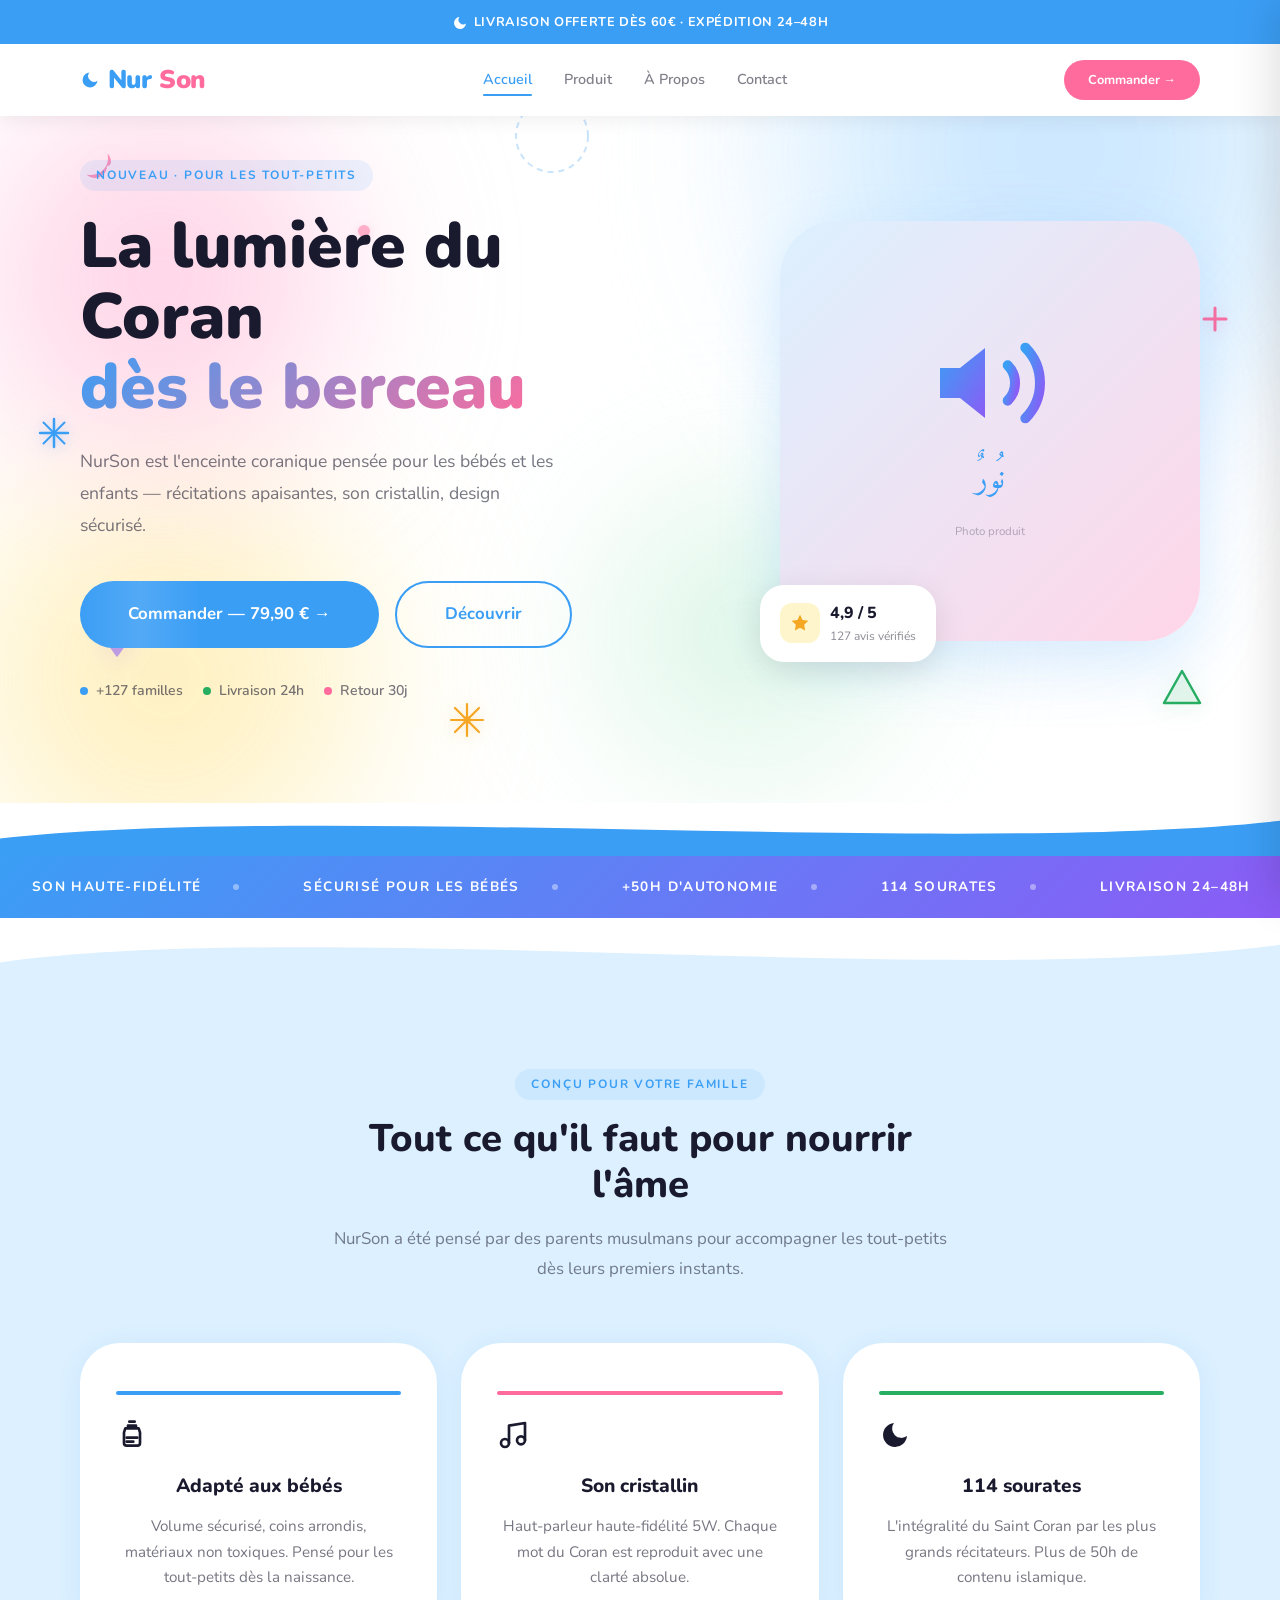
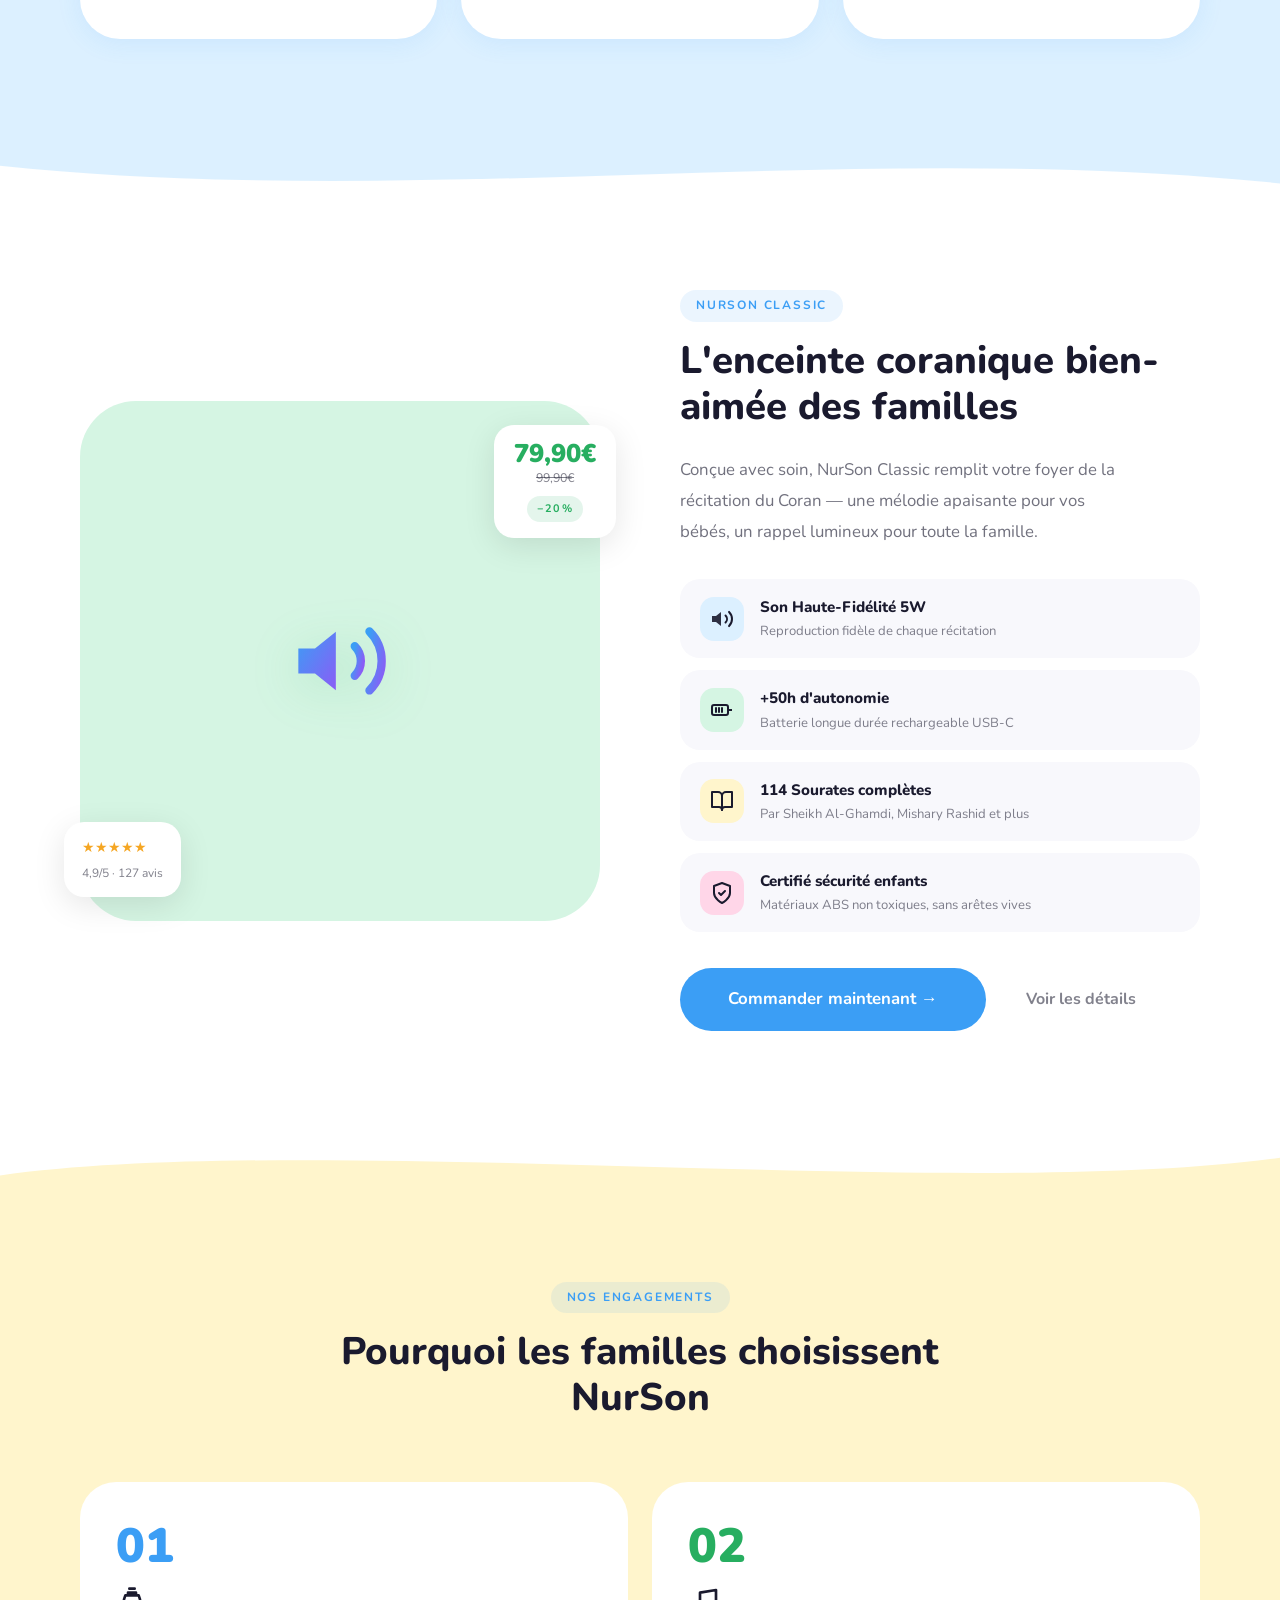
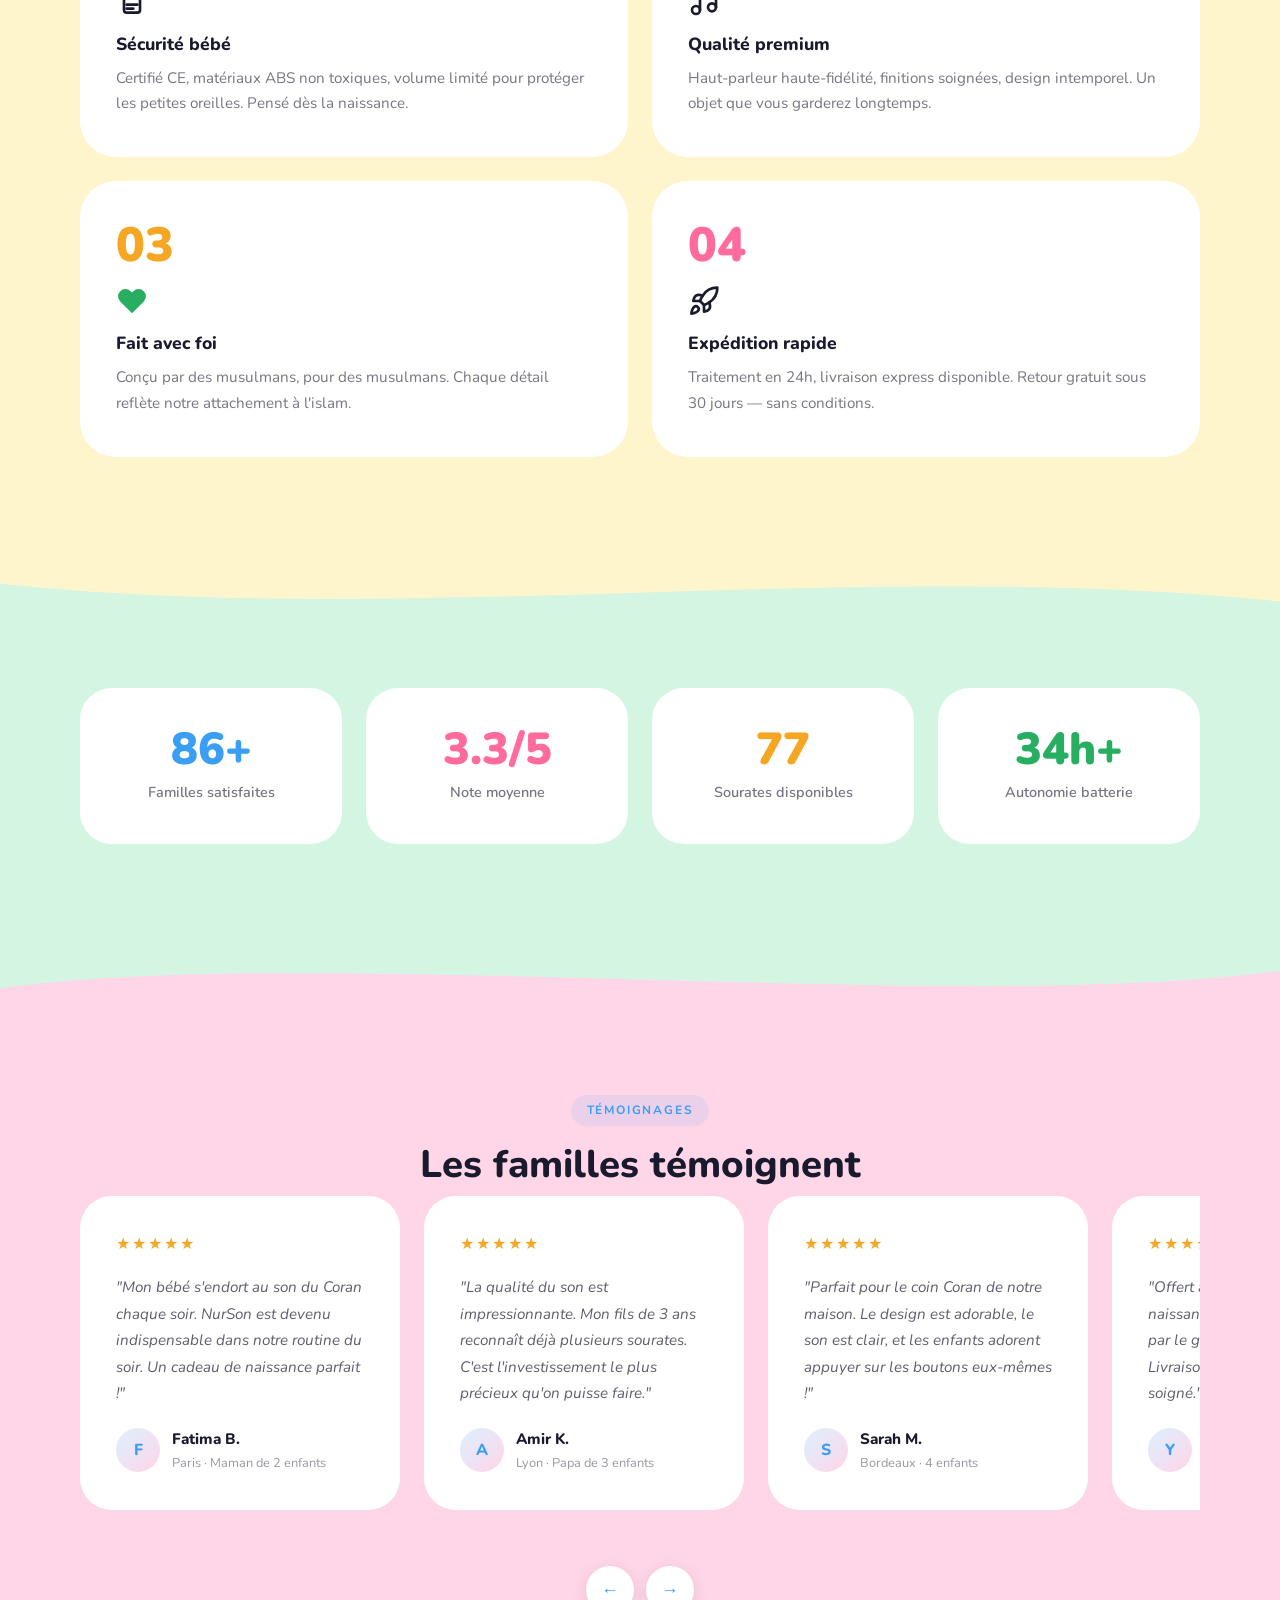
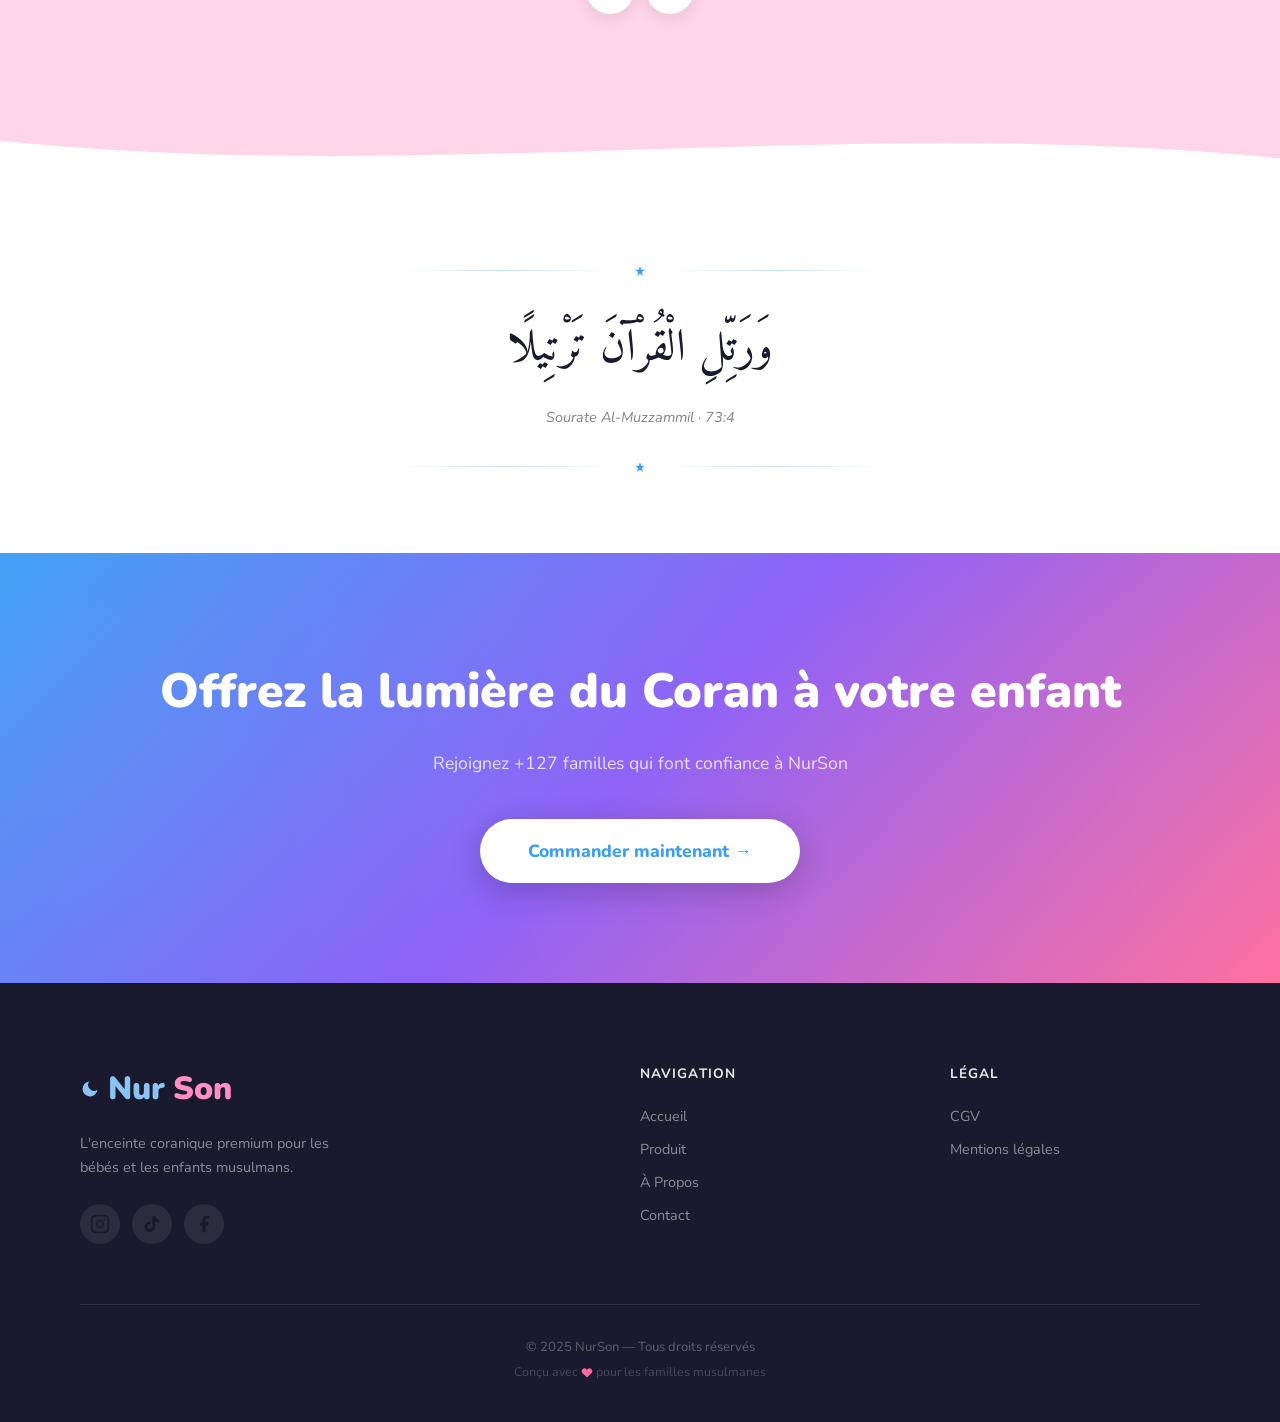
<file: index.html>
<!DOCTYPE html>
<html lang="fr">
<head>
  <meta charset="UTF-8" />
  <meta name="viewport" content="width=device-width, initial-scale=1.0" />
  <title>NurSon — Enceinte Coranique Premium pour Enfants</title>
  <meta name="description" content="NurSon est l'enceinte coranique premium pensée pour les bébés et les enfants — récitations apaisantes, son cristallin, design sécurisé. Offrez la musique du Coran à votre famille." />
  <link rel="canonical" href="https://nurson.fr/" />

  <meta property="og:type" content="website" />
  <meta property="og:url" content="https://nurson.fr/" />
  <meta property="og:title" content="NurSon — Enceinte Coranique Premium pour Enfants" />
  <meta property="og:description" content="NurSon est l'enceinte coranique premium pensée pour les bébés et les enfants — récitations apaisantes, son cristallin, design sécurisé." />
  <meta property="og:image" content="https://nurson.fr/images/og-image.jpg" />
  <meta property="og:locale" content="fr_FR" />

  <script type="application/ld+json">
  {
    "@context": "https://schema.org/",
    "@type": "Product",
    "name": "NurSon Classic — Enceinte Coranique Premium",
    "description": "Enceinte coranique premium pensée pour les bébés et les enfants musulmans. Coran complet, récitations apaisantes, son haute-fidélité, design sécurisé pour les tout-petits.",
    "sku": "NURSON-CLASSIC-001",
    "brand": { "@type": "Brand", "name": "NurSon" },
    "offers": {
      "@type": "Offer",
      "url": "https://nurson.fr/produit.html",
      "priceCurrency": "EUR",
      "price": "79.90",
      "availability": "https://schema.org/InStock",
      "seller": { "@type": "Organization", "name": "NurSon" }
    },
    "aggregateRating": {
      "@type": "AggregateRating",
      "ratingValue": "4.9",
      "reviewCount": "127"
    }
  }
  </script>

  <link rel="preconnect" href="https://fonts.googleapis.com" />
  <link rel="preconnect" href="https://fonts.gstatic.com" crossorigin />
  <link href="https://fonts.googleapis.com/css2?family=Cormorant+Garamond:ital,wght@0,300;0,400;0,600;1,300;1,400&family=Nunito:wght@400;500;600;700;800;900&family=Amiri:wght@400;700&display=swap" rel="stylesheet" />

  <link rel="stylesheet" href="css/style.css?v=14" />
  <link rel="stylesheet" href="css/animations.css?v=6" />
  <link rel="icon" type="image/svg+xml" href="images/favicon.svg" />
</head>
<body>

  <!-- Custom cursor -->
  <div id="cursor-dot"></div>
  <div id="cursor-ring"></div>

  <!-- Scroll progress -->
  <div id="scroll-progress"></div>

  <!-- ============================================================
       LOADER
       ============================================================ -->
  <div id="loader" class="loader">
    <div class="loader__arabic">بِسْمِ اللَّهِ</div>
    <div class="loader__logo">
      <span style="color:#3B9EF5">Nur</span><em style="color:#FF6B9D">Son</em>
    </div>
    <div class="loader__bar"><div class="loader__bar-fill"></div></div>
  </div>

  <!-- ============================================================
       ANNOUNCEMENT BAR
       ============================================================ -->
  <div class="announcement-bar" role="banner">
    <span><svg width="16" height="16" viewBox="0 0 24 24" fill="none" xmlns="http://www.w3.org/2000/svg" aria-hidden="true" style="display:inline-block;vertical-align:middle;margin-right:6px;color:white;"><path d="M21 12.79A9 9 0 1 1 11.21 3 7 7 0 0 0 21 12.79z" fill="currentColor"/></svg>LIVRAISON OFFERTE DÈS 60€ · EXPÉDITION 24–48H</span>
  </div>

  <!-- ============================================================
       NAVIGATION
       ============================================================ -->
  <nav class="nav" role="navigation" aria-label="Navigation principale">
    <div class="container">
      <div class="nav__inner">
        <a href="index.html" class="nav__logo" aria-label="NurSon — Accueil">
          <svg class="nav__logo-mark" width="20" height="20" viewBox="0 0 24 24" fill="none" xmlns="http://www.w3.org/2000/svg" aria-hidden="true"><path d="M21 12.79A9 9 0 1 1 11.21 3 7 7 0 0 0 21 12.79z" fill="currentColor"/></svg>
          <span style="color:#3B9EF5">Nur</span><span style="color:#FF6B9D">Son</span>
        </a>
        <div class="nav__links">
          <a href="index.html" class="nav__link active">Accueil</a>
          <a href="produit.html" class="nav__link">Produit</a>
          <a href="a-propos.html" class="nav__link">À Propos</a>
          <a href="contact.html" class="nav__link">Contact</a>
        </div>
        <div class="nav__cta">
          <a href="produit.html" class="btn btn-secondary" style="padding:10px 24px;font-size:0.8rem;">Commander →</a>
          <button class="nav__menu-btn" aria-label="Menu" aria-expanded="false">
            <span></span><span></span><span></span>
          </button>
        </div>
      </div>
    </div>
  </nav>

  <!-- ============================================================
       MOBILE NAV
       ============================================================ -->
  <div class="mobile-nav__overlay" id="mobileOverlay"></div>
  <nav class="mobile-nav" id="mobileNav" aria-label="Navigation mobile">
    <button class="mobile-nav__close" id="mobileNavClose" aria-label="Fermer le menu"><svg width="20" height="20" viewBox="0 0 24 24" fill="none" xmlns="http://www.w3.org/2000/svg" aria-hidden="true"><path d="M18 6L6 18M6 6l12 12" stroke="currentColor" stroke-width="2" stroke-linecap="round"/></svg></button>
    <a href="index.html" class="mobile-nav__link">Accueil</a>
    <a href="produit.html" class="mobile-nav__link">Produit</a>
    <a href="a-propos.html" class="mobile-nav__link">À Propos</a>
    <a href="contact.html" class="mobile-nav__link">Contact</a>
    <a href="produit.html" class="btn btn-secondary btn-full mt-32">Commander maintenant</a>
  </nav>

  <main>

    <!-- ============================================================
         HERO
         ============================================================ -->
    <section class="hero" aria-labelledby="hero-title">

      <!-- Colorful decorative blobs -->
      <div class="hero__dot-grid" aria-hidden="true"></div>
      <div class="hero__blobs" aria-hidden="true">
        <div class="hero__blob hero__blob--blue"></div>
        <div class="hero__blob hero__blob--yellow"></div>
        <div class="hero__blob hero__blob--pink"></div>
        <div class="hero__blob hero__blob--green"></div>
        <div class="hero__blob hero__blob--purple"></div>
      </div>
      <div class="hero__shapes" aria-hidden="true">

        <!-- Croissant de lune — haut gauche -->
        <div class="hero__shape hero__shape--moon">
          <svg width="44" height="44" viewBox="0 0 44 44" fill="none" xmlns="http://www.w3.org/2000/svg">
            <path d="M30 22C30 28.627 24.627 34 18 34C14.686 34 11.686 32.657 9.515 30.485C11.051 30.822 12.652 31 14.294 31C23.477 31 31 23.477 31 14.294C31 12.652 30.822 11.051 30.485 9.515C32.657 11.686 34 14.686 34 18C34 18 34 22 30 22Z" fill="#FF6B9D" opacity="0.7"/>
          </svg>
        </div>

        <!-- Étoile 4 branches — haut droite -->
        <div class="hero__shape hero__shape--star4">
          <svg width="36" height="36" viewBox="0 0 36 36" fill="none" xmlns="http://www.w3.org/2000/svg">
            <path d="M18 2 L20.5 15.5 L34 18 L20.5 20.5 L18 34 L15.5 20.5 L2 18 L15.5 15.5 Z" fill="#F5A623" opacity="0.75"/>
          </svg>
        </div>

        <!-- Sparkle / astérisque — milieu gauche -->
        <div class="hero__shape hero__shape--sparkle">
          <svg width="32" height="32" viewBox="0 0 32 32" fill="none" xmlns="http://www.w3.org/2000/svg">
            <line x1="16" y1="2" x2="16" y2="30" stroke="#3B9EF5" stroke-width="2.5" stroke-linecap="round"/>
            <line x1="2" y1="16" x2="30" y2="16" stroke="#3B9EF5" stroke-width="2.5" stroke-linecap="round"/>
            <line x1="5.5" y1="5.5" x2="26.5" y2="26.5" stroke="#3B9EF5" stroke-width="2" stroke-linecap="round"/>
            <line x1="26.5" y1="5.5" x2="5.5" y2="26.5" stroke="#3B9EF5" stroke-width="2" stroke-linecap="round"/>
          </svg>
        </div>

        <!-- Triangle outline — bas droite -->
        <div class="hero__shape hero__shape--triangle">
          <svg width="42" height="38" viewBox="0 0 42 38" fill="none" xmlns="http://www.w3.org/2000/svg">
            <path d="M21 3 L39 35 L3 35 Z" stroke="#27AE60" stroke-width="2.5" stroke-linejoin="round" fill="rgba(39,174,96,0.08)"/>
          </svg>
        </div>

        <!-- Losange — bas gauche -->
        <div class="hero__shape hero__shape--diamond">
          <svg width="30" height="40" viewBox="0 0 30 40" fill="none" xmlns="http://www.w3.org/2000/svg">
            <path d="M15 2 L28 20 L15 38 L2 20 Z" fill="#8B5CF6" opacity="0.55" stroke="#8B5CF6" stroke-width="1.5" stroke-linejoin="round"/>
          </svg>
        </div>

        <!-- Croix arrondie — milieu droite -->
        <div class="hero__shape hero__shape--plus">
          <svg width="28" height="28" viewBox="0 0 28 28" fill="none" xmlns="http://www.w3.org/2000/svg">
            <path d="M14 3 L14 25 M3 14 L25 14" stroke="#FF6B9D" stroke-width="3" stroke-linecap="round"/>
          </svg>
        </div>

        <!-- Anneau pointillé — haut centre-droite -->
        <div class="hero__shape hero__shape--ring-dashed">
          <svg width="80" height="80" viewBox="0 0 80 80" fill="none" xmlns="http://www.w3.org/2000/svg">
            <circle cx="40" cy="40" r="36" stroke="#3B9EF5" stroke-width="2" stroke-dasharray="6 5" opacity="0.35"/>
          </svg>
        </div>

        <!-- Étoile 6 branches / flocon — bas centre -->
        <div class="hero__shape hero__shape--hex">
          <svg width="38" height="38" viewBox="0 0 38 38" fill="none" xmlns="http://www.w3.org/2000/svg">
            <line x1="19" y1="3" x2="19" y2="35" stroke="#F5A623" stroke-width="2.2" stroke-linecap="round"/>
            <line x1="3" y1="19" x2="35" y2="19" stroke="#F5A623" stroke-width="2.2" stroke-linecap="round"/>
            <line x1="7" y1="7" x2="31" y2="31" stroke="#F5A623" stroke-width="2.2" stroke-linecap="round"/>
            <line x1="31" y1="7" x2="7" y2="31" stroke="#F5A623" stroke-width="2.2" stroke-linecap="round"/>
            <circle cx="19" cy="19" r="4" fill="#F5A623" opacity="0.5"/>
          </svg>
        </div>

        <!-- Petit cercle plein — accent rose top -->
        <div class="hero__shape hero__shape--dot-sm"></div>
        <!-- Petit cercle plein — accent vert -->
        <div class="hero__shape hero__shape--dot-sm2"></div>

      </div>

      <div class="container">
        <div class="hero__inner">

          <!-- Left: content -->
          <div class="hero__content">
            <div class="hero__eyebrow reveal-fade">
              <span class="t-label">Nouveau · Pour les tout-petits</span>
            </div>

            <h1 class="hero__title reveal-fade" id="hero-title" style="transition-delay:0.1s">
              La lumière du Coran<br><span class="hero__title-gradient">dès le berceau</span>
            </h1>

            <p class="hero__subtitle reveal-fade" style="transition-delay:0.25s">
              NurSon est l'enceinte coranique pensée pour les bébés et les enfants — récitations apaisantes, son cristallin, design sécurisé.
            </p>

            <div class="hero__actions reveal-fade" style="transition-delay:0.4s">
              <a href="produit.html" class="btn btn-primary btn-lg shine-sweep">Commander — 79,90 € →</a>
              <a href="#features" class="btn btn-outline btn-lg">Découvrir</a>
            </div>

            <div class="hero__trust reveal-fade" style="transition-delay:0.55s">
              <div class="hero__trust-item">
                <span class="hero__trust-dot hero__trust-dot--blue"></span>
                <span>+127 familles</span>
              </div>
              <div class="hero__trust-item">
                <span class="hero__trust-dot hero__trust-dot--green"></span>
                <span>Livraison 24h</span>
              </div>
              <div class="hero__trust-item">
                <span class="hero__trust-dot hero__trust-dot--pink"></span>
                <span>Retour 30j</span>
              </div>
            </div>
          </div>

          <!-- Right: product visual -->
          <div class="hero__visual reveal-fade" style="transition-delay:0.2s">
            <div class="hero__card">
              <div class="hero__card-icon"><svg width="120" height="120" viewBox="0 0 24 24" fill="none" xmlns="http://www.w3.org/2000/svg" aria-hidden="true">
  <defs>
    <linearGradient id="spkGrad" x1="0%" y1="0%" x2="100%" y2="100%">
      <stop offset="0%" stop-color="#3B9EF5"/>
      <stop offset="100%" stop-color="#8B5CF6"/>
    </linearGradient>
  </defs>
  <polygon points="11 5 6 9 2 9 2 15 6 15 11 19 11 5" fill="url(#spkGrad)"/>
  <path d="M15.54 8.46a5 5 0 0 1 0 7.07" stroke="url(#spkGrad)" stroke-width="2" stroke-linecap="round"/>
  <path d="M19.07 4.93a10 10 0 0 1 0 14.14" stroke="url(#spkGrad)" stroke-width="2" stroke-linecap="round"/>
</svg></div>
              <div class="hero__card-arabic" style="font-family:'Amiri',serif;font-size:2rem;color:#3B9EF5;margin-top:12px;">نُورٌ</div>
              <p style="font-size:0.72rem;color:rgba(26,26,46,0.3);margin-top:16px;text-align:center;">Photo produit</p>
            </div>
            <div class="hero__badge">
              <div style="display:flex;align-items:center;gap:10px;">
                <div style="width:40px;height:40px;background:#FFF5CC;border-radius:12px;display:flex;align-items:center;justify-content:center;"><svg width="20" height="20" viewBox="0 0 24 24" fill="currentColor" xmlns="http://www.w3.org/2000/svg" aria-hidden="true" style="color:#F5A623;"><polygon points="12 2 15.09 8.26 22 9.27 17 14.14 18.18 21.02 12 17.77 5.82 21.02 7 14.14 2 9.27 8.91 8.26 12 2"/></svg></div>
                <div>
                  <div style="font-weight:800;font-size:1rem;color:#1A1A2E;">4,9 / 5</div>
                  <div style="font-size:0.75rem;color:rgba(26,26,46,0.5);">127 avis vérifiés</div>
                </div>
              </div>
            </div>
          </div>

        </div>
      </div>
    </section>

    <!-- Wave: white → marquee (bleu) -->
    <div class="wave-divider" aria-hidden="true">
      <svg viewBox="0 0 1440 60" preserveAspectRatio="none" xmlns="http://www.w3.org/2000/svg">
        <path d="M0,40 C360,0 1080,60 1440,20 L1440,60 L0,60 Z" fill="#3B9EF5"/>
      </svg>
    </div>

    <!-- ============================================================
         MARQUEE STRIP
         ============================================================ -->
    <div class="marquee-section" aria-hidden="true">
      <div class="marquee-track">
        <span class="marquee-item">Son Haute-Fidélité<span class="marquee-dot"></span></span>
        <span class="marquee-item">Sécurisé pour les Bébés<span class="marquee-dot"></span></span>
        <span class="marquee-item">+50h d'Autonomie<span class="marquee-dot"></span></span>
        <span class="marquee-item">114 Sourates<span class="marquee-dot"></span></span>
        <span class="marquee-item">Livraison 24–48h<span class="marquee-dot"></span></span>
        <span class="marquee-item">Fabriqué avec Amour<span class="marquee-dot"></span></span>
        <span class="marquee-item">Son Haute-Fidélité<span class="marquee-dot"></span></span>
        <span class="marquee-item">Sécurisé pour les Bébés<span class="marquee-dot"></span></span>
        <span class="marquee-item">+50h d'Autonomie<span class="marquee-dot"></span></span>
        <span class="marquee-item">114 Sourates<span class="marquee-dot"></span></span>
        <span class="marquee-item">Livraison 24–48h<span class="marquee-dot"></span></span>
        <span class="marquee-item">Fabriqué avec Amour<span class="marquee-dot"></span></span>
      </div>
    </div>

    <!-- ============================================================
         FEATURES SECTION (pastel blue)
         ============================================================ -->
    <!-- Wave: white → blue -->
    <div class="wave-divider" aria-hidden="true">
      <svg viewBox="0 0 1440 80" preserveAspectRatio="none" xmlns="http://www.w3.org/2000/svg">
        <path d="M0,50 C360,0 1080,80 1440,30 L1440,80 L0,80 Z" fill="#DCF0FF"/>
      </svg>
    </div>

    <section class="features" id="features" aria-labelledby="features-title">
      <div class="container">
        <div class="section-header center reveal-fade">
          <span class="t-label">Conçu pour votre famille</span>
          <h2 id="features-title" class="t-headline" style="margin-top:16px;">
            Tout ce qu'il faut pour nourrir l'âme
          </h2>
          <p class="section-header__sub">
            NurSon a été pensé par des parents musulmans pour accompagner les tout-petits dès leurs premiers instants.
          </p>
        </div>

        <div class="features__grid">
          <div class="feature-card feature-card--blue reveal-fade" style="transition-delay:0.1s">
            <span class="feature-card__icon"><svg width="32" height="32" viewBox="0 0 24 24" fill="none" xmlns="http://www.w3.org/2000/svg" aria-hidden="true"><path d="M10 2h4M9 7V5h6v2M7 7h10l1 3v8a2 2 0 0 1-2 2H8a2 2 0 0 1-2-2v-8z" stroke="currentColor" stroke-width="2" stroke-linecap="round" stroke-linejoin="round"/><path d="M8 14h8M8 17h5" stroke="currentColor" stroke-width="2" stroke-linecap="round"/></svg></span>
            <h3 class="feature-card__title">Adapté aux bébés</h3>
            <p class="feature-card__text">Volume sécurisé, coins arrondis, matériaux non toxiques. Pensé pour les tout-petits dès la naissance.</p>
          </div>
          <div class="feature-card feature-card--pink reveal-fade" style="transition-delay:0.2s">
            <span class="feature-card__icon"><svg width="32" height="32" viewBox="0 0 24 24" fill="none" xmlns="http://www.w3.org/2000/svg" aria-hidden="true"><path d="M9 18V5l12-2v13" stroke="currentColor" stroke-width="2" stroke-linecap="round" stroke-linejoin="round"/><circle cx="6" cy="18" r="3" stroke="currentColor" stroke-width="2"/><circle cx="18" cy="16" r="3" stroke="currentColor" stroke-width="2"/></svg></span>
            <h3 class="feature-card__title">Son cristallin</h3>
            <p class="feature-card__text">Haut-parleur haute-fidélité 5W. Chaque mot du Coran est reproduit avec une clarté absolue.</p>
          </div>
          <div class="feature-card feature-card--green reveal-fade" style="transition-delay:0.3s">
            <span class="feature-card__icon"><svg width="32" height="32" viewBox="0 0 24 24" fill="none" xmlns="http://www.w3.org/2000/svg" aria-hidden="true"><path d="M21 12.79A9 9 0 1 1 11.21 3 7 7 0 0 0 21 12.79z" fill="currentColor"/></svg></span>
            <h3 class="feature-card__title">114 sourates</h3>
            <p class="feature-card__text">L'intégralité du Saint Coran par les plus grands récitateurs. Plus de 50h de contenu islamique.</p>
          </div>
        </div>
      </div>
    </section>

    <!-- Wave: blue → white -->
    <div class="wave-divider" aria-hidden="true" style="background:#DCF0FF;">
      <svg viewBox="0 0 1440 80" preserveAspectRatio="none" xmlns="http://www.w3.org/2000/svg">
        <path d="M0,30 C480,80 960,0 1440,50 L1440,80 L0,80 Z" fill="#FFFFFF"/>
      </svg>
    </div>

    <!-- ============================================================
         SHOWCASE SECTION (white)
         ============================================================ -->
    <section class="showcase" id="spotlight" aria-labelledby="showcase-title">
      <div class="container">
        <div class="showcase__inner">

          <!-- Left: product visual in green card -->
          <div class="reveal-fade">
            <div class="showcase__img-frame">
              <span class="showcase__img-frame-emoji"><svg width="100" height="100" viewBox="0 0 24 24" fill="none" xmlns="http://www.w3.org/2000/svg" aria-hidden="true">
  <defs>
    <linearGradient id="spkGrad2" x1="0%" y1="0%" x2="100%" y2="100%">
      <stop offset="0%" stop-color="#3B9EF5"/>
      <stop offset="100%" stop-color="#8B5CF6"/>
    </linearGradient>
  </defs>
  <polygon points="11 5 6 9 2 9 2 15 6 15 11 19 11 5" fill="url(#spkGrad2)"/>
  <path d="M15.54 8.46a5 5 0 0 1 0 7.07" stroke="url(#spkGrad2)" stroke-width="2" stroke-linecap="round"/>
  <path d="M19.07 4.93a10 10 0 0 1 0 14.14" stroke="url(#spkGrad2)" stroke-width="2" stroke-linecap="round"/>
</svg></span>
              <!-- Price badge -->
              <div class="showcase__badge-price">
                <div class="showcase__badge-price-main">79,90€</div>
                <div class="showcase__badge-price-old">99,90€</div>
                <div style="display:inline-block;background:rgba(39,174,96,0.12);color:#27AE60;font-size:0.68rem;font-weight:700;letter-spacing:0.1em;text-transform:uppercase;padding:4px 10px;border-radius:999px;margin-top:8px;">−20%</div>
              </div>
              <!-- Rating badge -->
              <div class="showcase__badge-rating">
                <div class="showcase__badge-rating-stars">★★★★★</div>
                <div class="showcase__badge-rating-text">4,9/5 · 127 avis</div>
              </div>
            </div>
          </div>

          <!-- Right: content + pills -->
          <div class="reveal-fade" style="transition-delay:0.15s">
            <span class="t-label">NurSon Classic</span>
            <h2 id="showcase-title" class="t-headline" style="margin-top:16px;margin-bottom:24px;">
              L'enceinte coranique bien-aimée des familles
            </h2>
            <p class="showcase__description">
              Conçue avec soin, NurSon Classic remplit votre foyer de la récitation du Coran — une mélodie apaisante pour vos bébés, un rappel lumineux pour toute la famille.
            </p>

            <div class="showcase__pills">
              <div class="showcase__pill">
                <div class="showcase__pill-icon showcase__pill-icon--blue"><svg width="24" height="24" viewBox="0 0 24 24" fill="none" xmlns="http://www.w3.org/2000/svg" aria-hidden="true"><polygon points="11 5 6 9 2 9 2 15 6 15 11 19 11 5" fill="currentColor" opacity="0.9"/><path d="M15.54 8.46a5 5 0 0 1 0 7.07" stroke="currentColor" stroke-width="2" stroke-linecap="round"/><path d="M19.07 4.93a10 10 0 0 1 0 14.14" stroke="currentColor" stroke-width="2" stroke-linecap="round"/></svg></div>
                <div>
                  <div class="showcase__pill-title">Son Haute-Fidélité 5W</div>
                  <div class="showcase__pill-text">Reproduction fidèle de chaque récitation</div>
                </div>
              </div>
              <div class="showcase__pill">
                <div class="showcase__pill-icon showcase__pill-icon--green"><svg width="24" height="24" viewBox="0 0 24 24" fill="none" xmlns="http://www.w3.org/2000/svg" aria-hidden="true"><rect x="2" y="7" width="16" height="10" rx="2" stroke="currentColor" stroke-width="2"/><path d="M18 11v2h4v-2h-4z" fill="currentColor"/><path d="M6 10v4M9 10v4M12 10v4" stroke="currentColor" stroke-width="2" stroke-linecap="round"/></svg></div>
                <div>
                  <div class="showcase__pill-title">+50h d'autonomie</div>
                  <div class="showcase__pill-text">Batterie longue durée rechargeable USB-C</div>
                </div>
              </div>
              <div class="showcase__pill">
                <div class="showcase__pill-icon showcase__pill-icon--yellow"><svg width="24" height="24" viewBox="0 0 24 24" fill="none" xmlns="http://www.w3.org/2000/svg" aria-hidden="true"><path d="M2 3h6a4 4 0 0 1 4 4v14a3 3 0 0 0-3-3H2z" stroke="currentColor" stroke-width="2" stroke-linecap="round" stroke-linejoin="round"/><path d="M22 3h-6a4 4 0 0 0-4 4v14a3 3 0 0 1 3-3h7z" stroke="currentColor" stroke-width="2" stroke-linecap="round" stroke-linejoin="round"/></svg></div>
                <div>
                  <div class="showcase__pill-title">114 Sourates complètes</div>
                  <div class="showcase__pill-text">Par Sheikh Al-Ghamdi, Mishary Rashid et plus</div>
                </div>
              </div>
              <div class="showcase__pill">
                <div class="showcase__pill-icon showcase__pill-icon--pink"><svg width="24" height="24" viewBox="0 0 24 24" fill="none" xmlns="http://www.w3.org/2000/svg" aria-hidden="true"><path d="M12 22s8-4 8-10V5l-8-3-8 3v7c0 6 8 10 8 10z" stroke="currentColor" stroke-width="2" stroke-linecap="round" stroke-linejoin="round"/><path d="M9 12l2 2 4-4" stroke="currentColor" stroke-width="2" stroke-linecap="round" stroke-linejoin="round"/></svg></div>
                <div>
                  <div class="showcase__pill-title">Certifié sécurité enfants</div>
                  <div class="showcase__pill-text">Matériaux ABS non toxiques, sans arêtes vives</div>
                </div>
              </div>
            </div>

            <div class="showcase__cta">
              <a href="produit.html" class="btn btn-primary btn-lg">Commander maintenant →</a>
              <a href="produit.html" class="btn btn-ghost">Voir les détails</a>
            </div>
          </div>

        </div>
      </div>
    </section>

    <!-- ============================================================
         WHY SECTION (pastel yellow)
         ============================================================ -->
    <!-- Wave: white → yellow -->
    <div class="wave-divider" aria-hidden="true">
      <svg viewBox="0 0 1440 80" preserveAspectRatio="none" xmlns="http://www.w3.org/2000/svg">
        <path d="M0,50 C360,0 1080,80 1440,30 L1440,80 L0,80 Z" fill="#FFF5CC"/>
      </svg>
    </div>

    <section class="why" aria-labelledby="why-title">
      <div class="container">
        <div class="section-header center reveal-fade">
          <span class="t-label">Nos engagements</span>
          <h2 id="why-title" class="t-headline" style="margin-top:16px;">
            Pourquoi les familles choisissent NurSon
          </h2>
        </div>

        <div class="why__grid">
          <div class="why-card reveal-fade" style="transition-delay:0.05s">
            <div class="why-card__num why-card__num--blue">01</div>
            <span class="why-card__icon"><svg width="32" height="32" viewBox="0 0 24 24" fill="none" xmlns="http://www.w3.org/2000/svg" aria-hidden="true"><path d="M10 2h4M9 7V5h6v2M7 7h10l1 3v8a2 2 0 0 1-2 2H8a2 2 0 0 1-2-2v-8z" stroke="currentColor" stroke-width="2" stroke-linecap="round" stroke-linejoin="round"/><path d="M8 14h8M8 17h5" stroke="currentColor" stroke-width="2" stroke-linecap="round"/></svg></span>
            <h3 class="why-card__title">Sécurité bébé</h3>
            <p class="why-card__text">Certifié CE, matériaux ABS non toxiques, volume limité pour protéger les petites oreilles. Pensé dès la naissance.</p>
          </div>
          <div class="why-card reveal-fade" style="transition-delay:0.1s">
            <div class="why-card__num why-card__num--green">02</div>
            <span class="why-card__icon"><svg width="32" height="32" viewBox="0 0 24 24" fill="none" xmlns="http://www.w3.org/2000/svg" aria-hidden="true"><path d="M9 18V5l12-2v13" stroke="currentColor" stroke-width="2" stroke-linecap="round" stroke-linejoin="round"/><circle cx="6" cy="18" r="3" stroke="currentColor" stroke-width="2"/><circle cx="18" cy="16" r="3" stroke="currentColor" stroke-width="2"/></svg></span>
            <h3 class="why-card__title">Qualité premium</h3>
            <p class="why-card__text">Haut-parleur haute-fidélité, finitions soignées, design intemporel. Un objet que vous garderez longtemps.</p>
          </div>
          <div class="why-card reveal-fade" style="transition-delay:0.15s">
            <div class="why-card__num why-card__num--orange">03</div>
            <span class="why-card__icon"><svg width="32" height="32" viewBox="0 0 24 24" fill="currentColor" xmlns="http://www.w3.org/2000/svg" aria-hidden="true" style="color:#27AE60;"><path d="M20.84 4.61a5.5 5.5 0 0 0-7.78 0L12 5.67l-1.06-1.06a5.5 5.5 0 0 0-7.78 7.78l1.06 1.06L12 21.23l7.78-7.78 1.06-1.06a5.5 5.5 0 0 0 0-7.78z"/></svg></span>
            <h3 class="why-card__title">Fait avec foi</h3>
            <p class="why-card__text">Conçu par des musulmans, pour des musulmans. Chaque détail reflète notre attachement à l'islam.</p>
          </div>
          <div class="why-card reveal-fade" style="transition-delay:0.2s">
            <div class="why-card__num why-card__num--pink">04</div>
            <span class="why-card__icon"><svg width="32" height="32" viewBox="0 0 24 24" fill="none" xmlns="http://www.w3.org/2000/svg" aria-hidden="true"><path d="M4.5 16.5c-1.5 1.26-2 5-2 5s3.74-.5 5-2c.71-.84.7-2.13-.09-2.91a2.18 2.18 0 0 0-2.91-.09z" stroke="currentColor" stroke-width="2" stroke-linecap="round" stroke-linejoin="round"/><path d="M12 15l-3-3a22 22 0 0 1 2-3.95A12.88 12.88 0 0 1 22 2c0 2.72-.78 7.5-6 11a22.35 22.35 0 0 1-4 2z" stroke="currentColor" stroke-width="2" stroke-linecap="round" stroke-linejoin="round"/><path d="M9 12H4s.55-3.03 2-4c1.62-1.08 5 0 5 0M12 15v5s3.03-.55 4-2c1.08-1.62 0-5 0-5" stroke="currentColor" stroke-width="2" stroke-linecap="round" stroke-linejoin="round"/></svg></span>
            <h3 class="why-card__title">Expédition rapide</h3>
            <p class="why-card__text">Traitement en 24h, livraison express disponible. Retour gratuit sous 30 jours — sans conditions.</p>
          </div>
        </div>
      </div>
    </section>

    <!-- Wave: yellow → green (direct, no white gap) -->
    <div class="wave-divider" aria-hidden="true" style="background:#FFF5CC;">
      <svg viewBox="0 0 1440 80" preserveAspectRatio="none" xmlns="http://www.w3.org/2000/svg">
        <path d="M0,30 C480,80 960,0 1440,50 L1440,80 L0,80 Z" fill="#D5F5E3"/>
      </svg>
    </div>

    <!-- ============================================================
         STATS SECTION (pastel green)
         ============================================================ -->

    <section class="stats" aria-label="Nos chiffres">
      <div class="container">
        <div class="stats__grid">
          <div class="stat-item reveal-fade">
            <div class="stat-item__num" style="color:#3B9EF5;">
              <span class="counter" data-target="127" data-suffix="">0</span>+
            </div>
            <div class="stat-item__label">Familles satisfaites</div>
          </div>
          <div class="stat-item reveal-fade" style="transition-delay:0.1s">
            <div class="stat-item__num" style="color:#FF6B9D;">
              <span class="counter" data-target="4.9" data-decimals="1" data-suffix="">0</span>/5
            </div>
            <div class="stat-item__label">Note moyenne</div>
          </div>
          <div class="stat-item reveal-fade" style="transition-delay:0.2s">
            <div class="stat-item__num" style="color:#F5A623;">
              <span class="counter" data-target="114" data-suffix="">0</span>
            </div>
            <div class="stat-item__label">Sourates disponibles</div>
          </div>
          <div class="stat-item reveal-fade" style="transition-delay:0.3s">
            <div class="stat-item__num" style="color:#27AE60;">
              <span class="counter" data-target="50" data-suffix="h+">0</span>
            </div>
            <div class="stat-item__label">Autonomie batterie</div>
          </div>
        </div>
      </div>
    </section>

    <!-- Wave: green → pink (direct, no white gap) -->
    <div class="wave-divider" aria-hidden="true" style="background:#D5F5E3;">
      <svg viewBox="0 0 1440 80" preserveAspectRatio="none" xmlns="http://www.w3.org/2000/svg">
        <path d="M0,50 C360,0 1080,80 1440,30 L1440,80 L0,80 Z" fill="#FFD6E8"/>
      </svg>
    </div>

    <!-- ============================================================
         TESTIMONIALS SECTION (pastel pink)
         ============================================================ -->

    <section class="testimonials" aria-labelledby="testi-title">
      <div class="container">
        <div class="testimonials__header section-header center reveal-fade">
          <span class="t-label">Témoignages</span>
          <h2 id="testi-title" class="t-headline" style="margin-top:16px;">
            Les familles témoignent
          </h2>
        </div>

        <div class="testimonials__track-wrap">
          <div class="testimonials__track stagger-children" id="testiTrack">
            <div class="testi-card">
              <div class="testi-card__stars">★★★★★</div>
              <p class="testi-card__text">"Mon bébé s'endort au son du Coran chaque soir. NurSon est devenu indispensable dans notre routine du soir. Un cadeau de naissance parfait !"</p>
              <div class="testi-card__author">
                <div class="testi-card__avatar">F</div>
                <div>
                  <div class="testi-card__name">Fatima B.</div>
                  <div class="testi-card__loc">Paris · Maman de 2 enfants</div>
                </div>
              </div>
            </div>
            <div class="testi-card">
              <div class="testi-card__stars">★★★★★</div>
              <p class="testi-card__text">"La qualité du son est impressionnante. Mon fils de 3 ans reconnaît déjà plusieurs sourates. C'est l'investissement le plus précieux qu'on puisse faire."</p>
              <div class="testi-card__author">
                <div class="testi-card__avatar">A</div>
                <div>
                  <div class="testi-card__name">Amir K.</div>
                  <div class="testi-card__loc">Lyon · Papa de 3 enfants</div>
                </div>
              </div>
            </div>
            <div class="testi-card">
              <div class="testi-card__stars">★★★★★</div>
              <p class="testi-card__text">"Parfait pour le coin Coran de notre maison. Le design est adorable, le son est clair, et les enfants adorent appuyer sur les boutons eux-mêmes !"</p>
              <div class="testi-card__author">
                <div class="testi-card__avatar">S</div>
                <div>
                  <div class="testi-card__name">Sarah M.</div>
                  <div class="testi-card__loc">Bordeaux · 4 enfants</div>
                </div>
              </div>
            </div>
            <div class="testi-card">
              <div class="testi-card__stars">★★★★★</div>
              <p class="testi-card__text">"Offert à ma nièce pour sa naissance. La famille était touchée par le geste et la qualité du produit. Livraison ultra rapide, emballage soigné."</p>
              <div class="testi-card__author">
                <div class="testi-card__avatar">Y</div>
                <div>
                  <div class="testi-card__name">Youssef R.</div>
                  <div class="testi-card__loc">Marseille</div>
                </div>
              </div>
            </div>
          </div>
        </div>

        <div class="testimonials__nav">
          <button class="testi-nav-btn" aria-label="Précédent" id="testiPrev">←</button>
          <button class="testi-nav-btn" aria-label="Suivant" id="testiNext">→</button>
        </div>
      </div>
    </section>

    <!-- Wave: pink → white -->
    <div class="wave-divider" aria-hidden="true" style="background:#FFD6E8;">
      <svg viewBox="0 0 1440 80" preserveAspectRatio="none" xmlns="http://www.w3.org/2000/svg">
        <path d="M0,30 C480,80 960,0 1440,50 L1440,80 L0,80 Z" fill="#FFFFFF"/>
      </svg>
    </div>

    <!-- ============================================================
         ARABIC VERSE SECTION (white)
         ============================================================ -->
    <section class="verse-section" aria-label="Verset coranique">
      <div class="container">
        <div class="verse-divider">
          <div class="verse-divider__line"></div>
          <span class="verse-divider__star"><svg width="12" height="12" viewBox="0 0 24 24" fill="currentColor" xmlns="http://www.w3.org/2000/svg" aria-hidden="true"><path d="M12 2l2.4 7.6H22l-6.4 4.6 2.4 7.8L12 17.4l-6 4.6 2.4-7.8L2 9.6h7.6z"/></svg></span>
          <div class="verse-divider__line"></div>
        </div>
        <p class="t-arabic reveal-fade">وَرَتِّلِ الْقُرْآنَ تَرْتِيلًا</p>
        <p class="verse-section__ref reveal-fade" style="transition-delay:0.2s">Sourate Al-Muzzammil · 73:4</p>
        <div class="verse-divider" style="margin-top:24px;margin-bottom:0;">
          <div class="verse-divider__line"></div>
          <span class="verse-divider__star"><svg width="12" height="12" viewBox="0 0 24 24" fill="currentColor" xmlns="http://www.w3.org/2000/svg" aria-hidden="true"><path d="M12 2l2.4 7.6H22l-6.4 4.6 2.4 7.8L12 17.4l-6 4.6 2.4-7.8L2 9.6h7.6z"/></svg></span>
          <div class="verse-divider__line"></div>
        </div>
      </div>
    </section>

    <!-- ============================================================
         CTA SECTION (gradient)
         ============================================================ -->
    <section class="cta-section" aria-labelledby="cta-title">
      <div class="container" style="text-align:center;position:relative;z-index:1;">
        <h2 id="cta-title" style="color:white;font-size:clamp(1.8rem,4vw,3rem);font-weight:900;margin-bottom:20px;">
          Offrez la lumière du Coran à votre enfant
        </h2>
        <p style="color:rgba(255,255,255,0.8);font-size:1.1rem;margin-bottom:40px;line-height:1.7;">
          Rejoignez +127 familles qui font confiance à NurSon
        </p>
        <a href="produit.html" class="btn" style="background:white;color:#3B9EF5;font-weight:800;font-size:1.1rem;padding:18px 48px;border-radius:999px;box-shadow:0 8px 32px rgba(0,0,0,0.2);">
          Commander maintenant →
        </a>
      </div>
    </section>

  </main>

  <!-- ============================================================
       FOOTER
       ============================================================ -->
  <footer class="footer">
    <div class="container">
      <div class="footer__inner">

        <div class="footer__brand">
          <div class="footer__logo">
            <svg class="footer__logo-mark" width="20" height="20" viewBox="0 0 24 24" fill="none" xmlns="http://www.w3.org/2000/svg" aria-hidden="true"><path d="M21 12.79A9 9 0 1 1 11.21 3 7 7 0 0 0 21 12.79z" fill="currentColor"/></svg>
            <span style="color:#89C4F4">Nur</span><span style="color:#FF8EC4">Son</span>
          </div>
          <p class="footer__tagline">L'enceinte coranique premium pour les bébés et les enfants musulmans.</p>
          <div class="footer__social">
            <a href="#" class="footer__social-link" aria-label="Instagram"><svg width="20" height="20" viewBox="0 0 24 24" fill="none" xmlns="http://www.w3.org/2000/svg" aria-hidden="true"><rect x="2" y="2" width="20" height="20" rx="5" stroke="currentColor" stroke-width="2"/><circle cx="12" cy="12" r="4" stroke="currentColor" stroke-width="2"/><circle cx="17.5" cy="6.5" r="1" fill="currentColor"/></svg></a>
            <a href="#" class="footer__social-link" aria-label="TikTok"><svg width="20" height="20" viewBox="0 0 24 24" fill="currentColor" xmlns="http://www.w3.org/2000/svg" aria-hidden="true"><path d="M19.59 6.69a4.83 4.83 0 0 1-3.77-4.25V2h-3.45v13.67a2.89 2.89 0 0 1-2.88 2.5 2.89 2.89 0 0 1-2.89-2.89 2.89 2.89 0 0 1 2.89-2.89c.28 0 .54.04.79.1V9.01a6.37 6.37 0 0 0-.79-.05 6.34 6.34 0 0 0-6.34 6.34 6.34 6.34 0 0 0 6.34 6.34 6.34 6.34 0 0 0 6.33-6.34V8.69a8.18 8.18 0 0 0 4.78 1.52V6.74a4.85 4.85 0 0 1-1.01-.05z"/></svg></a>
            <a href="#" class="footer__social-link" aria-label="Facebook"><svg width="20" height="20" viewBox="0 0 24 24" fill="currentColor" xmlns="http://www.w3.org/2000/svg" aria-hidden="true"><path d="M18 2h-3a5 5 0 0 0-5 5v3H7v4h3v8h4v-8h3l1-4h-4V7a1 1 0 0 1 1-1h3z"/></svg></a>
          </div>
        </div>

        <div class="footer__col">
          <div class="footer__col-title">Navigation</div>
          <a href="index.html" class="footer__link">Accueil</a>
          <a href="produit.html" class="footer__link">Produit</a>
          <a href="a-propos.html" class="footer__link">À Propos</a>
          <a href="contact.html" class="footer__link">Contact</a>
        </div>

        <div class="footer__col">
          <div class="footer__col-title">Légal</div>
          <a href="cgv.html" class="footer__link">CGV</a>
          <a href="mentions-legales.html" class="footer__link">Mentions légales</a>
        </div>

      </div>
      <div class="footer__bottom">
        <p style="color:rgba(255,255,255,0.3);font-size:0.82rem;">© 2025 NurSon — Tous droits réservés</p>
        <p style="color:rgba(255,255,255,0.2);font-size:0.78rem;margin-top:4px;">Conçu avec <svg width="12" height="12" viewBox="0 0 24 24" fill="#FF6B9D" xmlns="http://www.w3.org/2000/svg" aria-hidden="true" style="display:inline-block;vertical-align:middle;"><path d="M20.84 4.61a5.5 5.5 0 0 0-7.78 0L12 5.67l-1.06-1.06a5.5 5.5 0 0 0-7.78 7.78l1.06 1.06L12 21.23l7.78-7.78 1.06-1.06a5.5 5.5 0 0 0 0-7.78z"/></svg> pour les familles musulmanes</p>
      </div>
    </div>
  </footer>

  <div class="toast" role="alert" aria-live="polite"></div>

  <script src="js/main.js?v=2"></script>
  <script>
    // Mobile nav toggle
    const menuBtn = document.querySelector('.nav__menu-btn');
    const mobileNav = document.getElementById('mobileNav');
    const mobileOverlay = document.getElementById('mobileOverlay');
    const mobileNavClose = document.getElementById('mobileNavClose');

    function openNav() {
      mobileNav.classList.add('open');
      mobileOverlay.classList.add('open');
      if (menuBtn) menuBtn.setAttribute('aria-expanded', 'true');
    }
    function closeNav() {
      mobileNav.classList.remove('open');
      mobileOverlay.classList.remove('open');
      if (menuBtn) menuBtn.setAttribute('aria-expanded', 'false');
    }

    if (menuBtn) menuBtn.addEventListener('click', openNav);
    if (mobileNavClose) mobileNavClose.addEventListener('click', closeNav);
    if (mobileOverlay) mobileOverlay.addEventListener('click', closeNav);

    // Nav scroll state
    const nav = document.querySelector('.nav');
    const announcementHeight = 44;
    window.addEventListener('scroll', () => {
      if (window.scrollY > announcementHeight) {
        nav.classList.add('scrolled');
      } else {
        nav.classList.remove('scrolled');
      }
    });

    // Testimonials nav
    const testiTrack = document.getElementById('testiTrack');
    const testiPrev = document.getElementById('testiPrev');
    const testiNext = document.getElementById('testiNext');
    if (testiTrack && testiPrev && testiNext) {
      const scrollAmount = 344;
      testiNext.addEventListener('click', () => {
        testiTrack.scrollBy({ left: scrollAmount, behavior: 'smooth' });
      });
      testiPrev.addEventListener('click', () => {
        testiTrack.scrollBy({ left: -scrollAmount, behavior: 'smooth' });
      });
    }

    // Reveal on scroll
    const revealEls = document.querySelectorAll('.reveal-fade, .reveal-line');
    const observer = new IntersectionObserver((entries) => {
      entries.forEach(entry => {
        if (entry.isIntersecting) {
          entry.target.classList.add('visible');
        }
      });
    }, { threshold: 0.1 });
    revealEls.forEach(el => observer.observe(el));
  </script>
</body>
</html>
</file>
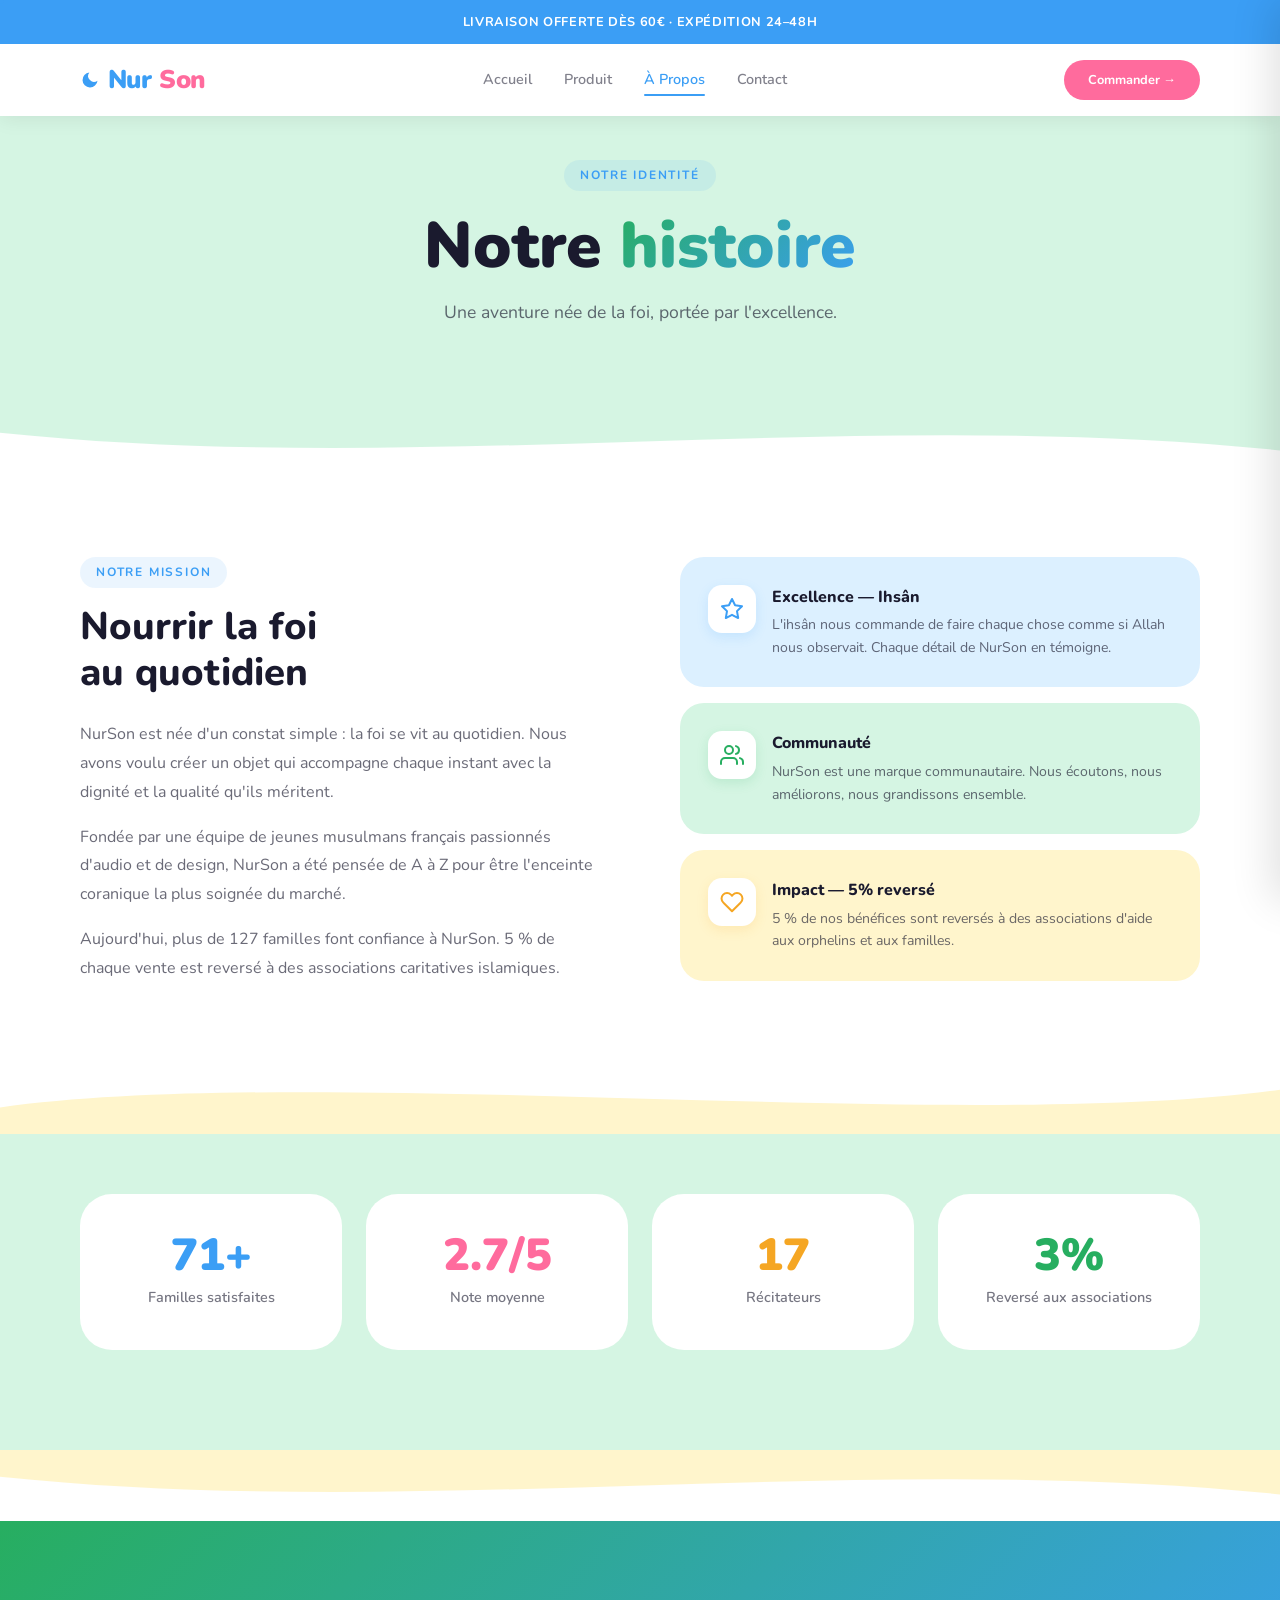
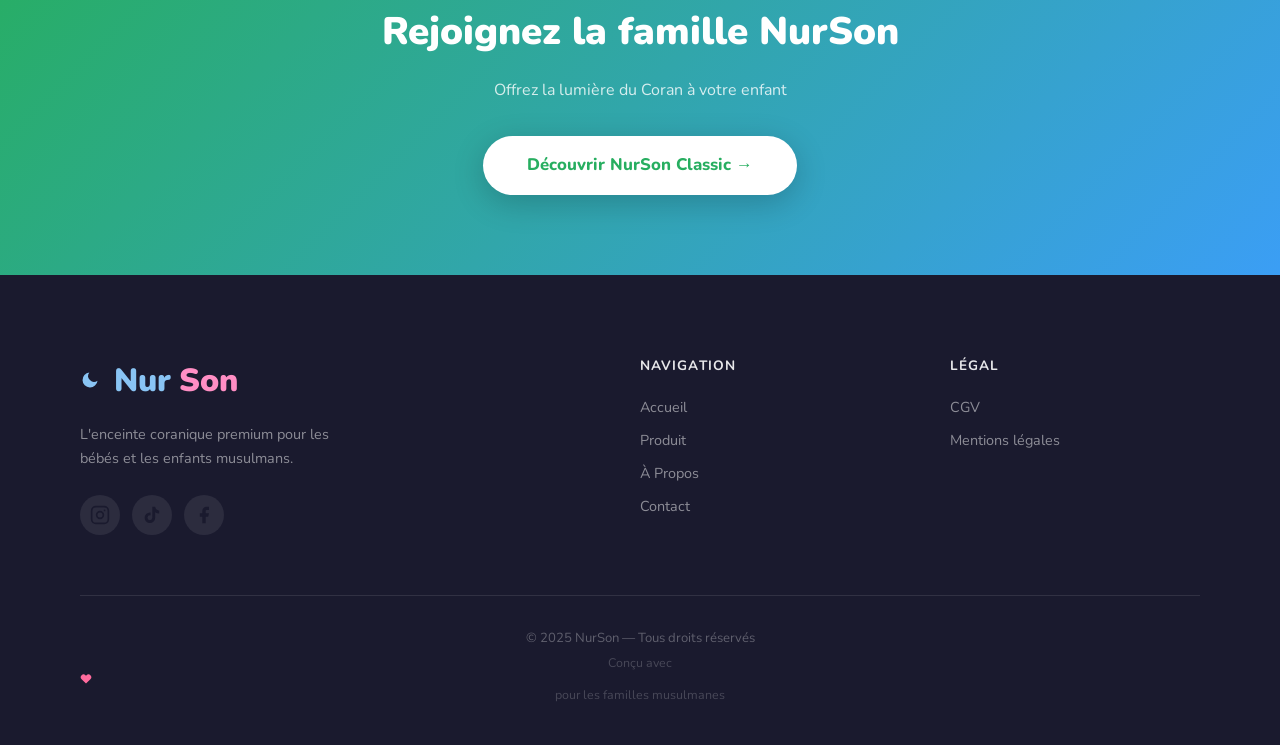
<file: a-propos.html>
<!DOCTYPE html>
<html lang="fr">
<head>
  <meta charset="UTF-8" />
  <meta name="viewport" content="width=device-width, initial-scale=1.0" />
  <title>Notre Histoire — NurSon | Mission & Valeurs</title>
  <meta name="description" content="Découvrez l'histoire de NurSon, marque française de produits islamiques premium. Notre mission : nourrir la foi des familles musulmanes avec excellence et authenticité." />
  <link rel="canonical" href="https://nurson.fr/a-propos.html" />
  <meta property="og:type" content="website" />
  <meta property="og:url" content="https://nurson.fr/a-propos.html" />
  <meta property="og:title" content="Notre Histoire — NurSon" />
  <meta property="og:description" content="Découvrez l'histoire et la mission de NurSon, marque islamique premium conçue par des musulmans, pour des musulmans." />
  <meta property="og:image" content="https://nurson.fr/images/og-image.jpg" />
  <meta property="og:locale" content="fr_FR" />

  <link rel="preconnect" href="https://fonts.googleapis.com" />
  <link rel="preconnect" href="https://fonts.gstatic.com" crossorigin />
  <link href="https://fonts.googleapis.com/css2?family=Cormorant+Garamond:ital,wght@0,300;0,400;0,600;1,300;1,400&family=Nunito:wght@400;500;600;700;800;900&family=Amiri:wght@400;700&display=swap" rel="stylesheet" />

  <link rel="stylesheet" href="css/style.css?v=14" />
  <link rel="stylesheet" href="css/animations.css?v=6" />
  <link rel="icon" type="image/svg+xml" href="images/favicon.svg" />

  <script type="application/ld+json">
  {"@context":"https://schema.org","@type":"Organization","name":"NurSon","url":"https://nurson.fr","description":"Boutique en ligne de produits islamiques premium.","contactPoint":{"@type":"ContactPoint","email":"contact@nurson.fr","contactType":"customer service","availableLanguage":"French"}}
  </script>
</head>
<body>

  <!-- Loader -->
  <div id="loader" class="loader">
    <div class="loader__arabic">نُورٌ</div>
    <div class="loader__logo"><span style="color:#3B9EF5">Nur</span><em style="color:#FF6B9D">Son</em></div>
    <div class="loader__bar"><div class="loader__bar-fill"></div></div>
  </div>

  <div id="cursor-dot"></div>
  <div id="cursor-ring"></div>
  <div id="scroll-progress"></div>

  <div class="announcement-bar" role="banner">
    <span>LIVRAISON OFFERTE DÈS 60€ · EXPÉDITION 24–48H</span>
  </div>

  <nav class="nav" role="navigation" aria-label="Navigation principale">
    <div class="container">
      <div class="nav__inner">
        <a href="index.html" class="nav__logo" aria-label="NurSon — Accueil">
          <svg width="20" height="20" viewBox="0 0 24 24" fill="none" class="nav__logo-mark" aria-hidden="true"><path d="M21 12.79A9 9 0 1 1 11.21 3 7 7 0 0 0 21 12.79z" fill="currentColor"/></svg>
          <span style="color:#3B9EF5">Nur</span><span style="color:#FF6B9D">Son</span>
        </a>
        <div class="nav__links">
          <a href="index.html" class="nav__link">Accueil</a>
          <a href="produit.html" class="nav__link">Produit</a>
          <a href="a-propos.html" class="nav__link active">À Propos</a>
          <a href="contact.html" class="nav__link">Contact</a>
        </div>
        <div class="nav__cta">
          <a href="produit.html" class="btn btn-secondary" style="padding:10px 24px;font-size:0.8rem;">Commander →</a>
          <button class="nav__menu-btn" aria-label="Menu" aria-expanded="false"><span></span><span></span><span></span></button>
        </div>
      </div>
    </div>
  </nav>

  <div class="mobile-nav__overlay" id="mobileOverlay"></div>
  <nav class="mobile-nav" id="mobileNav" aria-label="Navigation mobile">
    <button class="mobile-nav__close" id="mobileNavClose" aria-label="Fermer">
      <svg width="20" height="20" viewBox="0 0 24 24" fill="none" aria-hidden="true"><line x1="18" y1="6" x2="6" y2="18" stroke="currentColor" stroke-width="2.5" stroke-linecap="round"/><line x1="6" y1="6" x2="18" y2="18" stroke="currentColor" stroke-width="2.5" stroke-linecap="round"/></svg>
    </button>
    <a href="index.html" class="mobile-nav__link">Accueil</a>
    <a href="produit.html" class="mobile-nav__link">Produit</a>
    <a href="a-propos.html" class="mobile-nav__link">À Propos</a>
    <a href="contact.html" class="mobile-nav__link">Contact</a>
    <a href="produit.html" class="btn btn-secondary btn-full mt-32">Commander maintenant</a>
  </nav>

  <main>
    <!-- Page hero — pastel green -->
    <section style="background:#D5F5E3;padding:160px 0 80px;position:relative;">
      <div class="container" style="text-align:center;">
        <span class="t-label reveal-fade">Notre identité</span>
        <h1 style="font-family:'Nunito',sans-serif;font-size:clamp(2.4rem,5vw,4rem);font-weight:900;color:#1A1A2E;margin:20px 0 16px;line-height:1.1;" class="reveal-fade">
          Notre <span style="background:linear-gradient(135deg,#27AE60,#3B9EF5);-webkit-background-clip:text;-webkit-text-fill-color:transparent;background-clip:text;">histoire</span>
        </h1>
        <p style="font-size:1.1rem;color:rgba(26,26,46,0.65);max-width:520px;margin:0 auto;" class="reveal-fade">
          Une aventure née de la foi, portée par l'excellence.
        </p>
      </div>
    </section>

    <!-- Wave: green → white -->
    <div class="wave-divider" aria-hidden="true" style="background:#D5F5E3;">
      <svg viewBox="0 0 1440 80" preserveAspectRatio="none" xmlns="http://www.w3.org/2000/svg">
        <path d="M0,30 C480,80 960,0 1440,50 L1440,80 L0,80 Z" fill="#FFFFFF"/>
      </svg>
    </div>

    <!-- Mission section — white -->
    <section style="padding:80px 0;background:white;">
      <div class="container">
        <div style="display:grid;grid-template-columns:1fr 1fr;gap:80px;align-items:start;">
          <div>
            <span class="t-label reveal-fade">Notre mission</span>
            <h2 class="t-headline reveal-fade" style="margin:16px 0 24px;">Nourrir la foi<br/>au quotidien</h2>
            <p style="color:rgba(26,26,46,0.65);line-height:1.8;margin-bottom:16px;" class="reveal-fade">NurSon est née d'un constat simple : la foi se vit au quotidien. Nous avons voulu créer un objet qui accompagne chaque instant avec la dignité et la qualité qu'ils méritent.</p>
            <p style="color:rgba(26,26,46,0.65);line-height:1.8;margin-bottom:16px;" class="reveal-fade">Fondée par une équipe de jeunes musulmans français passionnés d'audio et de design, NurSon a été pensée de A à Z pour être l'enceinte coranique la plus soignée du marché.</p>
            <p style="color:rgba(26,26,46,0.65);line-height:1.8;" class="reveal-fade">Aujourd'hui, plus de 127 familles font confiance à NurSon. 5 % de chaque vente est reversé à des associations caritatives islamiques.</p>
          </div>
          <div style="display:flex;flex-direction:column;gap:16px;">
            <div style="background:#DCF0FF;border-radius:24px;padding:28px;display:flex;gap:16px;" class="reveal-fade">
              <div style="width:48px;height:48px;background:white;border-radius:14px;display:flex;align-items:center;justify-content:center;flex-shrink:0;box-shadow:0 4px 12px rgba(59,158,245,0.15);">
                <svg width="24" height="24" viewBox="0 0 24 24" fill="none" style="color:#3B9EF5;" aria-hidden="true"><polygon points="12 2 15.09 8.26 22 9.27 17 14.14 18.18 21.02 12 17.77 5.82 21.02 7 14.14 2 9.27 8.91 8.26 12 2" stroke="currentColor" stroke-width="2" stroke-linecap="round" stroke-linejoin="round"/></svg>
              </div>
              <div><div style="font-weight:800;color:#1A1A2E;margin-bottom:4px;">Excellence — Ihsân</div><div style="font-size:0.88rem;color:rgba(26,26,46,0.65);line-height:1.6;">L'ihsân nous commande de faire chaque chose comme si Allah nous observait. Chaque détail de NurSon en témoigne.</div></div>
            </div>
            <div style="background:#D5F5E3;border-radius:24px;padding:28px;display:flex;gap:16px;" class="reveal-fade">
              <div style="width:48px;height:48px;background:white;border-radius:14px;display:flex;align-items:center;justify-content:center;flex-shrink:0;box-shadow:0 4px 12px rgba(39,174,96,0.15);">
                <svg width="24" height="24" viewBox="0 0 24 24" fill="none" style="color:#27AE60;" aria-hidden="true"><path d="M17 21v-2a4 4 0 0 0-4-4H5a4 4 0 0 0-4 4v2" stroke="currentColor" stroke-width="2" stroke-linecap="round" stroke-linejoin="round"/><circle cx="9" cy="7" r="4" stroke="currentColor" stroke-width="2"/><path d="M23 21v-2a4 4 0 0 0-3-3.87M16 3.13a4 4 0 0 1 0 7.75" stroke="currentColor" stroke-width="2" stroke-linecap="round" stroke-linejoin="round"/></svg>
              </div>
              <div><div style="font-weight:800;color:#1A1A2E;margin-bottom:4px;">Communauté</div><div style="font-size:0.88rem;color:rgba(26,26,46,0.65);line-height:1.6;">NurSon est une marque communautaire. Nous écoutons, nous améliorons, nous grandissons ensemble.</div></div>
            </div>
            <div style="background:#FFF5CC;border-radius:24px;padding:28px;display:flex;gap:16px;" class="reveal-fade">
              <div style="width:48px;height:48px;background:white;border-radius:14px;display:flex;align-items:center;justify-content:center;flex-shrink:0;box-shadow:0 4px 12px rgba(245,166,35,0.15);">
                <svg width="24" height="24" viewBox="0 0 24 24" fill="none" style="color:#F5A623;" aria-hidden="true"><path d="M20.84 4.61a5.5 5.5 0 0 0-7.78 0L12 5.67l-1.06-1.06a5.5 5.5 0 0 0-7.78 7.78l1.06 1.06L12 21.23l7.78-7.78 1.06-1.06a5.5 5.5 0 0 0 0-7.78z" stroke="currentColor" stroke-width="2" stroke-linecap="round" stroke-linejoin="round"/></svg>
              </div>
              <div><div style="font-weight:800;color:#1A1A2E;margin-bottom:4px;">Impact — 5% reversé</div><div style="font-size:0.88rem;color:rgba(26,26,46,0.65);line-height:1.6;">5 % de nos bénéfices sont reversés à des associations d'aide aux orphelins et aux familles.</div></div>
            </div>
          </div>
        </div>
      </div>
    </section>

    <!-- Stats — pastel yellow -->
    <div class="wave-divider" aria-hidden="true">
      <svg viewBox="0 0 1440 80" preserveAspectRatio="none" xmlns="http://www.w3.org/2000/svg">
        <path d="M0,50 C360,0 1080,80 1440,30 L1440,80 L0,80 Z" fill="#FFF5CC"/>
      </svg>
    </div>
    <section class="stats" aria-label="NurSon en chiffres">
      <div class="container">
        <div class="stats__grid">
          <div class="stat-item reveal-fade"><div class="stat-item__num" style="color:#3B9EF5;"><span class="counter" data-target="127" data-suffix="">0</span>+</div><div class="stat-item__label">Familles satisfaites</div></div>
          <div class="stat-item reveal-fade"><div class="stat-item__num" style="color:#FF6B9D;"><span class="counter" data-target="4.9" data-decimals="1" data-suffix="">0</span>/5</div><div class="stat-item__label">Note moyenne</div></div>
          <div class="stat-item reveal-fade"><div class="stat-item__num" style="color:#F5A623;"><span class="counter" data-target="30" data-suffix="">0</span></div><div class="stat-item__label">Récitateurs</div></div>
          <div class="stat-item reveal-fade"><div class="stat-item__num" style="color:#27AE60;"><span class="counter" data-target="5" data-suffix="%">0</span></div><div class="stat-item__label">Reversé aux associations</div></div>
        </div>
      </div>
    </section>
    <div class="wave-divider" aria-hidden="true" style="background:#FFF5CC;">
      <svg viewBox="0 0 1440 80" preserveAspectRatio="none" xmlns="http://www.w3.org/2000/svg">
        <path d="M0,30 C480,80 960,0 1440,50 L1440,80 L0,80 Z" fill="#FFFFFF"/>
      </svg>
    </div>

    <!-- CTA -->
    <section style="background:linear-gradient(135deg,#27AE60,#3B9EF5);padding:80px 0;text-align:center;">
      <div class="container">
        <h2 style="color:white;font-size:clamp(1.6rem,3vw,2.4rem);font-weight:900;margin-bottom:16px;">Rejoignez la famille NurSon</h2>
        <p style="color:rgba(255,255,255,0.8);margin-bottom:32px;">Offrez la lumière du Coran à votre enfant</p>
        <a href="produit.html" class="btn" style="background:white;color:#27AE60;font-weight:800;font-size:1.05rem;padding:16px 44px;border-radius:999px;box-shadow:0 8px 32px rgba(0,0,0,0.2);">Découvrir NurSon Classic →</a>
      </div>
    </section>
  </main>

  <footer class="footer">
    <div class="container">
      <div class="footer__inner">
        <div class="footer__brand">
          <div class="footer__logo">
            <svg width="20" height="20" viewBox="0 0 24 24" fill="none" style="color:#89C4F4;margin-right:6px;" aria-hidden="true"><path d="M21 12.79A9 9 0 1 1 11.21 3 7 7 0 0 0 21 12.79z" fill="currentColor"/></svg>
            <span style="color:#89C4F4">Nur</span><span style="color:#FF8EC4">Son</span>
          </div>
          <p class="footer__tagline">L'enceinte coranique premium pour les bébés et les enfants musulmans.</p>
          <div class="footer__social">
            <a href="#" class="footer__social-link" aria-label="Instagram"><svg width="20" height="20" viewBox="0 0 24 24" fill="none" aria-hidden="true"><rect x="2" y="2" width="20" height="20" rx="5" stroke="currentColor" stroke-width="2"/><circle cx="12" cy="12" r="4" stroke="currentColor" stroke-width="2"/><circle cx="17.5" cy="6.5" r="1" fill="currentColor"/></svg></a>
            <a href="#" class="footer__social-link" aria-label="TikTok"><svg width="20" height="20" viewBox="0 0 24 24" fill="currentColor" aria-hidden="true"><path d="M19.59 6.69a4.83 4.83 0 0 1-3.77-4.25V2h-3.45v13.67a2.89 2.89 0 0 1-2.88 2.5 2.89 2.89 0 0 1-2.89-2.89 2.89 2.89 0 0 1 2.89-2.89c.28 0 .54.04.79.1V9.01a6.37 6.37 0 0 0-.79-.05 6.34 6.34 0 0 0-6.34 6.34 6.34 6.34 0 0 0 6.34 6.34 6.34 6.34 0 0 0 6.33-6.34V8.69a8.18 8.18 0 0 0 4.78 1.52V6.74a4.85 4.85 0 0 1-1.01-.05z"/></svg></a>
            <a href="#" class="footer__social-link" aria-label="Facebook"><svg width="20" height="20" viewBox="0 0 24 24" fill="currentColor" aria-hidden="true"><path d="M18 2h-3a5 5 0 0 0-5 5v3H7v4h3v8h4v-8h3l1-4h-4V7a1 1 0 0 1 1-1h3z"/></svg></a>
          </div>
        </div>
        <div class="footer__col">
          <div class="footer__col-title">Navigation</div>
          <a href="index.html" class="footer__link">Accueil</a>
          <a href="produit.html" class="footer__link">Produit</a>
          <a href="a-propos.html" class="footer__link">À Propos</a>
          <a href="contact.html" class="footer__link">Contact</a>
        </div>
        <div class="footer__col">
          <div class="footer__col-title">Légal</div>
          <a href="cgv.html" class="footer__link">CGV</a>
          <a href="mentions-legales.html" class="footer__link">Mentions légales</a>
        </div>
      </div>
      <div class="footer__bottom">
        <p style="color:rgba(255,255,255,0.3);font-size:0.82rem;">© 2025 NurSon — Tous droits réservés</p>
        <p style="color:rgba(255,255,255,0.2);font-size:0.78rem;margin-top:4px;">Conçu avec <svg width="12" height="12" viewBox="0 0 24 24" fill="#FF6B9D" aria-hidden="true"><path d="M20.84 4.61a5.5 5.5 0 0 0-7.78 0L12 5.67l-1.06-1.06a5.5 5.5 0 0 0-7.78 7.78l1.06 1.06L12 21.23l7.78-7.78 1.06-1.06a5.5 5.5 0 0 0 0-7.78z"/></svg> pour les familles musulmanes</p>
      </div>
    </div>
  </footer>

  <div class="toast" role="alert" aria-live="polite"></div>
  <script src="js/main.js"></script>
</body>
</html>
</file>
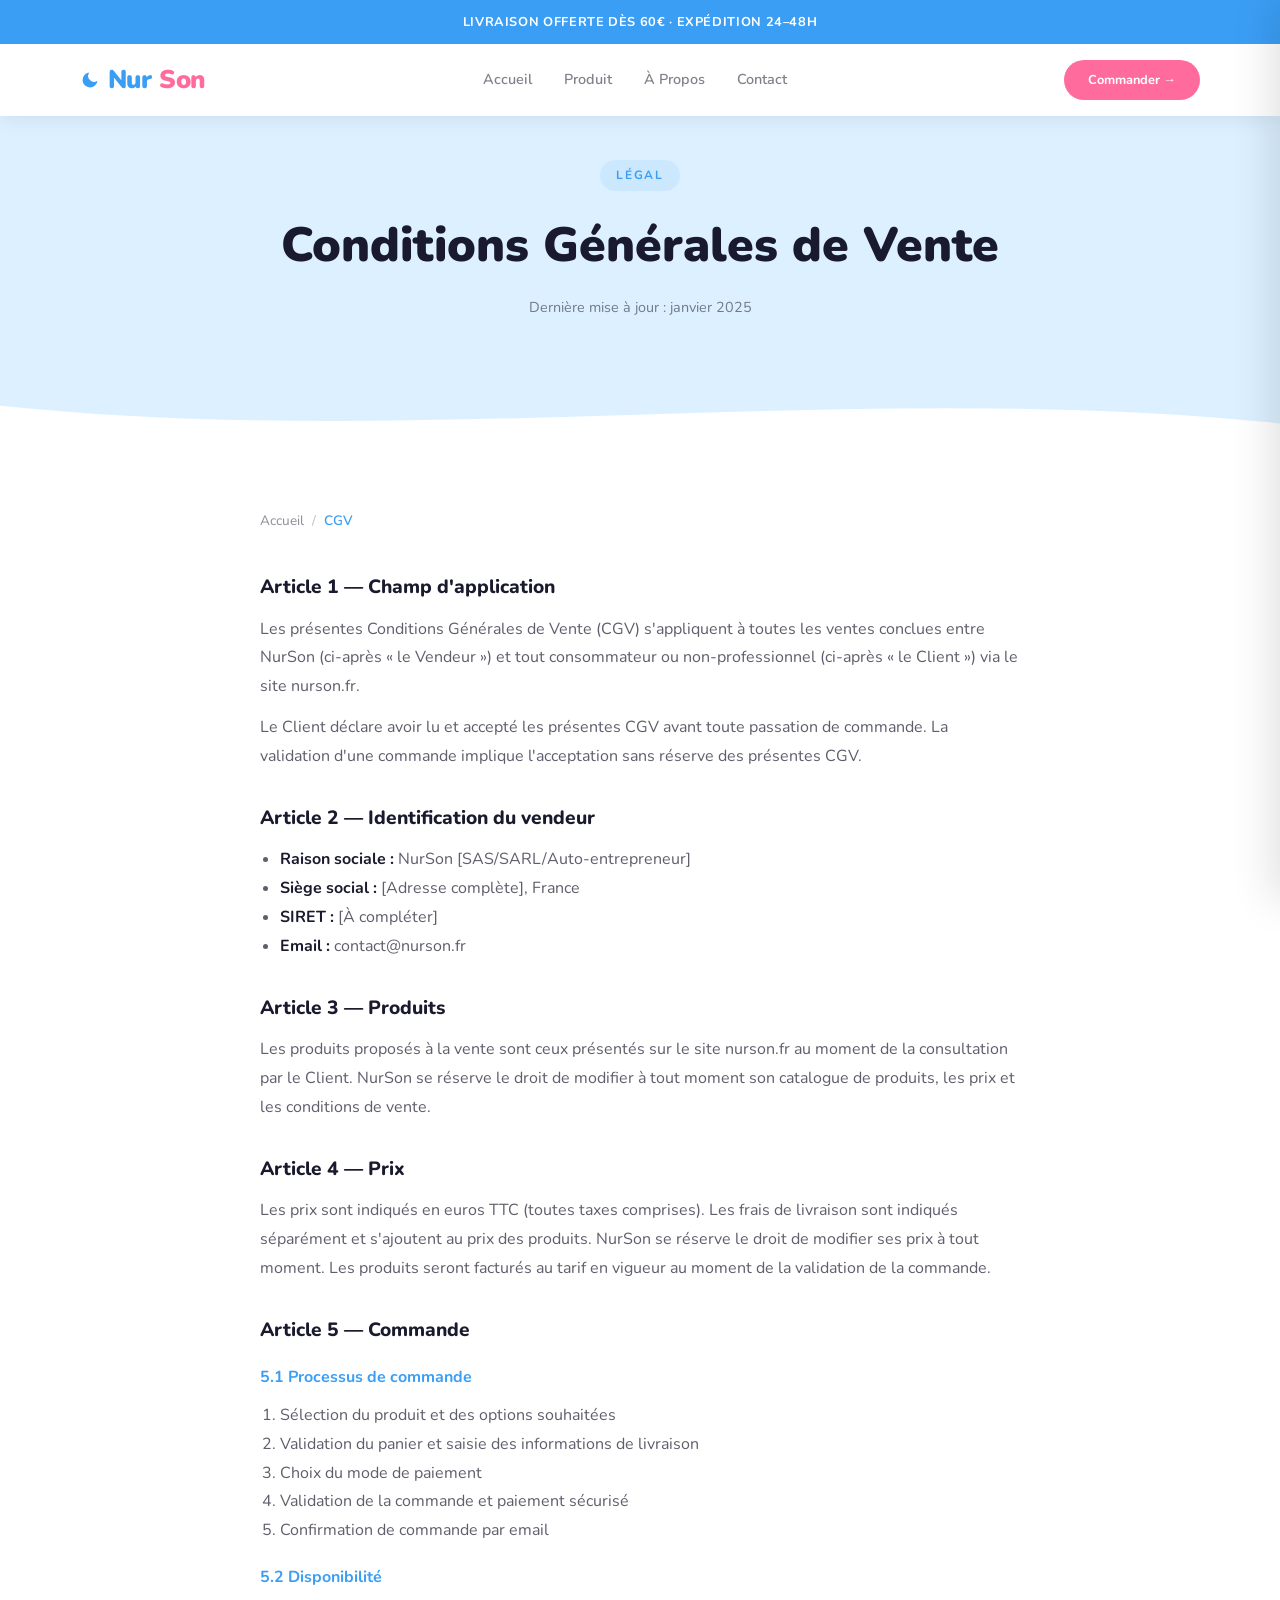
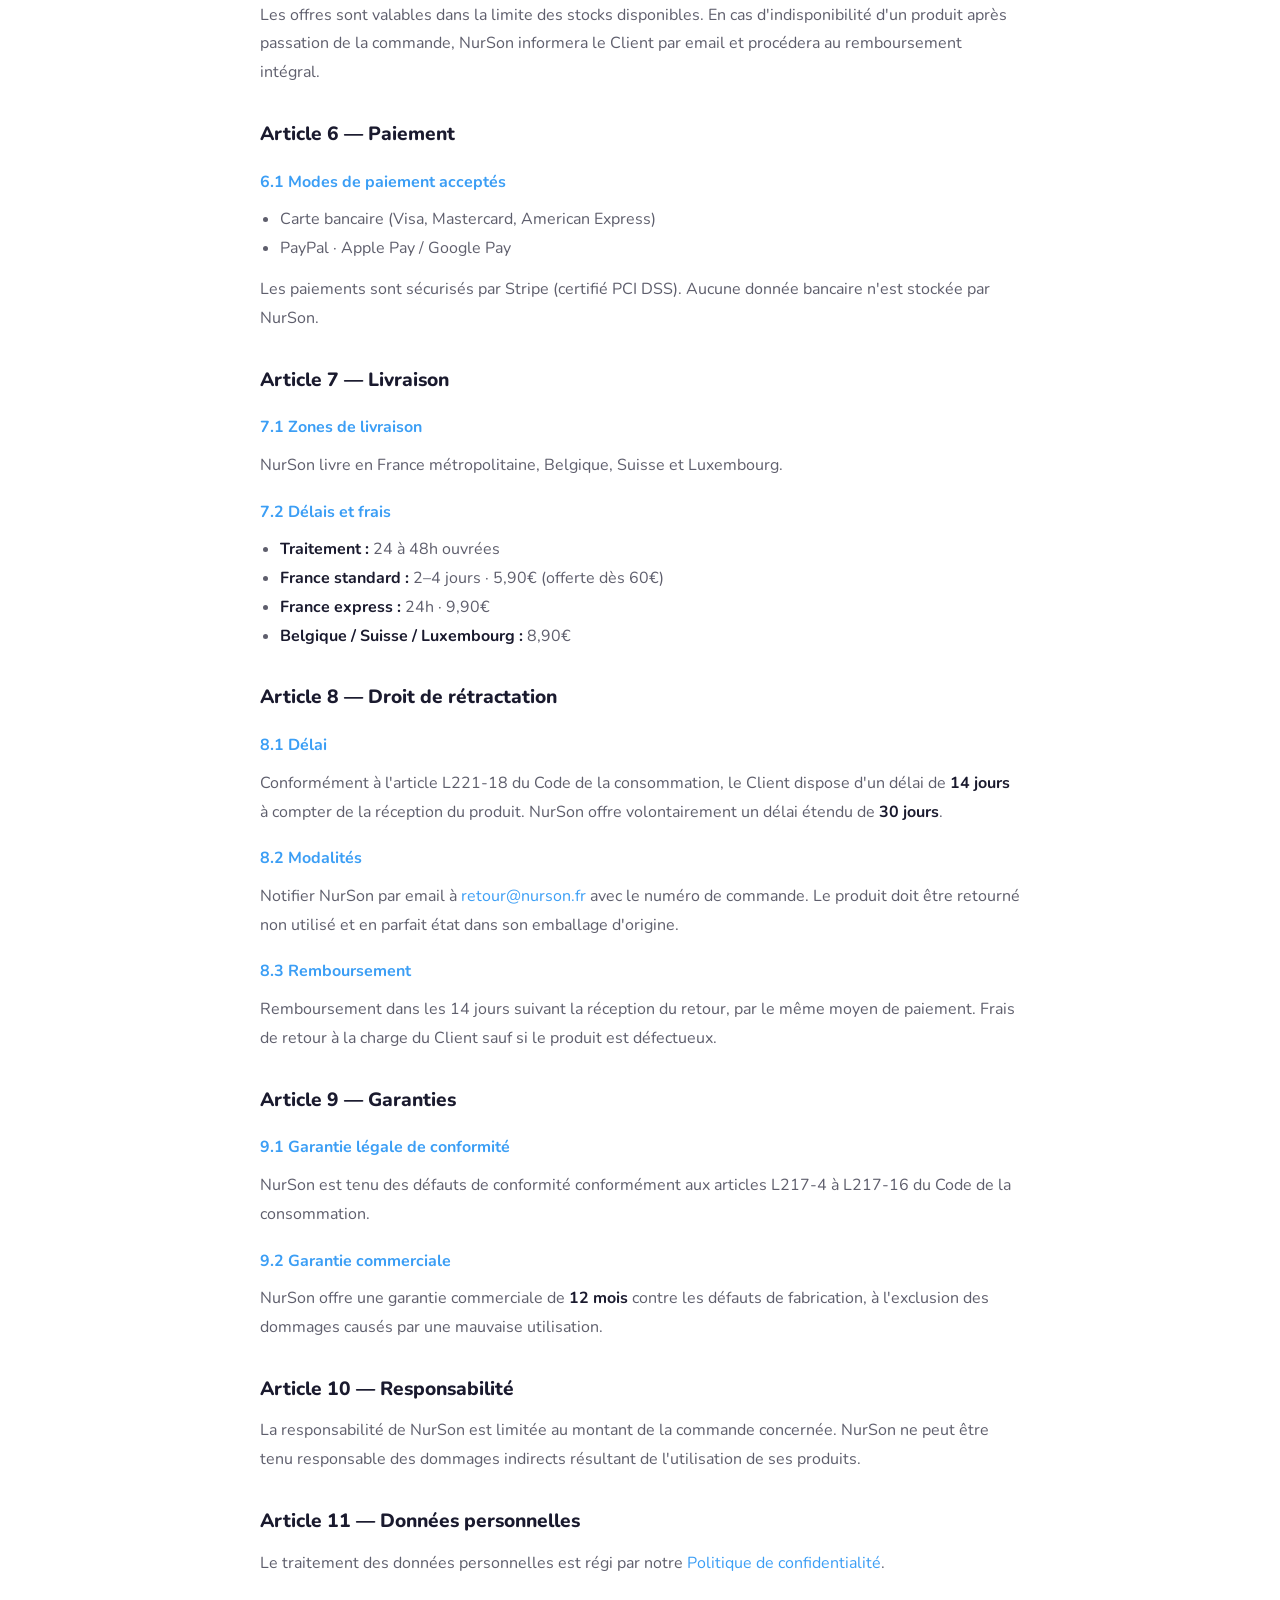
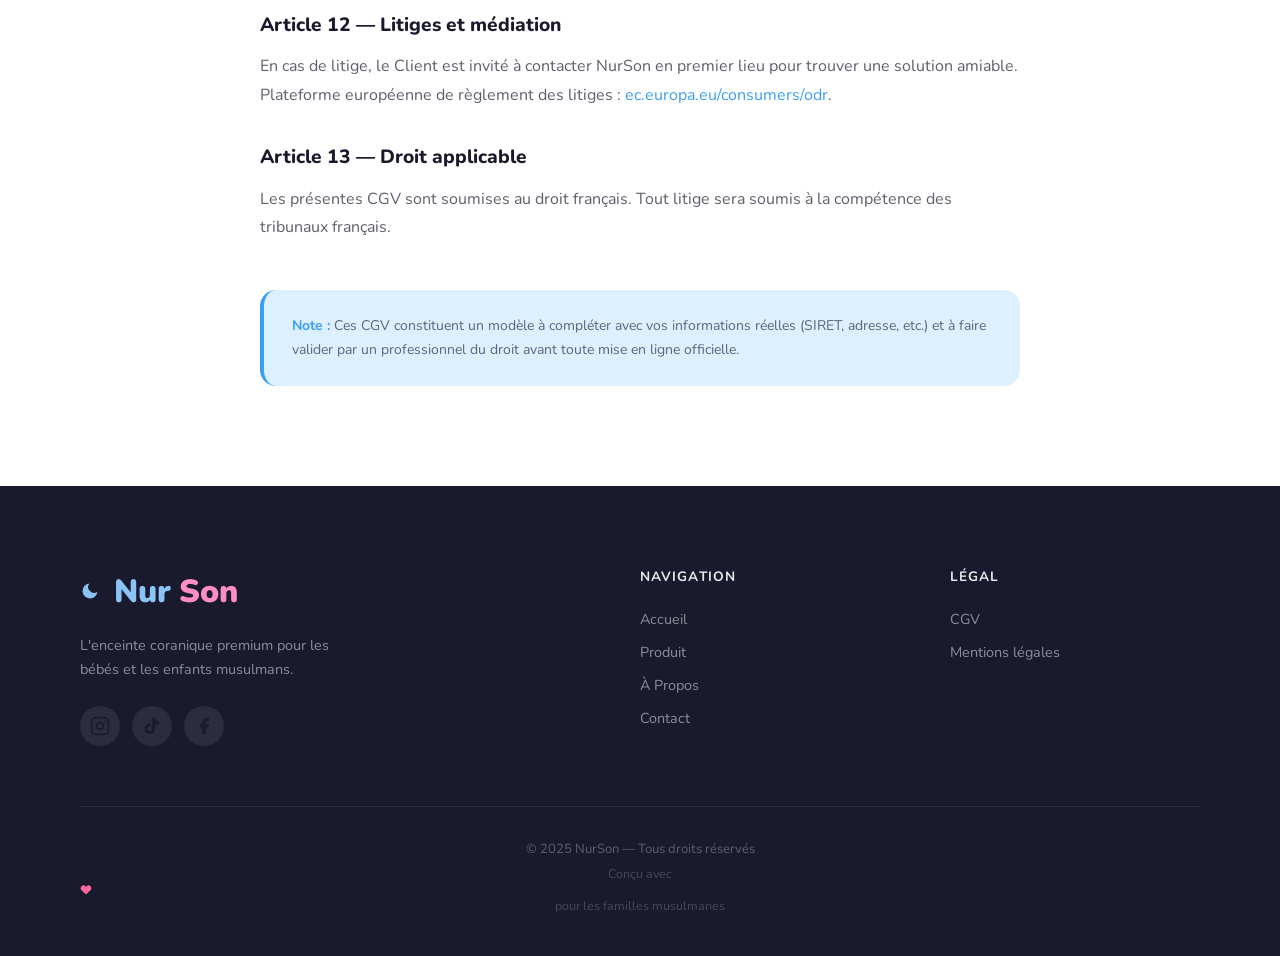
<file: cgv.html>
<!DOCTYPE html>
<html lang="fr">
<head>
  <meta charset="UTF-8" />
  <meta name="viewport" content="width=device-width, initial-scale=1.0" />
  <title>Conditions Générales de Vente — NurSon</title>
  <meta name="description" content="Conditions générales de vente de NurSon. Commandes, livraison, retours, garanties et paiement." />
  <link rel="canonical" href="https://nurson.fr/cgv.html" />
  <meta name="robots" content="noindex, follow" />

  <link rel="preconnect" href="https://fonts.googleapis.com" />
  <link rel="preconnect" href="https://fonts.gstatic.com" crossorigin />
  <link href="https://fonts.googleapis.com/css2?family=Cormorant+Garamond:ital,wght@0,300;0,400;0,600;1,300;1,400&family=Nunito:wght@400;500;600;700;800;900&family=Amiri:wght@400;700&display=swap" rel="stylesheet" />

  <link rel="stylesheet" href="css/style.css?v=14" />
  <link rel="stylesheet" href="css/animations.css?v=6" />
  <link rel="icon" type="image/svg+xml" href="images/favicon.svg" />
</head>
<body>

  <div id="cursor-dot"></div>
  <div id="cursor-ring"></div>
  <div id="scroll-progress"></div>

  <div class="announcement-bar" role="banner">
    <span>LIVRAISON OFFERTE DÈS 60€ · EXPÉDITION 24–48H</span>
  </div>

  <nav class="nav" role="navigation" aria-label="Navigation principale">
    <div class="container">
      <div class="nav__inner">
        <a href="index.html" class="nav__logo" aria-label="NurSon — Accueil">
          <svg width="20" height="20" viewBox="0 0 24 24" fill="none" class="nav__logo-mark" aria-hidden="true"><path d="M21 12.79A9 9 0 1 1 11.21 3 7 7 0 0 0 21 12.79z" fill="currentColor"/></svg>
          <span style="color:#3B9EF5">Nur</span><span style="color:#FF6B9D">Son</span>
        </a>
        <div class="nav__links">
          <a href="index.html" class="nav__link">Accueil</a>
          <a href="produit.html" class="nav__link">Produit</a>
          <a href="a-propos.html" class="nav__link">À Propos</a>
          <a href="contact.html" class="nav__link">Contact</a>
        </div>
        <div class="nav__cta">
          <a href="produit.html" class="btn btn-secondary" style="padding:10px 24px;font-size:0.8rem;">Commander →</a>
          <button class="nav__menu-btn" aria-label="Menu" aria-expanded="false"><span></span><span></span><span></span></button>
        </div>
      </div>
    </div>
  </nav>

  <div class="mobile-nav__overlay" id="mobileOverlay"></div>
  <nav class="mobile-nav" id="mobileNav" aria-label="Navigation mobile">
    <button class="mobile-nav__close" id="mobileNavClose" aria-label="Fermer">
      <svg width="20" height="20" viewBox="0 0 24 24" fill="none" aria-hidden="true"><line x1="18" y1="6" x2="6" y2="18" stroke="currentColor" stroke-width="2.5" stroke-linecap="round"/><line x1="6" y1="6" x2="18" y2="18" stroke="currentColor" stroke-width="2.5" stroke-linecap="round"/></svg>
    </button>
    <a href="index.html" class="mobile-nav__link">Accueil</a>
    <a href="produit.html" class="mobile-nav__link">Produit</a>
    <a href="a-propos.html" class="mobile-nav__link">À Propos</a>
    <a href="contact.html" class="mobile-nav__link">Contact</a>
    <a href="produit.html" class="btn btn-secondary btn-full mt-32">Commander maintenant</a>
  </nav>

  <main>
    <section style="background:#DCF0FF;padding:160px 0 60px;">
      <div class="container" style="text-align:center;">
        <span class="t-label">Légal</span>
        <h1 style="font-family:'Nunito',sans-serif;font-size:clamp(1.8rem,4vw,3rem);font-weight:900;color:#1A1A2E;margin:16px 0 12px;">Conditions Générales de Vente</h1>
        <p style="color:rgba(26,26,46,0.55);font-size:0.9rem;">Dernière mise à jour : janvier 2025</p>
      </div>
    </section>
    <div class="wave-divider" aria-hidden="true" style="background:#DCF0FF;">
      <svg viewBox="0 0 1440 80" preserveAspectRatio="none" xmlns="http://www.w3.org/2000/svg">
        <path d="M0,30 C480,80 960,0 1440,50 L1440,80 L0,80 Z" fill="#FFFFFF"/>
      </svg>
    </div>
    <section style="padding:60px 0 100px;background:white;">
      <div class="container">
        <div style="max-width:760px;margin:0 auto;">

          <nav class="breadcrumb" aria-label="Fil d'Ariane" style="margin-bottom:40px;">
            <a href="index.html" style="color:rgba(26,26,46,0.5);font-size:0.85rem;">Accueil</a>
            <span style="color:rgba(26,26,46,0.3);margin:0 8px;font-size:0.85rem;">/</span>
            <span style="color:#3B9EF5;font-size:0.85rem;font-weight:600;" aria-current="page">CGV</span>
          </nav>

          <h2 style="font-family:'Nunito',sans-serif;font-size:1.2rem;font-weight:800;color:#1A1A2E;margin:32px 0 12px;">Article 1 — Champ d'application</h2>
          <p style="color:rgba(26,26,46,0.7);line-height:1.8;margin-bottom:12px;">Les présentes Conditions Générales de Vente (CGV) s'appliquent à toutes les ventes conclues entre NurSon (ci-après « le Vendeur ») et tout consommateur ou non-professionnel (ci-après « le Client ») via le site nurson.fr.</p>
          <p style="color:rgba(26,26,46,0.7);line-height:1.8;">Le Client déclare avoir lu et accepté les présentes CGV avant toute passation de commande. La validation d'une commande implique l'acceptation sans réserve des présentes CGV.</p>

          <h2 style="font-family:'Nunito',sans-serif;font-size:1.2rem;font-weight:800;color:#1A1A2E;margin:32px 0 12px;">Article 2 — Identification du vendeur</h2>
          <ul style="color:rgba(26,26,46,0.7);line-height:1.8;padding-left:20px;list-style:disc;">
            <li><strong style="color:#1A1A2E;">Raison sociale :</strong> NurSon [SAS/SARL/Auto-entrepreneur]</li>
            <li><strong style="color:#1A1A2E;">Siège social :</strong> [Adresse complète], France</li>
            <li><strong style="color:#1A1A2E;">SIRET :</strong> [À compléter]</li>
            <li><strong style="color:#1A1A2E;">Email :</strong> contact@nurson.fr</li>
          </ul>

          <h2 style="font-family:'Nunito',sans-serif;font-size:1.2rem;font-weight:800;color:#1A1A2E;margin:32px 0 12px;">Article 3 — Produits</h2>
          <p style="color:rgba(26,26,46,0.7);line-height:1.8;">Les produits proposés à la vente sont ceux présentés sur le site nurson.fr au moment de la consultation par le Client. NurSon se réserve le droit de modifier à tout moment son catalogue de produits, les prix et les conditions de vente.</p>

          <h2 style="font-family:'Nunito',sans-serif;font-size:1.2rem;font-weight:800;color:#1A1A2E;margin:32px 0 12px;">Article 4 — Prix</h2>
          <p style="color:rgba(26,26,46,0.7);line-height:1.8;">Les prix sont indiqués en euros TTC (toutes taxes comprises). Les frais de livraison sont indiqués séparément et s'ajoutent au prix des produits. NurSon se réserve le droit de modifier ses prix à tout moment. Les produits seront facturés au tarif en vigueur au moment de la validation de la commande.</p>

          <h2 style="font-family:'Nunito',sans-serif;font-size:1.2rem;font-weight:800;color:#1A1A2E;margin:32px 0 12px;">Article 5 — Commande</h2>
          <h3 style="font-family:'Nunito',sans-serif;font-size:1rem;font-weight:700;color:#3B9EF5;margin:20px 0 10px;">5.1 Processus de commande</h3>
          <ol style="color:rgba(26,26,46,0.7);line-height:1.8;padding-left:20px;list-style:decimal;">
            <li>Sélection du produit et des options souhaitées</li>
            <li>Validation du panier et saisie des informations de livraison</li>
            <li>Choix du mode de paiement</li>
            <li>Validation de la commande et paiement sécurisé</li>
            <li>Confirmation de commande par email</li>
          </ol>
          <h3 style="font-family:'Nunito',sans-serif;font-size:1rem;font-weight:700;color:#3B9EF5;margin:20px 0 10px;">5.2 Disponibilité</h3>
          <p style="color:rgba(26,26,46,0.7);line-height:1.8;">Les offres sont valables dans la limite des stocks disponibles. En cas d'indisponibilité d'un produit après passation de la commande, NurSon informera le Client par email et procédera au remboursement intégral.</p>

          <h2 style="font-family:'Nunito',sans-serif;font-size:1.2rem;font-weight:800;color:#1A1A2E;margin:32px 0 12px;">Article 6 — Paiement</h2>
          <h3 style="font-family:'Nunito',sans-serif;font-size:1rem;font-weight:700;color:#3B9EF5;margin:20px 0 10px;">6.1 Modes de paiement acceptés</h3>
          <ul style="color:rgba(26,26,46,0.7);line-height:1.8;padding-left:20px;list-style:disc;">
            <li>Carte bancaire (Visa, Mastercard, American Express)</li>
            <li>PayPal · Apple Pay / Google Pay</li>
          </ul>
          <p style="color:rgba(26,26,46,0.7);line-height:1.8;margin-top:12px;">Les paiements sont sécurisés par Stripe (certifié PCI DSS). Aucune donnée bancaire n'est stockée par NurSon.</p>

          <h2 style="font-family:'Nunito',sans-serif;font-size:1.2rem;font-weight:800;color:#1A1A2E;margin:32px 0 12px;">Article 7 — Livraison</h2>
          <h3 style="font-family:'Nunito',sans-serif;font-size:1rem;font-weight:700;color:#3B9EF5;margin:20px 0 10px;">7.1 Zones de livraison</h3>
          <p style="color:rgba(26,26,46,0.7);line-height:1.8;">NurSon livre en France métropolitaine, Belgique, Suisse et Luxembourg.</p>
          <h3 style="font-family:'Nunito',sans-serif;font-size:1rem;font-weight:700;color:#3B9EF5;margin:20px 0 10px;">7.2 Délais et frais</h3>
          <ul style="color:rgba(26,26,46,0.7);line-height:1.8;padding-left:20px;list-style:disc;">
            <li><strong style="color:#1A1A2E;">Traitement :</strong> 24 à 48h ouvrées</li>
            <li><strong style="color:#1A1A2E;">France standard :</strong> 2–4 jours · 5,90€ (offerte dès 60€)</li>
            <li><strong style="color:#1A1A2E;">France express :</strong> 24h · 9,90€</li>
            <li><strong style="color:#1A1A2E;">Belgique / Suisse / Luxembourg :</strong> 8,90€</li>
          </ul>

          <h2 style="font-family:'Nunito',sans-serif;font-size:1.2rem;font-weight:800;color:#1A1A2E;margin:32px 0 12px;">Article 8 — Droit de rétractation</h2>
          <h3 style="font-family:'Nunito',sans-serif;font-size:1rem;font-weight:700;color:#3B9EF5;margin:20px 0 10px;">8.1 Délai</h3>
          <p style="color:rgba(26,26,46,0.7);line-height:1.8;">Conformément à l'article L221-18 du Code de la consommation, le Client dispose d'un délai de <strong style="color:#1A1A2E;">14 jours</strong> à compter de la réception du produit. NurSon offre volontairement un délai étendu de <strong style="color:#1A1A2E;">30 jours</strong>.</p>
          <h3 style="font-family:'Nunito',sans-serif;font-size:1rem;font-weight:700;color:#3B9EF5;margin:20px 0 10px;">8.2 Modalités</h3>
          <p style="color:rgba(26,26,46,0.7);line-height:1.8;">Notifier NurSon par email à <a href="mailto:retour@nurson.fr" style="color:#3B9EF5;">retour@nurson.fr</a> avec le numéro de commande. Le produit doit être retourné non utilisé et en parfait état dans son emballage d'origine.</p>
          <h3 style="font-family:'Nunito',sans-serif;font-size:1rem;font-weight:700;color:#3B9EF5;margin:20px 0 10px;">8.3 Remboursement</h3>
          <p style="color:rgba(26,26,46,0.7);line-height:1.8;">Remboursement dans les 14 jours suivant la réception du retour, par le même moyen de paiement. Frais de retour à la charge du Client sauf si le produit est défectueux.</p>

          <h2 style="font-family:'Nunito',sans-serif;font-size:1.2rem;font-weight:800;color:#1A1A2E;margin:32px 0 12px;">Article 9 — Garanties</h2>
          <h3 style="font-family:'Nunito',sans-serif;font-size:1rem;font-weight:700;color:#3B9EF5;margin:20px 0 10px;">9.1 Garantie légale de conformité</h3>
          <p style="color:rgba(26,26,46,0.7);line-height:1.8;">NurSon est tenu des défauts de conformité conformément aux articles L217-4 à L217-16 du Code de la consommation.</p>
          <h3 style="font-family:'Nunito',sans-serif;font-size:1rem;font-weight:700;color:#3B9EF5;margin:20px 0 10px;">9.2 Garantie commerciale</h3>
          <p style="color:rgba(26,26,46,0.7);line-height:1.8;">NurSon offre une garantie commerciale de <strong style="color:#1A1A2E;">12 mois</strong> contre les défauts de fabrication, à l'exclusion des dommages causés par une mauvaise utilisation.</p>

          <h2 style="font-family:'Nunito',sans-serif;font-size:1.2rem;font-weight:800;color:#1A1A2E;margin:32px 0 12px;">Article 10 — Responsabilité</h2>
          <p style="color:rgba(26,26,46,0.7);line-height:1.8;">La responsabilité de NurSon est limitée au montant de la commande concernée. NurSon ne peut être tenu responsable des dommages indirects résultant de l'utilisation de ses produits.</p>

          <h2 style="font-family:'Nunito',sans-serif;font-size:1.2rem;font-weight:800;color:#1A1A2E;margin:32px 0 12px;">Article 11 — Données personnelles</h2>
          <p style="color:rgba(26,26,46,0.7);line-height:1.8;">Le traitement des données personnelles est régi par notre <a href="mentions-legales.html#confidentialite" style="color:#3B9EF5;">Politique de confidentialité</a>.</p>

          <h2 style="font-family:'Nunito',sans-serif;font-size:1.2rem;font-weight:800;color:#1A1A2E;margin:32px 0 12px;">Article 12 — Litiges et médiation</h2>
          <p style="color:rgba(26,26,46,0.7);line-height:1.8;">En cas de litige, le Client est invité à contacter NurSon en premier lieu pour trouver une solution amiable. Plateforme européenne de règlement des litiges : <a href="https://ec.europa.eu/consumers/odr" target="_blank" rel="noopener noreferrer" style="color:#3B9EF5;">ec.europa.eu/consumers/odr</a>.</p>

          <h2 style="font-family:'Nunito',sans-serif;font-size:1.2rem;font-weight:800;color:#1A1A2E;margin:32px 0 12px;">Article 13 — Droit applicable</h2>
          <p style="color:rgba(26,26,46,0.7);line-height:1.8;">Les présentes CGV sont soumises au droit français. Tout litige sera soumis à la compétence des tribunaux français.</p>

          <div style="margin-top:48px;padding:24px 28px;background:#DCF0FF;border-radius:16px;border-left:4px solid #3B9EF5;">
            <p style="font-size:0.875rem;color:rgba(26,26,46,0.65);margin:0;line-height:1.7;">
              <strong style="color:#3B9EF5;">Note :</strong> Ces CGV constituent un modèle à compléter avec vos informations réelles (SIRET, adresse, etc.) et à faire valider par un professionnel du droit avant toute mise en ligne officielle.
            </p>
          </div>

        </div>
      </div>
    </section>
  </main>

  <footer class="footer">
    <div class="container">
      <div class="footer__inner">
        <div class="footer__brand">
          <div class="footer__logo">
            <svg width="20" height="20" viewBox="0 0 24 24" fill="none" style="color:#89C4F4;margin-right:6px;" aria-hidden="true"><path d="M21 12.79A9 9 0 1 1 11.21 3 7 7 0 0 0 21 12.79z" fill="currentColor"/></svg>
            <span style="color:#89C4F4">Nur</span><span style="color:#FF8EC4">Son</span>
          </div>
          <p class="footer__tagline">L'enceinte coranique premium pour les bébés et les enfants musulmans.</p>
          <div class="footer__social">
            <a href="#" class="footer__social-link" aria-label="Instagram"><svg width="20" height="20" viewBox="0 0 24 24" fill="none" aria-hidden="true"><rect x="2" y="2" width="20" height="20" rx="5" stroke="currentColor" stroke-width="2"/><circle cx="12" cy="12" r="4" stroke="currentColor" stroke-width="2"/><circle cx="17.5" cy="6.5" r="1" fill="currentColor"/></svg></a>
            <a href="#" class="footer__social-link" aria-label="TikTok"><svg width="20" height="20" viewBox="0 0 24 24" fill="currentColor" aria-hidden="true"><path d="M19.59 6.69a4.83 4.83 0 0 1-3.77-4.25V2h-3.45v13.67a2.89 2.89 0 0 1-2.88 2.5 2.89 2.89 0 0 1-2.89-2.89 2.89 2.89 0 0 1 2.89-2.89c.28 0 .54.04.79.1V9.01a6.37 6.37 0 0 0-.79-.05 6.34 6.34 0 0 0-6.34 6.34 6.34 6.34 0 0 0 6.34 6.34 6.34 6.34 0 0 0 6.33-6.34V8.69a8.18 8.18 0 0 0 4.78 1.52V6.74a4.85 4.85 0 0 1-1.01-.05z"/></svg></a>
            <a href="#" class="footer__social-link" aria-label="Facebook"><svg width="20" height="20" viewBox="0 0 24 24" fill="currentColor" aria-hidden="true"><path d="M18 2h-3a5 5 0 0 0-5 5v3H7v4h3v8h4v-8h3l1-4h-4V7a1 1 0 0 1 1-1h3z"/></svg></a>
          </div>
        </div>
        <div class="footer__col">
          <div class="footer__col-title">Navigation</div>
          <a href="index.html" class="footer__link">Accueil</a>
          <a href="produit.html" class="footer__link">Produit</a>
          <a href="a-propos.html" class="footer__link">À Propos</a>
          <a href="contact.html" class="footer__link">Contact</a>
        </div>
        <div class="footer__col">
          <div class="footer__col-title">Légal</div>
          <a href="cgv.html" class="footer__link">CGV</a>
          <a href="mentions-legales.html" class="footer__link">Mentions légales</a>
        </div>
      </div>
      <div class="footer__bottom">
        <p style="color:rgba(255,255,255,0.3);font-size:0.82rem;">© 2025 NurSon — Tous droits réservés</p>
        <p style="color:rgba(255,255,255,0.2);font-size:0.78rem;margin-top:4px;">Conçu avec <svg width="12" height="12" viewBox="0 0 24 24" fill="#FF6B9D" aria-hidden="true"><path d="M20.84 4.61a5.5 5.5 0 0 0-7.78 0L12 5.67l-1.06-1.06a5.5 5.5 0 0 0-7.78 7.78l1.06 1.06L12 21.23l7.78-7.78 1.06-1.06a5.5 5.5 0 0 0 0-7.78z"/></svg> pour les familles musulmanes</p>
      </div>
    </div>
  </footer>

  <div class="toast" role="alert" aria-live="polite"></div>
  <script src="js/main.js"></script>
</body>
</html>
</file>
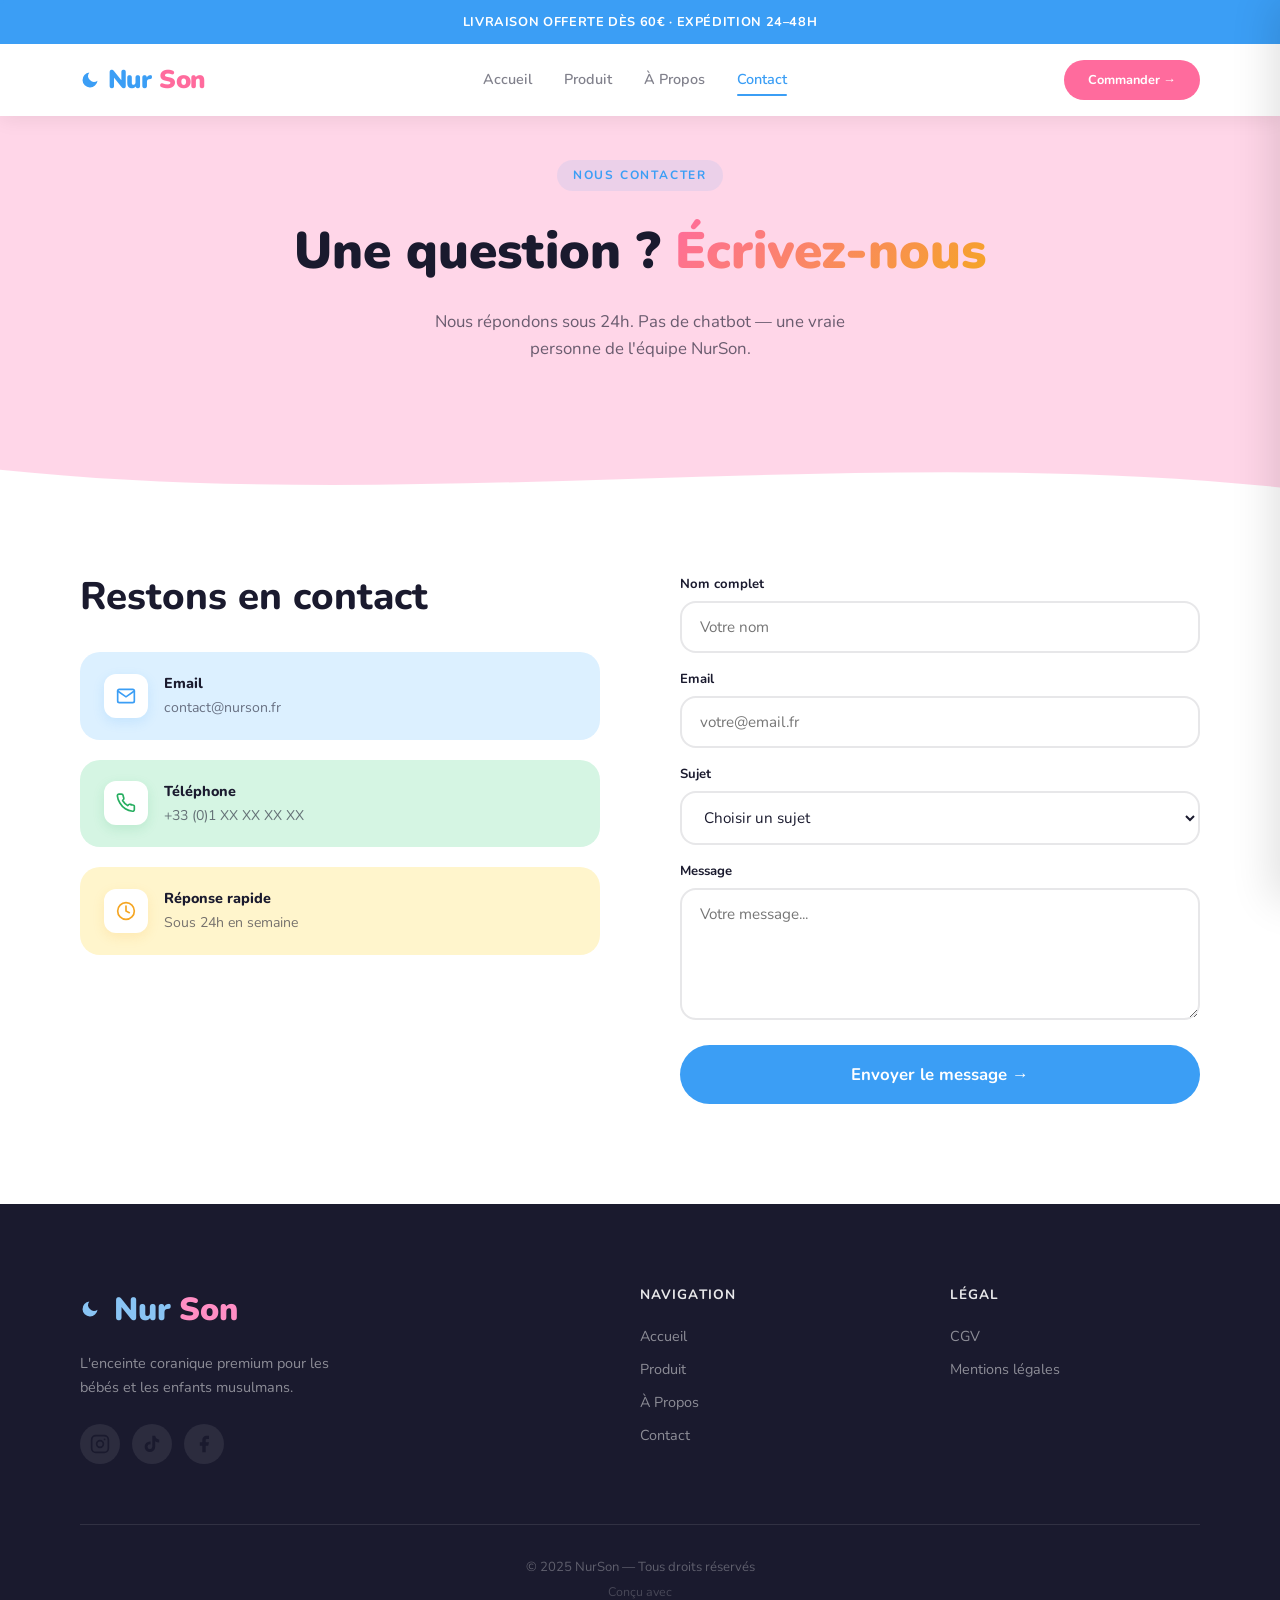
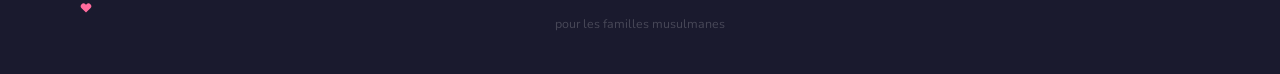
<file: contact.html>
<!DOCTYPE html>
<html lang="fr">
<head>
  <meta charset="UTF-8" />
  <meta name="viewport" content="width=device-width, initial-scale=1.0" />
  <title>Contact — NurSon | Service Client & FAQ</title>
  <meta name="description" content="Contactez l'équipe NurSon pour toute question sur votre commande, notre produit ou un partenariat. Réponse sous 24h garantie." />
  <link rel="canonical" href="https://nurson.fr/contact.html" />
  <meta property="og:type" content="website" />
  <meta property="og:url" content="https://nurson.fr/contact.html" />
  <meta property="og:title" content="Contact — NurSon" />
  <meta property="og:description" content="Une question ? Notre équipe vous répond dans les 24h. Formulaire, email, WhatsApp ou Instagram — nous sommes là." />
  <meta property="og:image" content="https://nurson.fr/images/og-image.jpg" />
  <meta property="og:locale" content="fr_FR" />

  <link rel="preconnect" href="https://fonts.googleapis.com" />
  <link rel="preconnect" href="https://fonts.gstatic.com" crossorigin />
  <link href="https://fonts.googleapis.com/css2?family=Cormorant+Garamond:ital,wght@0,300;0,400;0,600;1,300;1,400&family=Nunito:wght@400;500;600;700;800;900&family=Amiri:wght@400;700&display=swap" rel="stylesheet" />

  <link rel="stylesheet" href="css/style.css?v=14" />
  <link rel="stylesheet" href="css/animations.css?v=6" />
  <link rel="icon" type="image/svg+xml" href="images/favicon.svg" />

  <script type="application/ld+json">
  {"@context":"https://schema.org","@type":"Organization","name":"NurSon","url":"https://nurson.fr","description":"Boutique en ligne de produits islamiques premium.","contactPoint":{"@type":"ContactPoint","email":"contact@nurson.fr","contactType":"customer service","availableLanguage":"French"}}
  </script>
</head>
<body>

  <!-- Loader -->
  <div id="loader" class="loader">
    <div class="loader__arabic">نُورٌ</div>
    <div class="loader__logo"><span style="color:#3B9EF5">Nur</span><em style="color:#FF6B9D">Son</em></div>
    <div class="loader__bar"><div class="loader__bar-fill"></div></div>
  </div>

  <div id="cursor-dot"></div>
  <div id="cursor-ring"></div>
  <div id="scroll-progress"></div>

  <div class="announcement-bar" role="banner">
    <span>LIVRAISON OFFERTE DÈS 60€ · EXPÉDITION 24–48H</span>
  </div>

  <nav class="nav" role="navigation" aria-label="Navigation principale">
    <div class="container">
      <div class="nav__inner">
        <a href="index.html" class="nav__logo" aria-label="NurSon — Accueil">
          <svg width="20" height="20" viewBox="0 0 24 24" fill="none" class="nav__logo-mark" aria-hidden="true"><path d="M21 12.79A9 9 0 1 1 11.21 3 7 7 0 0 0 21 12.79z" fill="currentColor"/></svg>
          <span style="color:#3B9EF5">Nur</span><span style="color:#FF6B9D">Son</span>
        </a>
        <div class="nav__links">
          <a href="index.html" class="nav__link">Accueil</a>
          <a href="produit.html" class="nav__link">Produit</a>
          <a href="a-propos.html" class="nav__link">À Propos</a>
          <a href="contact.html" class="nav__link active">Contact</a>
        </div>
        <div class="nav__cta">
          <a href="produit.html" class="btn btn-secondary" style="padding:10px 24px;font-size:0.8rem;">Commander →</a>
          <button class="nav__menu-btn" aria-label="Menu" aria-expanded="false"><span></span><span></span><span></span></button>
        </div>
      </div>
    </div>
  </nav>

  <div class="mobile-nav__overlay" id="mobileOverlay"></div>
  <nav class="mobile-nav" id="mobileNav" aria-label="Navigation mobile">
    <button class="mobile-nav__close" id="mobileNavClose" aria-label="Fermer">
      <svg width="20" height="20" viewBox="0 0 24 24" fill="none" aria-hidden="true"><line x1="18" y1="6" x2="6" y2="18" stroke="currentColor" stroke-width="2.5" stroke-linecap="round"/><line x1="6" y1="6" x2="18" y2="18" stroke="currentColor" stroke-width="2.5" stroke-linecap="round"/></svg>
    </button>
    <a href="index.html" class="mobile-nav__link">Accueil</a>
    <a href="produit.html" class="mobile-nav__link">Produit</a>
    <a href="a-propos.html" class="mobile-nav__link">À Propos</a>
    <a href="contact.html" class="mobile-nav__link">Contact</a>
    <a href="produit.html" class="btn btn-secondary btn-full mt-32">Commander maintenant</a>
  </nav>

  <main>
    <section style="background:#FFD6E8;padding:160px 0 80px;">
      <div class="container" style="text-align:center;">
        <span class="t-label reveal-fade">Nous contacter</span>
        <h1 style="font-family:'Nunito',sans-serif;font-size:clamp(2.2rem,4vw,3.6rem);font-weight:900;color:#1A1A2E;margin:20px 0 16px;" class="reveal-fade">
          Une question ? <span style="background:linear-gradient(135deg,#FF6B9D,#F5A623);-webkit-background-clip:text;-webkit-text-fill-color:transparent;background-clip:text;">Écrivez-nous</span>
        </h1>
        <p style="font-size:1.05rem;color:rgba(26,26,46,0.65);max-width:480px;margin:0 auto;" class="reveal-fade">Nous répondons sous 24h. Pas de chatbot — une vraie personne de l'équipe NurSon.</p>
      </div>
    </section>

    <div class="wave-divider" aria-hidden="true" style="background:#FFD6E8;">
      <svg viewBox="0 0 1440 80" preserveAspectRatio="none" xmlns="http://www.w3.org/2000/svg">
        <path d="M0,30 C480,80 960,0 1440,50 L1440,80 L0,80 Z" fill="#FFFFFF"/>
      </svg>
    </div>

    <section style="padding:60px 0 100px;background:white;">
      <div class="container">
        <div style="display:grid;grid-template-columns:1fr 1fr;gap:80px;align-items:start;">

          <!-- Contact info -->
          <div>
            <h2 class="t-headline" style="margin-bottom:32px;">Restons en contact</h2>
            <div style="display:flex;flex-direction:column;gap:20px;margin-bottom:40px;">
              <div style="display:flex;gap:16px;align-items:center;background:#DCF0FF;border-radius:20px;padding:20px 24px;">
                <div style="width:44px;height:44px;background:white;border-radius:12px;display:flex;align-items:center;justify-content:center;flex-shrink:0;box-shadow:0 4px 12px rgba(59,158,245,0.15);">
                  <svg width="20" height="20" viewBox="0 0 24 24" fill="none" style="color:#3B9EF5;" aria-hidden="true"><path d="M4 4h16c1.1 0 2 .9 2 2v12c0 1.1-.9 2-2 2H4c-1.1 0-2-.9-2-2V6c0-1.1.9-2 2-2z" stroke="currentColor" stroke-width="2"/><polyline points="22,6 12,13 2,6" stroke="currentColor" stroke-width="2" stroke-linecap="round"/></svg>
                </div>
                <div><div style="font-weight:800;color:#1A1A2E;font-size:0.9rem;">Email</div><div style="color:rgba(26,26,46,0.6);font-size:0.88rem;margin-top:2px;">contact@nurson.fr</div></div>
              </div>
              <div style="display:flex;gap:16px;align-items:center;background:#D5F5E3;border-radius:20px;padding:20px 24px;">
                <div style="width:44px;height:44px;background:white;border-radius:12px;display:flex;align-items:center;justify-content:center;flex-shrink:0;box-shadow:0 4px 12px rgba(39,174,96,0.15);">
                  <svg width="20" height="20" viewBox="0 0 24 24" fill="none" style="color:#27AE60;" aria-hidden="true"><path d="M22 16.92v3a2 2 0 0 1-2.18 2 19.79 19.79 0 0 1-8.63-3.07A19.5 19.5 0 0 1 4.69 12 19.79 19.79 0 0 1 1.61 3.5 2 2 0 0 1 3.59 1.31h3a2 2 0 0 1 2 1.72 12.84 12.84 0 0 0 .7 2.81 2 2 0 0 1-.45 2.11L7.91 8.96a16 16 0 0 0 6.07 6.07l1.02-.92a2 2 0 0 1 2.11-.45 12.84 12.84 0 0 0 2.81.7A2 2 0 0 1 22 16.92z" stroke="currentColor" stroke-width="2" stroke-linecap="round" stroke-linejoin="round"/></svg>
                </div>
                <div><div style="font-weight:800;color:#1A1A2E;font-size:0.9rem;">Téléphone</div><div style="color:rgba(26,26,46,0.6);font-size:0.88rem;margin-top:2px;">+33 (0)1 XX XX XX XX</div></div>
              </div>
              <div style="display:flex;gap:16px;align-items:center;background:#FFF5CC;border-radius:20px;padding:20px 24px;">
                <div style="width:44px;height:44px;background:white;border-radius:12px;display:flex;align-items:center;justify-content:center;flex-shrink:0;box-shadow:0 4px 12px rgba(245,166,35,0.15);">
                  <svg width="20" height="20" viewBox="0 0 24 24" fill="none" style="color:#F5A623;" aria-hidden="true"><circle cx="12" cy="12" r="10" stroke="currentColor" stroke-width="2"/><polyline points="12 6 12 12 16 14" stroke="currentColor" stroke-width="2" stroke-linecap="round"/></svg>
                </div>
                <div><div style="font-weight:800;color:#1A1A2E;font-size:0.9rem;">Réponse rapide</div><div style="color:rgba(26,26,46,0.6);font-size:0.88rem;margin-top:2px;">Sous 24h en semaine</div></div>
              </div>
            </div>
          </div>

          <!-- Contact form -->
          <div>
            <form id="contact-form" style="display:flex;flex-direction:column;gap:16px;">
              <div>
                <label style="display:block;font-size:0.82rem;font-weight:700;color:#1A1A2E;margin-bottom:6px;">Nom complet</label>
                <input type="text" name="name" placeholder="Votre nom" required style="width:100%;padding:14px 18px;border:2px solid rgba(26,26,46,0.1);border-radius:16px;font-family:'Nunito',sans-serif;font-size:0.95rem;color:#1A1A2E;outline:none;transition:border-color 0.2s;background:white;" onfocus="this.style.borderColor='#3B9EF5'" onblur="this.style.borderColor='rgba(26,26,46,0.1)'"/>
              </div>
              <div>
                <label style="display:block;font-size:0.82rem;font-weight:700;color:#1A1A2E;margin-bottom:6px;">Email</label>
                <input type="email" name="email" placeholder="votre@email.fr" required style="width:100%;padding:14px 18px;border:2px solid rgba(26,26,46,0.1);border-radius:16px;font-family:'Nunito',sans-serif;font-size:0.95rem;color:#1A1A2E;outline:none;transition:border-color 0.2s;background:white;" onfocus="this.style.borderColor='#3B9EF5'" onblur="this.style.borderColor='rgba(26,26,46,0.1)'"/>
              </div>
              <div>
                <label style="display:block;font-size:0.82rem;font-weight:700;color:#1A1A2E;margin-bottom:6px;">Sujet</label>
                <select name="subject" style="width:100%;padding:14px 18px;border:2px solid rgba(26,26,46,0.1);border-radius:16px;font-family:'Nunito',sans-serif;font-size:0.95rem;color:#1A1A2E;outline:none;background:white;">
                  <option value="">Choisir un sujet</option>
                  <option value="commande">Ma commande</option>
                  <option value="produit">Question produit</option>
                  <option value="retour">Retour / Remboursement</option>
                  <option value="autre">Autre</option>
                </select>
              </div>
              <div>
                <label style="display:block;font-size:0.82rem;font-weight:700;color:#1A1A2E;margin-bottom:6px;">Message</label>
                <textarea name="message" placeholder="Votre message..." rows="5" required style="width:100%;padding:14px 18px;border:2px solid rgba(26,26,46,0.1);border-radius:16px;font-family:'Nunito',sans-serif;font-size:0.95rem;color:#1A1A2E;outline:none;transition:border-color 0.2s;background:white;resize:vertical;" onfocus="this.style.borderColor='#3B9EF5'" onblur="this.style.borderColor='rgba(26,26,46,0.1)'"></textarea>
              </div>
              <button type="submit" class="btn btn-primary btn-lg" style="justify-content:center;width:100%;">Envoyer le message →</button>
            </form>
          </div>

        </div>
      </div>
    </section>
  </main>

  <footer class="footer">
    <div class="container">
      <div class="footer__inner">
        <div class="footer__brand">
          <div class="footer__logo">
            <svg width="20" height="20" viewBox="0 0 24 24" fill="none" style="color:#89C4F4;margin-right:6px;" aria-hidden="true"><path d="M21 12.79A9 9 0 1 1 11.21 3 7 7 0 0 0 21 12.79z" fill="currentColor"/></svg>
            <span style="color:#89C4F4">Nur</span><span style="color:#FF8EC4">Son</span>
          </div>
          <p class="footer__tagline">L'enceinte coranique premium pour les bébés et les enfants musulmans.</p>
          <div class="footer__social">
            <a href="#" class="footer__social-link" aria-label="Instagram"><svg width="20" height="20" viewBox="0 0 24 24" fill="none" aria-hidden="true"><rect x="2" y="2" width="20" height="20" rx="5" stroke="currentColor" stroke-width="2"/><circle cx="12" cy="12" r="4" stroke="currentColor" stroke-width="2"/><circle cx="17.5" cy="6.5" r="1" fill="currentColor"/></svg></a>
            <a href="#" class="footer__social-link" aria-label="TikTok"><svg width="20" height="20" viewBox="0 0 24 24" fill="currentColor" aria-hidden="true"><path d="M19.59 6.69a4.83 4.83 0 0 1-3.77-4.25V2h-3.45v13.67a2.89 2.89 0 0 1-2.88 2.5 2.89 2.89 0 0 1-2.89-2.89 2.89 2.89 0 0 1 2.89-2.89c.28 0 .54.04.79.1V9.01a6.37 6.37 0 0 0-.79-.05 6.34 6.34 0 0 0-6.34 6.34 6.34 6.34 0 0 0 6.34 6.34 6.34 6.34 0 0 0 6.33-6.34V8.69a8.18 8.18 0 0 0 4.78 1.52V6.74a4.85 4.85 0 0 1-1.01-.05z"/></svg></a>
            <a href="#" class="footer__social-link" aria-label="Facebook"><svg width="20" height="20" viewBox="0 0 24 24" fill="currentColor" aria-hidden="true"><path d="M18 2h-3a5 5 0 0 0-5 5v3H7v4h3v8h4v-8h3l1-4h-4V7a1 1 0 0 1 1-1h3z"/></svg></a>
          </div>
        </div>
        <div class="footer__col">
          <div class="footer__col-title">Navigation</div>
          <a href="index.html" class="footer__link">Accueil</a>
          <a href="produit.html" class="footer__link">Produit</a>
          <a href="a-propos.html" class="footer__link">À Propos</a>
          <a href="contact.html" class="footer__link">Contact</a>
        </div>
        <div class="footer__col">
          <div class="footer__col-title">Légal</div>
          <a href="cgv.html" class="footer__link">CGV</a>
          <a href="mentions-legales.html" class="footer__link">Mentions légales</a>
        </div>
      </div>
      <div class="footer__bottom">
        <p style="color:rgba(255,255,255,0.3);font-size:0.82rem;">© 2025 NurSon — Tous droits réservés</p>
        <p style="color:rgba(255,255,255,0.2);font-size:0.78rem;margin-top:4px;">Conçu avec <svg width="12" height="12" viewBox="0 0 24 24" fill="#FF6B9D" aria-hidden="true"><path d="M20.84 4.61a5.5 5.5 0 0 0-7.78 0L12 5.67l-1.06-1.06a5.5 5.5 0 0 0-7.78 7.78l1.06 1.06L12 21.23l7.78-7.78 1.06-1.06a5.5 5.5 0 0 0 0-7.78z"/></svg> pour les familles musulmanes</p>
      </div>
    </div>
  </footer>

  <div class="toast" role="alert" aria-live="polite"></div>
  <script src="js/main.js"></script>
</body>
</html>
</file>
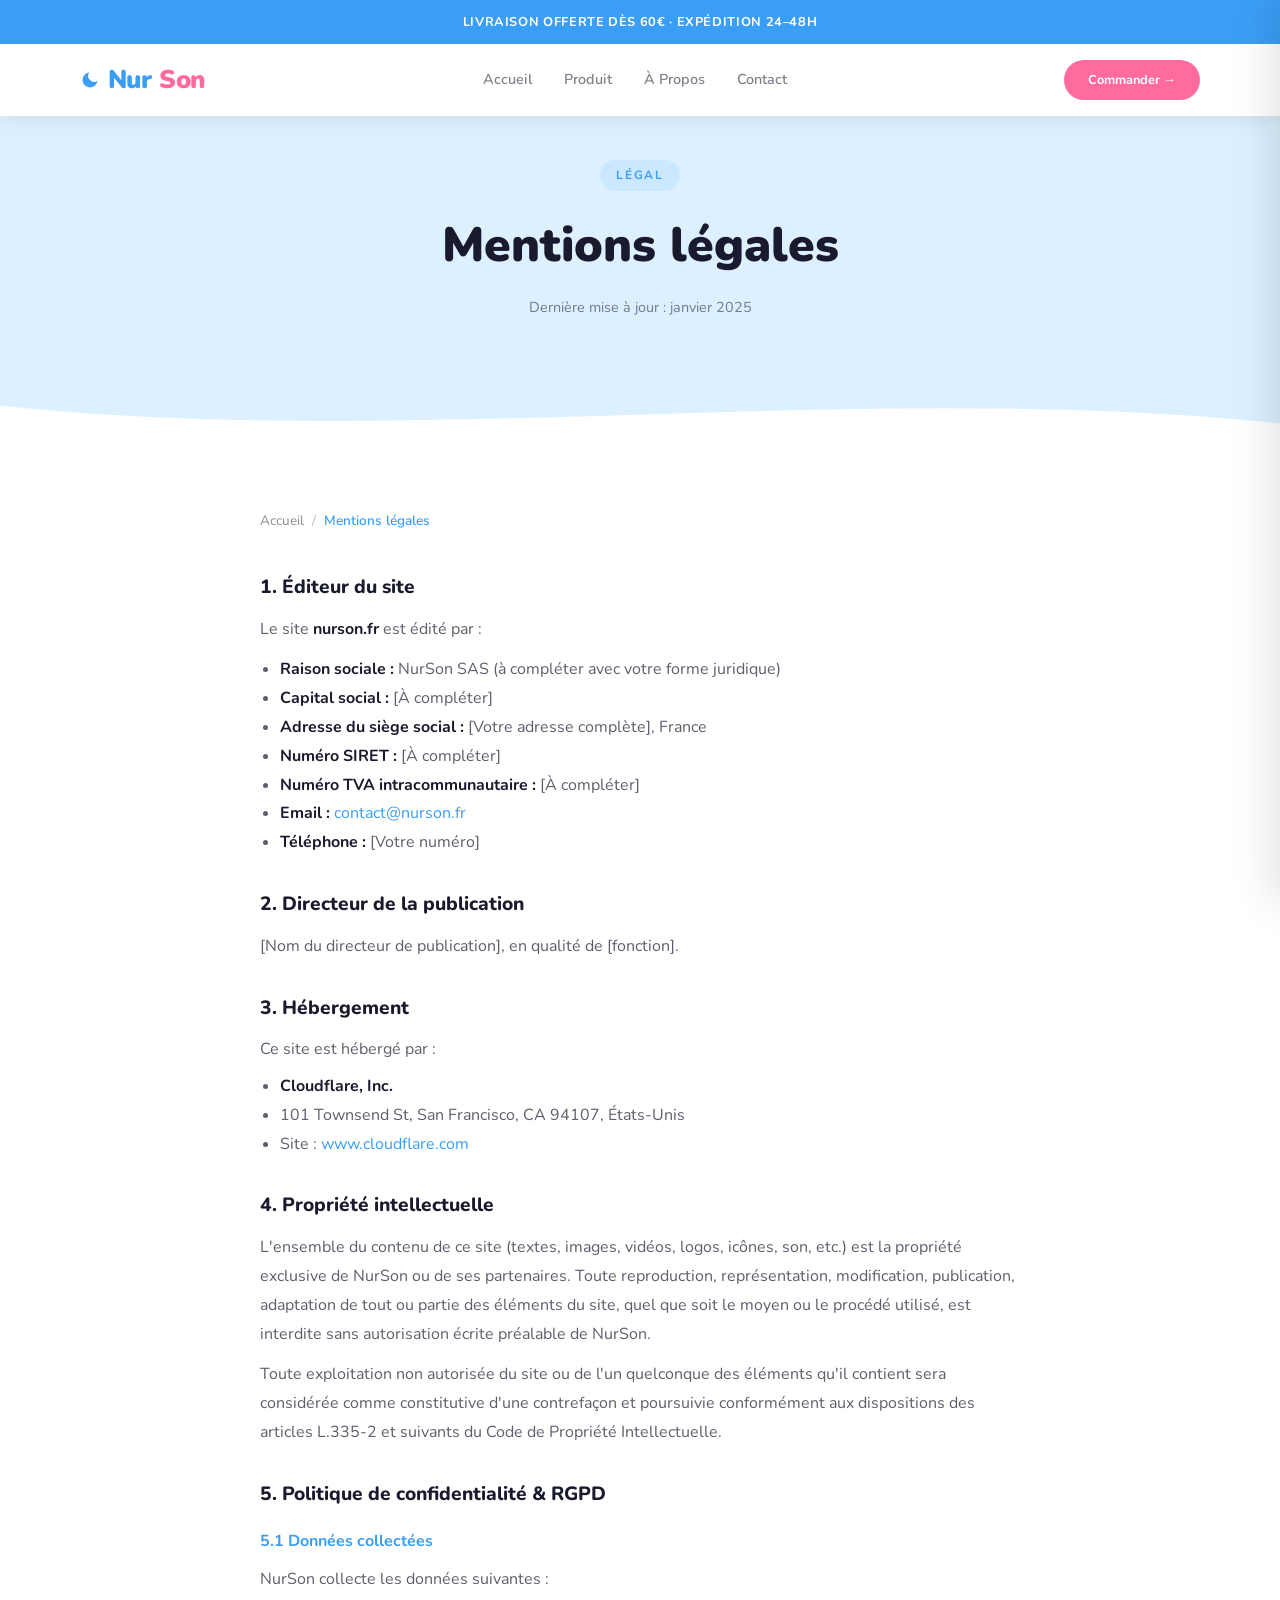
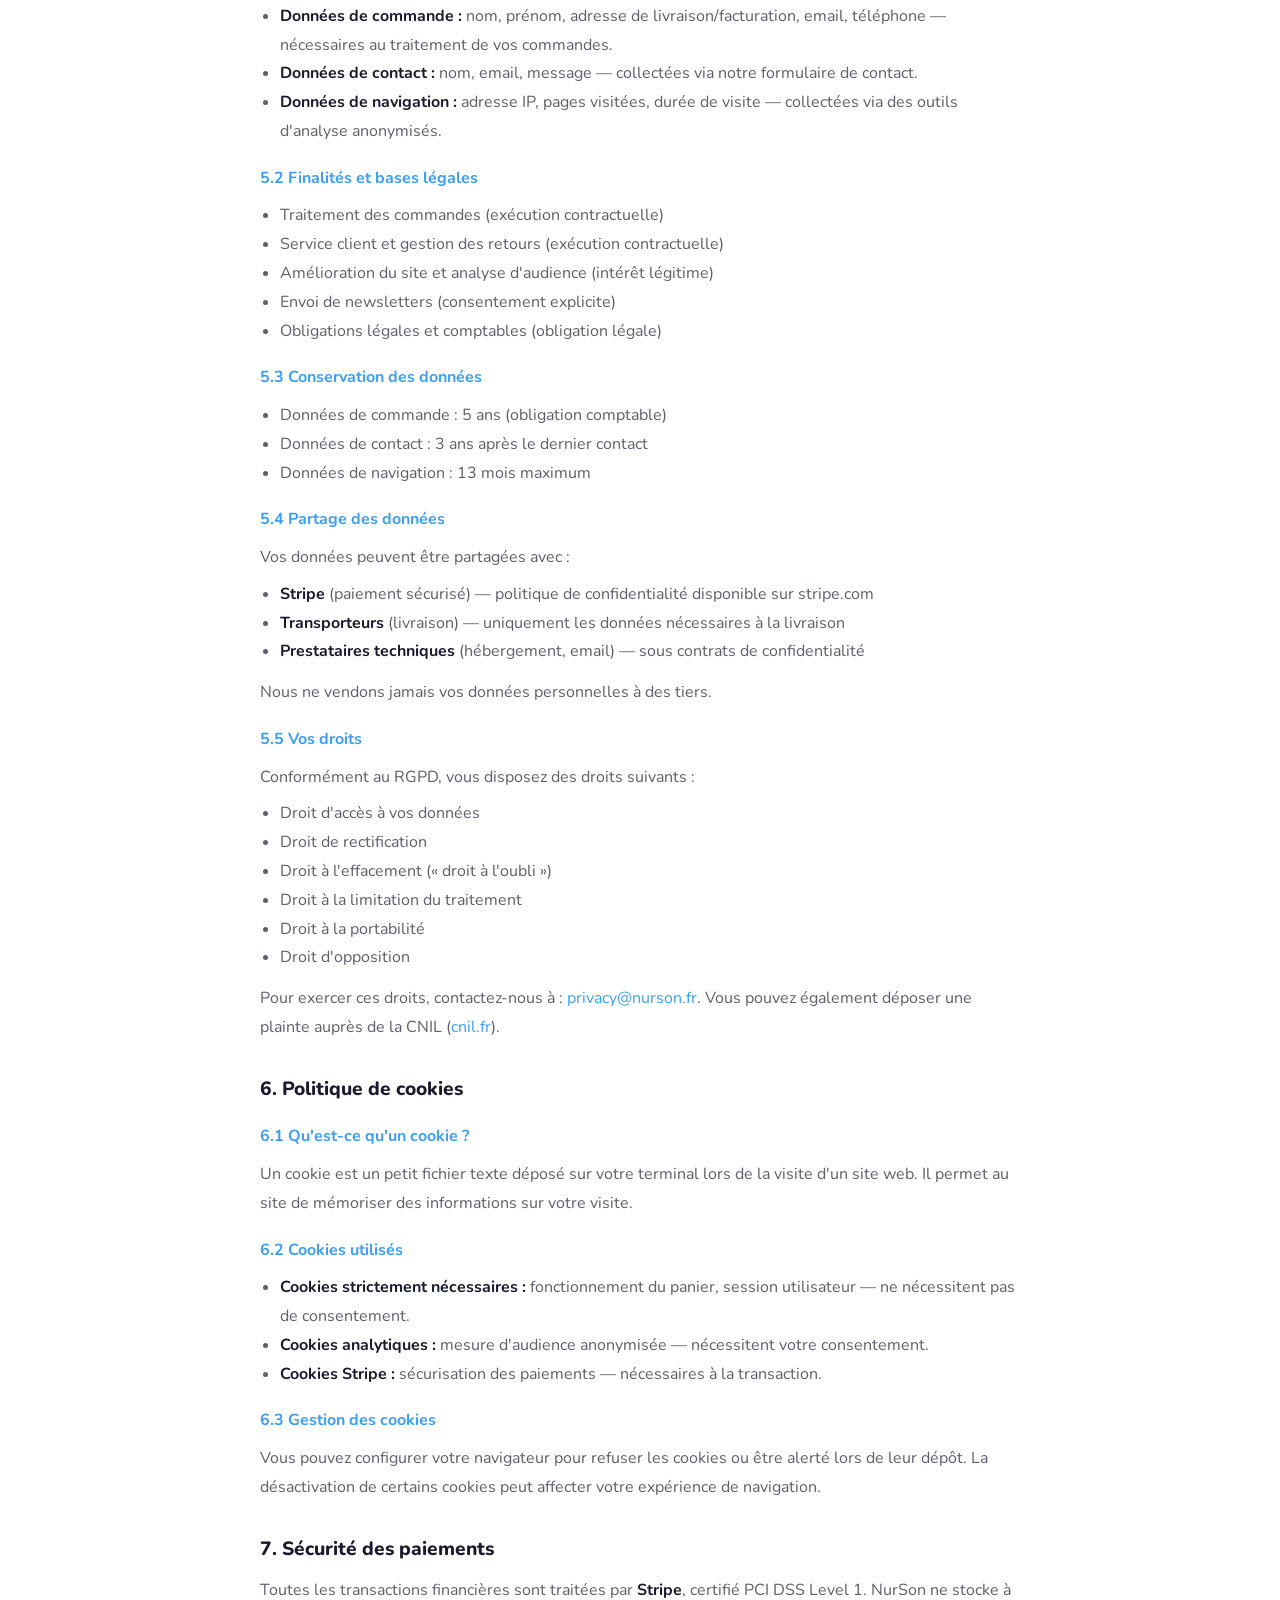
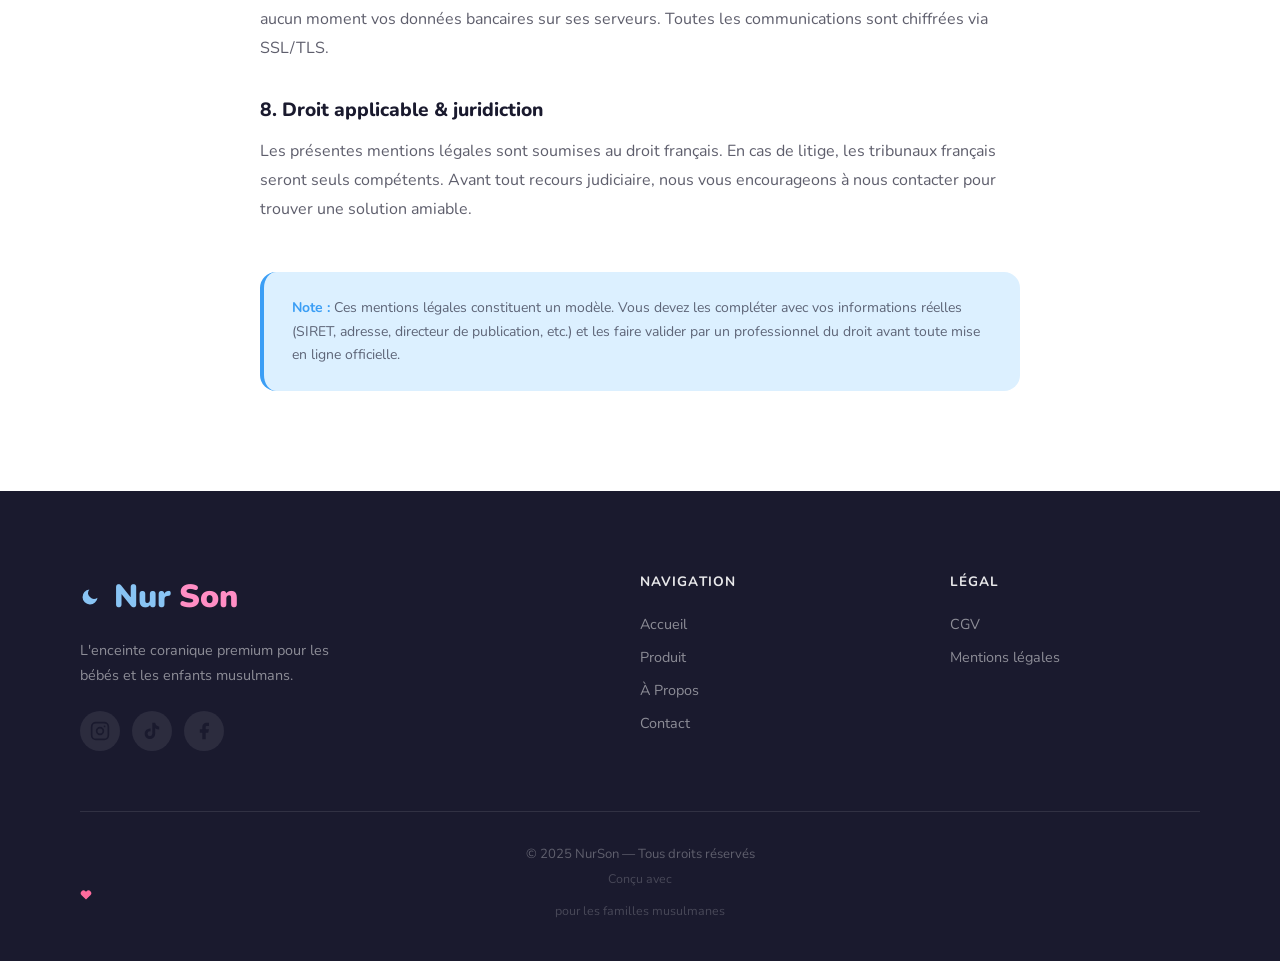
<file: mentions-legales.html>
<!DOCTYPE html>
<html lang="fr">
<head>
  <meta charset="UTF-8" />
  <meta name="viewport" content="width=device-width, initial-scale=1.0" />
  <title>Mentions Légales & Politique de Confidentialité — NurSon</title>
  <meta name="description" content="Mentions légales, politique de confidentialité et gestion des cookies de NurSon." />
  <link rel="canonical" href="https://nurson.fr/mentions-legales.html" />
  <meta name="robots" content="noindex, follow" />
  <meta property="og:type" content="website" />
  <meta property="og:url" content="https://nurson.fr/mentions-legales.html" />
  <meta property="og:title" content="Mentions Légales — NurSon" />
  <meta property="og:description" content="Mentions légales, politique de confidentialité et cookies de NurSon." />
  <meta property="og:image" content="https://nurson.fr/images/og-image.jpg" />
  <meta property="og:locale" content="fr_FR" />

  <link rel="preconnect" href="https://fonts.googleapis.com" />
  <link rel="preconnect" href="https://fonts.gstatic.com" crossorigin />
  <link href="https://fonts.googleapis.com/css2?family=Cormorant+Garamond:ital,wght@0,300;0,400;0,600;1,300;1,400&family=Nunito:wght@400;500;600;700;800;900&family=Amiri:wght@400;700&display=swap" rel="stylesheet" />

  <link rel="stylesheet" href="css/style.css?v=14" />
  <link rel="stylesheet" href="css/animations.css?v=6" />
  <link rel="icon" type="image/svg+xml" href="images/favicon.svg" />
</head>
<body>

  <div id="cursor-dot"></div>
  <div id="cursor-ring"></div>
  <div id="scroll-progress"></div>

  <div class="announcement-bar" role="banner">
    <span>LIVRAISON OFFERTE DÈS 60€ · EXPÉDITION 24–48H</span>
  </div>

  <nav class="nav" role="navigation" aria-label="Navigation principale">
    <div class="container">
      <div class="nav__inner">
        <a href="index.html" class="nav__logo" aria-label="NurSon — Accueil">
          <svg width="20" height="20" viewBox="0 0 24 24" fill="none" class="nav__logo-mark" aria-hidden="true"><path d="M21 12.79A9 9 0 1 1 11.21 3 7 7 0 0 0 21 12.79z" fill="currentColor"/></svg>
          <span style="color:#3B9EF5">Nur</span><span style="color:#FF6B9D">Son</span>
        </a>
        <div class="nav__links">
          <a href="index.html" class="nav__link">Accueil</a>
          <a href="produit.html" class="nav__link">Produit</a>
          <a href="a-propos.html" class="nav__link">À Propos</a>
          <a href="contact.html" class="nav__link">Contact</a>
        </div>
        <div class="nav__cta">
          <a href="produit.html" class="btn btn-secondary" style="padding:10px 24px;font-size:0.8rem;">Commander →</a>
          <button class="nav__menu-btn" aria-label="Menu" aria-expanded="false"><span></span><span></span><span></span></button>
        </div>
      </div>
    </div>
  </nav>

  <div class="mobile-nav__overlay" id="mobileOverlay"></div>
  <nav class="mobile-nav" id="mobileNav" aria-label="Navigation mobile">
    <button class="mobile-nav__close" id="mobileNavClose" aria-label="Fermer">
      <svg width="20" height="20" viewBox="0 0 24 24" fill="none" aria-hidden="true"><line x1="18" y1="6" x2="6" y2="18" stroke="currentColor" stroke-width="2.5" stroke-linecap="round"/><line x1="6" y1="6" x2="18" y2="18" stroke="currentColor" stroke-width="2.5" stroke-linecap="round"/></svg>
    </button>
    <a href="index.html" class="mobile-nav__link">Accueil</a>
    <a href="produit.html" class="mobile-nav__link">Produit</a>
    <a href="a-propos.html" class="mobile-nav__link">À Propos</a>
    <a href="contact.html" class="mobile-nav__link">Contact</a>
    <a href="produit.html" class="btn btn-secondary btn-full mt-32">Commander maintenant</a>
  </nav>

  <main>
    <section style="background:#DCF0FF;padding:160px 0 60px;">
      <div class="container" style="text-align:center;">
        <span class="t-label">Légal</span>
        <h1 style="font-family:'Nunito',sans-serif;font-size:clamp(1.8rem,4vw,3rem);font-weight:900;color:#1A1A2E;margin:16px 0 12px;">Mentions légales</h1>
        <p style="color:rgba(26,26,46,0.55);font-size:0.9rem;">Dernière mise à jour : janvier 2025</p>
      </div>
    </section>
    <div class="wave-divider" aria-hidden="true" style="background:#DCF0FF;">
      <svg viewBox="0 0 1440 80" preserveAspectRatio="none" xmlns="http://www.w3.org/2000/svg">
        <path d="M0,30 C480,80 960,0 1440,50 L1440,80 L0,80 Z" fill="#FFFFFF"/>
      </svg>
    </div>
    <section style="padding:60px 0 100px;background:white;">
      <div class="container">
        <div style="max-width:760px;margin:0 auto;">

          <nav class="breadcrumb" aria-label="Fil d'Ariane" style="margin-bottom:40px;">
            <a href="index.html" style="color:rgba(26,26,46,0.5);font-size:0.85rem;">Accueil</a>
            <span style="color:rgba(26,26,46,0.3);margin:0 8px;font-size:0.85rem;">/</span>
            <span style="color:#3B9EF5;font-size:0.85rem;font-weight:600;" aria-current="page">Mentions légales</span>
          </nav>

          <h2 style="font-family:'Nunito',sans-serif;font-size:1.2rem;font-weight:800;color:#1A1A2E;margin:32px 0 12px;">1. Éditeur du site</h2>
          <p style="color:rgba(26,26,46,0.7);line-height:1.8;margin-bottom:12px;">Le site <strong style="color:#1A1A2E;">nurson.fr</strong> est édité par :</p>
          <ul style="color:rgba(26,26,46,0.7);line-height:1.8;padding-left:20px;list-style:disc;">
            <li><strong style="color:#1A1A2E;">Raison sociale :</strong> NurSon SAS (à compléter avec votre forme juridique)</li>
            <li><strong style="color:#1A1A2E;">Capital social :</strong> [À compléter]</li>
            <li><strong style="color:#1A1A2E;">Adresse du siège social :</strong> [Votre adresse complète], France</li>
            <li><strong style="color:#1A1A2E;">Numéro SIRET :</strong> [À compléter]</li>
            <li><strong style="color:#1A1A2E;">Numéro TVA intracommunautaire :</strong> [À compléter]</li>
            <li><strong style="color:#1A1A2E;">Email :</strong> <a href="mailto:contact@nurson.fr" style="color:#3B9EF5;">contact@nurson.fr</a></li>
            <li><strong style="color:#1A1A2E;">Téléphone :</strong> [Votre numéro]</li>
          </ul>

          <h2 style="font-family:'Nunito',sans-serif;font-size:1.2rem;font-weight:800;color:#1A1A2E;margin:32px 0 12px;">2. Directeur de la publication</h2>
          <p style="color:rgba(26,26,46,0.7);line-height:1.8;">[Nom du directeur de publication], en qualité de [fonction].</p>

          <h2 style="font-family:'Nunito',sans-serif;font-size:1.2rem;font-weight:800;color:#1A1A2E;margin:32px 0 12px;">3. Hébergement</h2>
          <p style="color:rgba(26,26,46,0.7);line-height:1.8;margin-bottom:8px;">Ce site est hébergé par :</p>
          <ul style="color:rgba(26,26,46,0.7);line-height:1.8;padding-left:20px;list-style:disc;">
            <li><strong style="color:#1A1A2E;">Cloudflare, Inc.</strong></li>
            <li>101 Townsend St, San Francisco, CA 94107, États-Unis</li>
            <li>Site : <a href="https://www.cloudflare.com" target="_blank" rel="noopener noreferrer" style="color:#3B9EF5;">www.cloudflare.com</a></li>
          </ul>

          <h2 style="font-family:'Nunito',sans-serif;font-size:1.2rem;font-weight:800;color:#1A1A2E;margin:32px 0 12px;">4. Propriété intellectuelle</h2>
          <p style="color:rgba(26,26,46,0.7);line-height:1.8;margin-bottom:12px;">L'ensemble du contenu de ce site (textes, images, vidéos, logos, icônes, son, etc.) est la propriété exclusive de NurSon ou de ses partenaires. Toute reproduction, représentation, modification, publication, adaptation de tout ou partie des éléments du site, quel que soit le moyen ou le procédé utilisé, est interdite sans autorisation écrite préalable de NurSon.</p>
          <p style="color:rgba(26,26,46,0.7);line-height:1.8;">Toute exploitation non autorisée du site ou de l'un quelconque des éléments qu'il contient sera considérée comme constitutive d'une contrefaçon et poursuivie conformément aux dispositions des articles L.335-2 et suivants du Code de Propriété Intellectuelle.</p>

          <h2 id="confidentialite" style="font-family:'Nunito',sans-serif;font-size:1.2rem;font-weight:800;color:#1A1A2E;margin:32px 0 12px;">5. Politique de confidentialité &amp; RGPD</h2>

          <h3 style="font-family:'Nunito',sans-serif;font-size:1rem;font-weight:700;color:#3B9EF5;margin:20px 0 10px;">5.1 Données collectées</h3>
          <p style="color:rgba(26,26,46,0.7);line-height:1.8;margin-bottom:8px;">NurSon collecte les données suivantes :</p>
          <ul style="color:rgba(26,26,46,0.7);line-height:1.8;padding-left:20px;list-style:disc;">
            <li><strong style="color:#1A1A2E;">Données de commande :</strong> nom, prénom, adresse de livraison/facturation, email, téléphone — nécessaires au traitement de vos commandes.</li>
            <li><strong style="color:#1A1A2E;">Données de contact :</strong> nom, email, message — collectées via notre formulaire de contact.</li>
            <li><strong style="color:#1A1A2E;">Données de navigation :</strong> adresse IP, pages visitées, durée de visite — collectées via des outils d'analyse anonymisés.</li>
          </ul>

          <h3 style="font-family:'Nunito',sans-serif;font-size:1rem;font-weight:700;color:#3B9EF5;margin:20px 0 10px;">5.2 Finalités et bases légales</h3>
          <ul style="color:rgba(26,26,46,0.7);line-height:1.8;padding-left:20px;list-style:disc;">
            <li>Traitement des commandes (exécution contractuelle)</li>
            <li>Service client et gestion des retours (exécution contractuelle)</li>
            <li>Amélioration du site et analyse d'audience (intérêt légitime)</li>
            <li>Envoi de newsletters (consentement explicite)</li>
            <li>Obligations légales et comptables (obligation légale)</li>
          </ul>

          <h3 style="font-family:'Nunito',sans-serif;font-size:1rem;font-weight:700;color:#3B9EF5;margin:20px 0 10px;">5.3 Conservation des données</h3>
          <ul style="color:rgba(26,26,46,0.7);line-height:1.8;padding-left:20px;list-style:disc;">
            <li>Données de commande : 5 ans (obligation comptable)</li>
            <li>Données de contact : 3 ans après le dernier contact</li>
            <li>Données de navigation : 13 mois maximum</li>
          </ul>

          <h3 style="font-family:'Nunito',sans-serif;font-size:1rem;font-weight:700;color:#3B9EF5;margin:20px 0 10px;">5.4 Partage des données</h3>
          <p style="color:rgba(26,26,46,0.7);line-height:1.8;margin-bottom:8px;">Vos données peuvent être partagées avec :</p>
          <ul style="color:rgba(26,26,46,0.7);line-height:1.8;padding-left:20px;list-style:disc;">
            <li><strong style="color:#1A1A2E;">Stripe</strong> (paiement sécurisé) — politique de confidentialité disponible sur stripe.com</li>
            <li><strong style="color:#1A1A2E;">Transporteurs</strong> (livraison) — uniquement les données nécessaires à la livraison</li>
            <li><strong style="color:#1A1A2E;">Prestataires techniques</strong> (hébergement, email) — sous contrats de confidentialité</li>
          </ul>
          <p style="color:rgba(26,26,46,0.7);line-height:1.8;margin-top:12px;">Nous ne vendons jamais vos données personnelles à des tiers.</p>

          <h3 style="font-family:'Nunito',sans-serif;font-size:1rem;font-weight:700;color:#3B9EF5;margin:20px 0 10px;">5.5 Vos droits</h3>
          <p style="color:rgba(26,26,46,0.7);line-height:1.8;margin-bottom:8px;">Conformément au RGPD, vous disposez des droits suivants :</p>
          <ul style="color:rgba(26,26,46,0.7);line-height:1.8;padding-left:20px;list-style:disc;">
            <li>Droit d'accès à vos données</li>
            <li>Droit de rectification</li>
            <li>Droit à l'effacement (« droit à l'oubli »)</li>
            <li>Droit à la limitation du traitement</li>
            <li>Droit à la portabilité</li>
            <li>Droit d'opposition</li>
          </ul>
          <p style="color:rgba(26,26,46,0.7);line-height:1.8;margin-top:12px;">Pour exercer ces droits, contactez-nous à : <a href="mailto:privacy@nurson.fr" style="color:#3B9EF5;">privacy@nurson.fr</a>. Vous pouvez également déposer une plainte auprès de la CNIL (<a href="https://www.cnil.fr" target="_blank" rel="noopener noreferrer" style="color:#3B9EF5;">cnil.fr</a>).</p>

          <h2 id="cookies" style="font-family:'Nunito',sans-serif;font-size:1.2rem;font-weight:800;color:#1A1A2E;margin:32px 0 12px;">6. Politique de cookies</h2>

          <h3 style="font-family:'Nunito',sans-serif;font-size:1rem;font-weight:700;color:#3B9EF5;margin:20px 0 10px;">6.1 Qu'est-ce qu'un cookie ?</h3>
          <p style="color:rgba(26,26,46,0.7);line-height:1.8;">Un cookie est un petit fichier texte déposé sur votre terminal lors de la visite d'un site web. Il permet au site de mémoriser des informations sur votre visite.</p>

          <h3 style="font-family:'Nunito',sans-serif;font-size:1rem;font-weight:700;color:#3B9EF5;margin:20px 0 10px;">6.2 Cookies utilisés</h3>
          <ul style="color:rgba(26,26,46,0.7);line-height:1.8;padding-left:20px;list-style:disc;">
            <li><strong style="color:#1A1A2E;">Cookies strictement nécessaires :</strong> fonctionnement du panier, session utilisateur — ne nécessitent pas de consentement.</li>
            <li><strong style="color:#1A1A2E;">Cookies analytiques :</strong> mesure d'audience anonymisée — nécessitent votre consentement.</li>
            <li><strong style="color:#1A1A2E;">Cookies Stripe :</strong> sécurisation des paiements — nécessaires à la transaction.</li>
          </ul>

          <h3 style="font-family:'Nunito',sans-serif;font-size:1rem;font-weight:700;color:#3B9EF5;margin:20px 0 10px;">6.3 Gestion des cookies</h3>
          <p style="color:rgba(26,26,46,0.7);line-height:1.8;">Vous pouvez configurer votre navigateur pour refuser les cookies ou être alerté lors de leur dépôt. La désactivation de certains cookies peut affecter votre expérience de navigation.</p>

          <h2 style="font-family:'Nunito',sans-serif;font-size:1.2rem;font-weight:800;color:#1A1A2E;margin:32px 0 12px;">7. Sécurité des paiements</h2>
          <p style="color:rgba(26,26,46,0.7);line-height:1.8;">Toutes les transactions financières sont traitées par <strong style="color:#1A1A2E;">Stripe</strong>, certifié PCI DSS Level 1. NurSon ne stocke à aucun moment vos données bancaires sur ses serveurs. Toutes les communications sont chiffrées via SSL/TLS.</p>

          <h2 style="font-family:'Nunito',sans-serif;font-size:1.2rem;font-weight:800;color:#1A1A2E;margin:32px 0 12px;">8. Droit applicable &amp; juridiction</h2>
          <p style="color:rgba(26,26,46,0.7);line-height:1.8;">Les présentes mentions légales sont soumises au droit français. En cas de litige, les tribunaux français seront seuls compétents. Avant tout recours judiciaire, nous vous encourageons à nous contacter pour trouver une solution amiable.</p>

          <div style="margin-top:48px;padding:24px 28px;background:#DCF0FF;border-radius:16px;border-left:4px solid #3B9EF5;">
            <p style="font-size:0.875rem;color:rgba(26,26,46,0.65);margin:0;line-height:1.7;">
              <strong style="color:#3B9EF5;">Note :</strong> Ces mentions légales constituent un modèle. Vous devez les compléter avec vos informations réelles (SIRET, adresse, directeur de publication, etc.) et les faire valider par un professionnel du droit avant toute mise en ligne officielle.
            </p>
          </div>

        </div>
      </div>
    </section>
  </main>

  <footer class="footer">
    <div class="container">
      <div class="footer__inner">
        <div class="footer__brand">
          <div class="footer__logo">
            <svg width="20" height="20" viewBox="0 0 24 24" fill="none" style="color:#89C4F4;margin-right:6px;" aria-hidden="true"><path d="M21 12.79A9 9 0 1 1 11.21 3 7 7 0 0 0 21 12.79z" fill="currentColor"/></svg>
            <span style="color:#89C4F4">Nur</span><span style="color:#FF8EC4">Son</span>
          </div>
          <p class="footer__tagline">L'enceinte coranique premium pour les bébés et les enfants musulmans.</p>
          <div class="footer__social">
            <a href="#" class="footer__social-link" aria-label="Instagram"><svg width="20" height="20" viewBox="0 0 24 24" fill="none" aria-hidden="true"><rect x="2" y="2" width="20" height="20" rx="5" stroke="currentColor" stroke-width="2"/><circle cx="12" cy="12" r="4" stroke="currentColor" stroke-width="2"/><circle cx="17.5" cy="6.5" r="1" fill="currentColor"/></svg></a>
            <a href="#" class="footer__social-link" aria-label="TikTok"><svg width="20" height="20" viewBox="0 0 24 24" fill="currentColor" aria-hidden="true"><path d="M19.59 6.69a4.83 4.83 0 0 1-3.77-4.25V2h-3.45v13.67a2.89 2.89 0 0 1-2.88 2.5 2.89 2.89 0 0 1-2.89-2.89 2.89 2.89 0 0 1 2.89-2.89c.28 0 .54.04.79.1V9.01a6.37 6.37 0 0 0-.79-.05 6.34 6.34 0 0 0-6.34 6.34 6.34 6.34 0 0 0 6.34 6.34 6.34 6.34 0 0 0 6.33-6.34V8.69a8.18 8.18 0 0 0 4.78 1.52V6.74a4.85 4.85 0 0 1-1.01-.05z"/></svg></a>
            <a href="#" class="footer__social-link" aria-label="Facebook"><svg width="20" height="20" viewBox="0 0 24 24" fill="currentColor" aria-hidden="true"><path d="M18 2h-3a5 5 0 0 0-5 5v3H7v4h3v8h4v-8h3l1-4h-4V7a1 1 0 0 1 1-1h3z"/></svg></a>
          </div>
        </div>
        <div class="footer__col">
          <div class="footer__col-title">Navigation</div>
          <a href="index.html" class="footer__link">Accueil</a>
          <a href="produit.html" class="footer__link">Produit</a>
          <a href="a-propos.html" class="footer__link">À Propos</a>
          <a href="contact.html" class="footer__link">Contact</a>
        </div>
        <div class="footer__col">
          <div class="footer__col-title">Légal</div>
          <a href="cgv.html" class="footer__link">CGV</a>
          <a href="mentions-legales.html" class="footer__link">Mentions légales</a>
        </div>
      </div>
      <div class="footer__bottom">
        <p style="color:rgba(255,255,255,0.3);font-size:0.82rem;">© 2025 NurSon — Tous droits réservés</p>
        <p style="color:rgba(255,255,255,0.2);font-size:0.78rem;margin-top:4px;">Conçu avec <svg width="12" height="12" viewBox="0 0 24 24" fill="#FF6B9D" aria-hidden="true"><path d="M20.84 4.61a5.5 5.5 0 0 0-7.78 0L12 5.67l-1.06-1.06a5.5 5.5 0 0 0-7.78 7.78l1.06 1.06L12 21.23l7.78-7.78 1.06-1.06a5.5 5.5 0 0 0 0-7.78z"/></svg> pour les familles musulmanes</p>
      </div>
    </div>
  </footer>

  <div class="toast" role="alert" aria-live="polite"></div>
  <script src="js/main.js"></script>
</body>
</html>
</file>
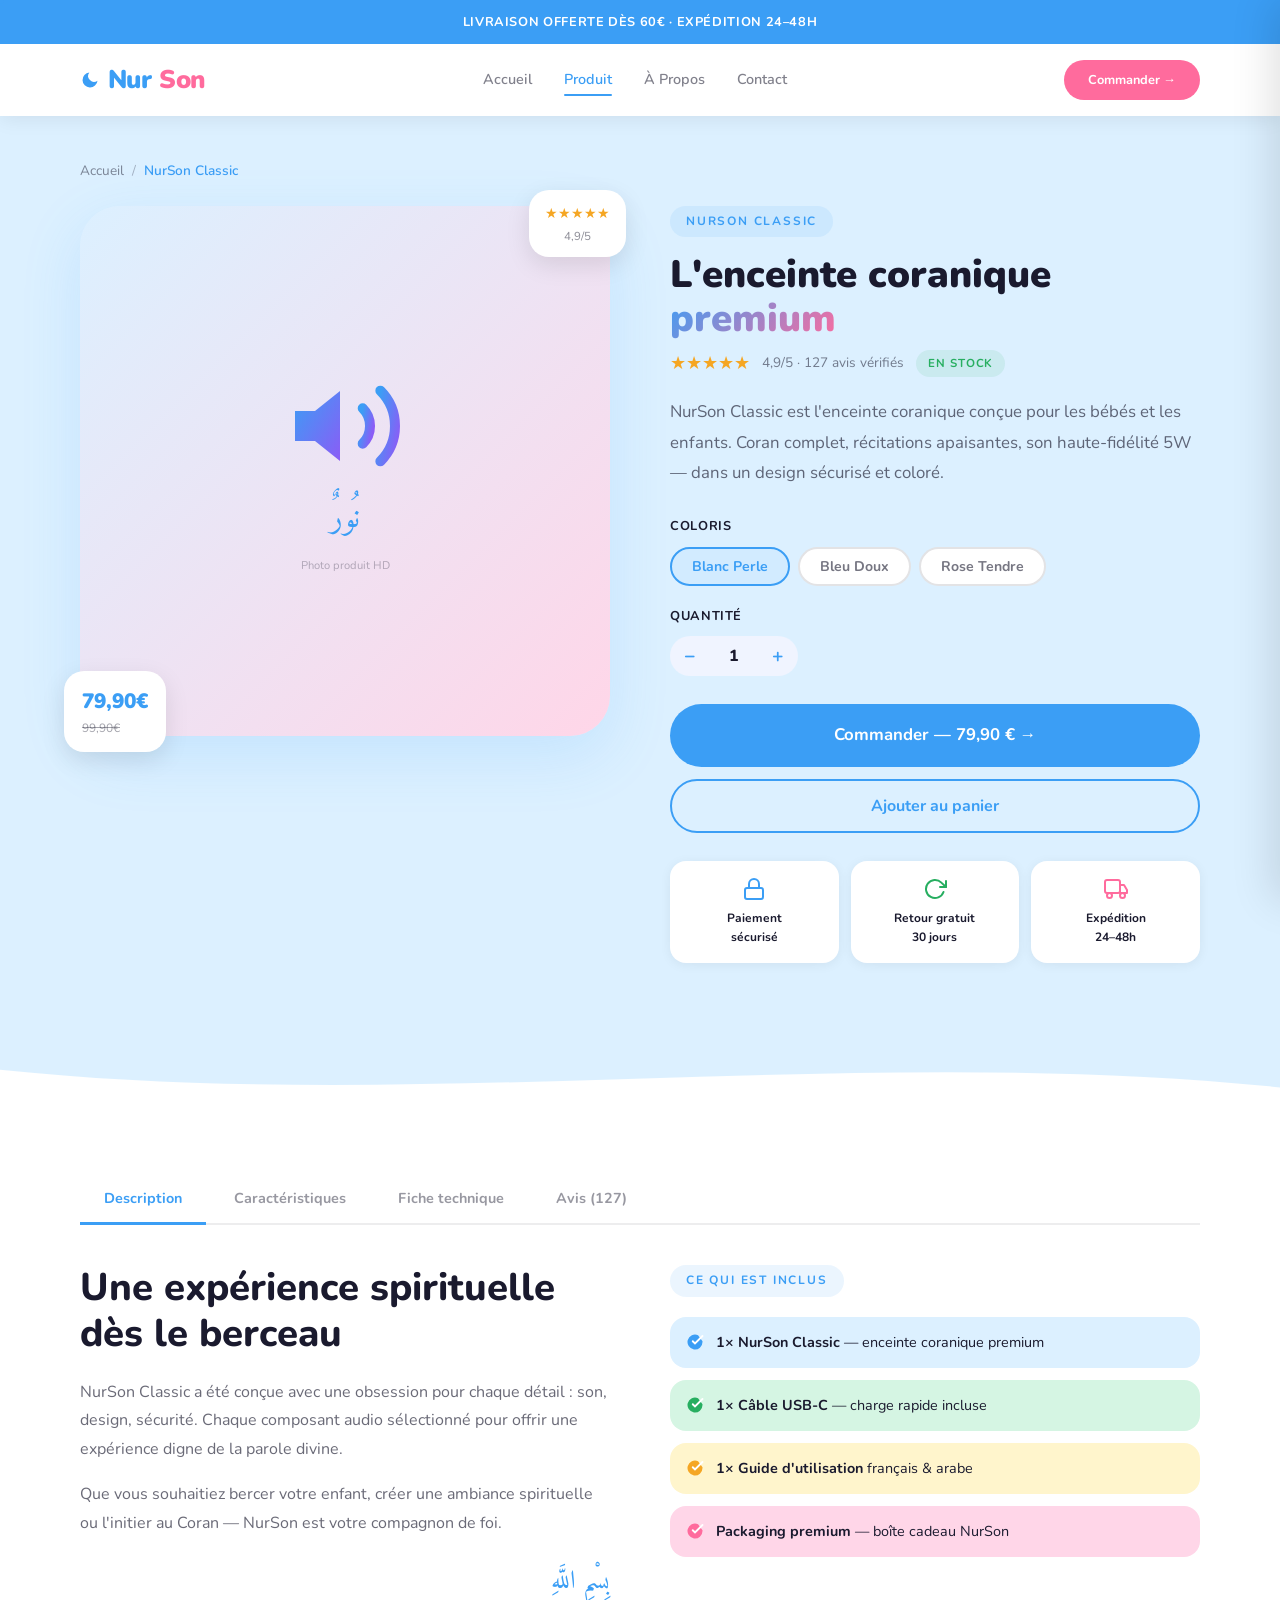
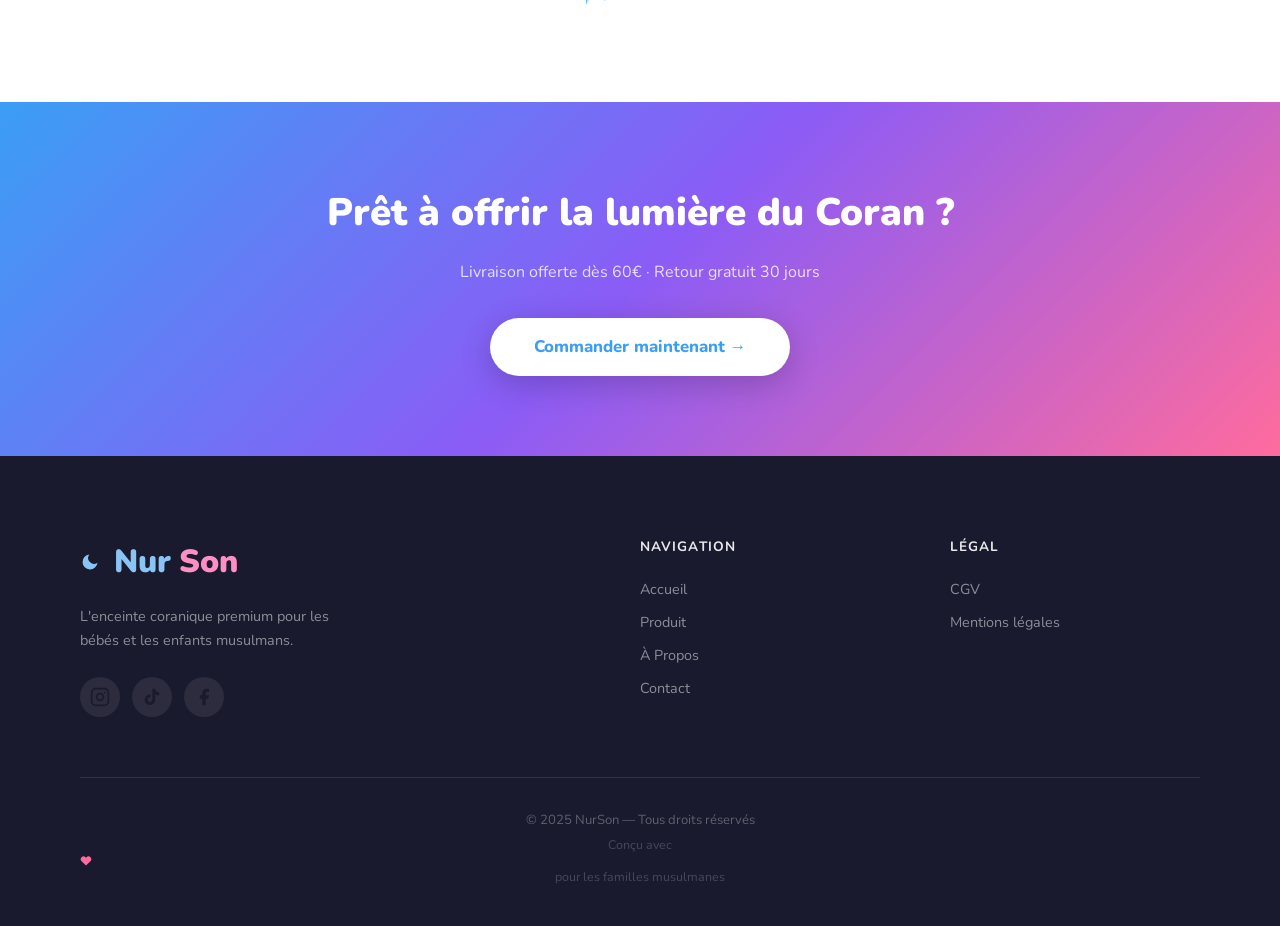
<file: produit.html>
<!DOCTYPE html>
<html lang="fr">
<head>
  <meta charset="UTF-8" />
  <meta name="viewport" content="width=device-width, initial-scale=1.0" />
  <title>NurSon Classic — Enceinte Coranique Premium | 79,90€</title>
  <meta name="description" content="NurSon Classic : enceinte coranique premium. Coran complet, 30 récitateurs, douas, nasheeds. Son HD, 12h autonomie, design épuré. 79,90€ · Livraison France." />
  <link rel="canonical" href="https://nurson.fr/produit.html" />
  <meta property="og:type" content="product" />
  <meta property="og:url" content="https://nurson.fr/produit.html" />
  <meta property="og:title" content="NurSon Classic — Enceinte Coranique Premium" />
  <meta property="og:image" content="https://nurson.fr/images/product-og.jpg" />

  <link rel="preconnect" href="https://fonts.googleapis.com" />
  <link rel="preconnect" href="https://fonts.gstatic.com" crossorigin />
  <link href="https://fonts.googleapis.com/css2?family=Cormorant+Garamond:ital,wght@0,300;0,400;0,600;1,300;1,400&family=Nunito:wght@400;500;600;700;800;900&family=Amiri:wght@400;700&display=swap" rel="stylesheet" />

  <link rel="stylesheet" href="css/style.css?v=14" />
  <link rel="stylesheet" href="css/animations.css?v=6" />
  <link rel="icon" type="image/svg+xml" href="images/favicon.svg" />

  <script type="application/ld+json">
  {"@context":"https://schema.org/","@type":"Product","name":"NurSon Classic — Enceinte Coranique Premium","description":"Enceinte coranique premium avec Coran complet, 30 récitateurs, traductions multilingues, douas quotidiennes et nasheeds.","sku":"NURSON-CLASSIC-001","brand":{"@type":"Brand","name":"NurSon"},"offers":{"@type":"Offer","url":"https://nurson.fr/produit.html","priceCurrency":"EUR","price":"79.90","availability":"https://schema.org/InStock","seller":{"@type":"Organization","name":"NurSon"}},"aggregateRating":{"@type":"AggregateRating","ratingValue":"4.9","reviewCount":"127"}}
  </script>
</head>
<body>

  <div id="loader" class="loader">
    <div class="loader__arabic">نُورٌ</div>
    <div class="loader__logo"><span style="color:#3B9EF5">Nur</span><em style="color:#FF6B9D">Son</em></div>
    <div class="loader__bar"><div class="loader__bar-fill"></div></div>
  </div>

  <div id="cursor-dot"></div>
  <div id="cursor-ring"></div>
  <div id="scroll-progress"></div>

  <div class="announcement-bar" role="banner">
    <span>LIVRAISON OFFERTE DÈS 60€ · EXPÉDITION 24–48H</span>
  </div>

  <nav class="nav" role="navigation" aria-label="Navigation principale">
    <div class="container">
      <div class="nav__inner">
        <a href="index.html" class="nav__logo" aria-label="NurSon — Accueil">
          <svg width="20" height="20" viewBox="0 0 24 24" fill="none" class="nav__logo-mark" aria-hidden="true"><path d="M21 12.79A9 9 0 1 1 11.21 3 7 7 0 0 0 21 12.79z" fill="currentColor"/></svg>
          <span style="color:#3B9EF5">Nur</span><span style="color:#FF6B9D">Son</span>
        </a>
        <div class="nav__links">
          <a href="index.html" class="nav__link">Accueil</a>
          <a href="produit.html" class="nav__link active">Produit</a>
          <a href="a-propos.html" class="nav__link">À Propos</a>
          <a href="contact.html" class="nav__link">Contact</a>
        </div>
        <div class="nav__cta">
          <a href="produit.html" class="btn btn-secondary" style="padding:10px 24px;font-size:0.8rem;">Commander →</a>
          <button class="nav__menu-btn" aria-label="Menu" aria-expanded="false"><span></span><span></span><span></span></button>
        </div>
      </div>
    </div>
  </nav>

  <div class="mobile-nav__overlay" id="mobileOverlay"></div>
  <nav class="mobile-nav" id="mobileNav" aria-label="Navigation mobile">
    <button class="mobile-nav__close" id="mobileNavClose" aria-label="Fermer">
      <svg width="20" height="20" viewBox="0 0 24 24" fill="none" aria-hidden="true"><line x1="18" y1="6" x2="6" y2="18" stroke="currentColor" stroke-width="2.5" stroke-linecap="round"/><line x1="6" y1="6" x2="18" y2="18" stroke="currentColor" stroke-width="2.5" stroke-linecap="round"/></svg>
    </button>
    <a href="index.html" class="mobile-nav__link">Accueil</a>
    <a href="produit.html" class="mobile-nav__link">Produit</a>
    <a href="a-propos.html" class="mobile-nav__link">À Propos</a>
    <a href="contact.html" class="mobile-nav__link">Contact</a>
    <a href="produit.html" class="btn btn-secondary btn-full mt-32">Commander maintenant</a>
  </nav>

  <main>

    <!-- Page hero — pastel blue bg -->
    <section class="page-hero" style="background:#DCF0FF; padding: 160px 0 80px; position:relative;">
      <div class="container">
        <nav class="breadcrumb" aria-label="Fil d'Ariane" style="margin-bottom:24px;">
          <a href="index.html" style="color:rgba(26,26,46,0.5);font-size:0.85rem;">Accueil</a>
          <span style="color:rgba(26,26,46,0.3);margin:0 8px;font-size:0.85rem;">/</span>
          <span style="color:#3B9EF5;font-size:0.85rem;font-weight:600;">NurSon Classic</span>
        </nav>
        <div style="display:grid; grid-template-columns:1fr 1fr; gap:60px; align-items:start;">

          <!-- Left: Product visual -->
          <div>
            <div style="background:linear-gradient(135deg,#DCF0FF,#FFD6E8);border-radius:40px;aspect-ratio:1;display:flex;align-items:center;justify-content:center;flex-direction:column;box-shadow:0 20px 60px rgba(59,158,245,0.15);position:relative;">
              <svg width="120" height="120" viewBox="0 0 24 24" fill="none" aria-hidden="true">
                <defs><linearGradient id="spkP" x1="0%" y1="0%" x2="100%" y2="100%"><stop offset="0%" stop-color="#3B9EF5"/><stop offset="100%" stop-color="#8B5CF6"/></linearGradient></defs>
                <polygon points="11 5 6 9 2 9 2 15 6 15 11 19 11 5" fill="url(#spkP)"/>
                <path d="M15.54 8.46a5 5 0 0 1 0 7.07" stroke="url(#spkP)" stroke-width="2" stroke-linecap="round"/>
                <path d="M19.07 4.93a10 10 0 0 1 0 14.14" stroke="url(#spkP)" stroke-width="2" stroke-linecap="round"/>
              </svg>
              <div style="font-family:'Amiri',serif;font-size:2rem;color:#3B9EF5;margin-top:8px;">نُورٌ</div>
              <p style="font-size:0.7rem;color:rgba(26,26,46,0.3);margin-top:12px;">Photo produit HD</p>
              <!-- Floating badges -->
              <div style="position:absolute;bottom:-16px;left:-16px;background:white;border-radius:20px;padding:14px 18px;box-shadow:0 8px 24px rgba(0,0,0,0.1);">
                <div style="font-weight:900;font-size:1.3rem;color:#3B9EF5;">79,90€</div>
                <div style="font-size:0.75rem;color:rgba(26,26,46,0.4);text-decoration:line-through;">99,90€</div>
              </div>
              <div style="position:absolute;top:-16px;right:-16px;background:white;border-radius:20px;padding:12px 16px;box-shadow:0 8px 24px rgba(0,0,0,0.1);text-align:center;">
                <div style="color:#F5A623;font-size:0.9rem;">★★★★★</div>
                <div style="font-size:0.72rem;color:rgba(26,26,46,0.5);margin-top:2px;">4,9/5</div>
              </div>
            </div>
          </div>

          <!-- Right: Product info -->
          <div>
            <span class="t-label">NurSon Classic</span>
            <h1 style="font-family:'Nunito',sans-serif;font-size:clamp(1.8rem,3vw,2.8rem);font-weight:900;color:#1A1A2E;margin:16px 0 8px;line-height:1.15;">
              L'enceinte coranique <span style="background:linear-gradient(135deg,#3B9EF5,#FF6B9D);-webkit-background-clip:text;-webkit-text-fill-color:transparent;background-clip:text;">premium</span>
            </h1>
            <div style="display:flex;align-items:center;gap:12px;margin-bottom:20px;">
              <span style="color:#F5A623;font-size:1.1rem;">★★★★★</span>
              <span style="font-size:0.85rem;color:rgba(26,26,46,0.55);">4,9/5 · 127 avis vérifiés</span>
              <span style="background:rgba(39,174,96,0.1);color:#27AE60;font-size:0.72rem;font-weight:700;letter-spacing:0.08em;text-transform:uppercase;padding:4px 12px;border-radius:999px;">En stock</span>
            </div>
            <p style="font-size:1.05rem;line-height:1.8;color:rgba(26,26,46,0.65);margin-bottom:28px;">
              NurSon Classic est l'enceinte coranique conçue pour les bébés et les enfants. Coran complet, récitations apaisantes, son haute-fidélité 5W — dans un design sécurisé et coloré.
            </p>

            <!-- Color options -->
            <div style="margin-bottom:20px;">
              <div style="font-size:0.8rem;font-weight:700;color:#1A1A2E;letter-spacing:0.05em;text-transform:uppercase;margin-bottom:10px;">Coloris</div>
              <div class="option-group">
                <button class="option-btn active">Blanc Perle</button>
                <button class="option-btn">Bleu Doux</button>
                <button class="option-btn">Rose Tendre</button>
              </div>
            </div>

            <!-- Quantity -->
            <div style="margin-bottom:28px;">
              <div style="font-size:0.8rem;font-weight:700;color:#1A1A2E;letter-spacing:0.05em;text-transform:uppercase;margin-bottom:10px;">Quantité</div>
              <div class="qty-wrap">
                <button class="qty-btn qty-minus" aria-label="Diminuer">−</button>
                <input type="number" class="qty-input" value="1" min="1" max="99" aria-label="Quantité"/>
                <button class="qty-btn qty-plus" aria-label="Augmenter">+</button>
              </div>
            </div>

            <!-- CTAs -->
            <div style="display:flex;flex-direction:column;gap:12px;margin-bottom:28px;">
              <a href="#" onclick="return false;" class="btn btn-primary btn-lg" style="justify-content:center;width:100%;">Commander — 79,90 € →</a>
              <button class="btn btn-outline btn-add-to-cart" style="justify-content:center;width:100%;">Ajouter au panier</button>
            </div>

            <!-- Trust items -->
            <div style="display:grid;grid-template-columns:repeat(3,1fr);gap:12px;">
              <div style="background:white;border-radius:16px;padding:16px;text-align:center;box-shadow:0 2px 12px rgba(0,0,0,0.06);">
                <svg width="24" height="24" viewBox="0 0 24 24" fill="none" style="color:#3B9EF5;margin:0 auto 8px;" aria-hidden="true"><rect x="3" y="11" width="18" height="11" rx="2" stroke="currentColor" stroke-width="2"/><path d="M7 11V7a5 5 0 0 1 10 0v4" stroke="currentColor" stroke-width="2" stroke-linecap="round"/></svg>
                <div style="font-size:0.75rem;font-weight:700;color:#1A1A2E;">Paiement<br/>sécurisé</div>
              </div>
              <div style="background:white;border-radius:16px;padding:16px;text-align:center;box-shadow:0 2px 12px rgba(0,0,0,0.06);">
                <svg width="24" height="24" viewBox="0 0 24 24" fill="none" style="color:#27AE60;margin:0 auto 8px;" aria-hidden="true"><polyline points="23 4 23 10 17 10" stroke="currentColor" stroke-width="2" stroke-linecap="round" stroke-linejoin="round"/><path d="M20.49 15a9 9 0 1 1-2.12-9.36L23 10" stroke="currentColor" stroke-width="2" stroke-linecap="round" stroke-linejoin="round"/></svg>
                <div style="font-size:0.75rem;font-weight:700;color:#1A1A2E;">Retour gratuit<br/>30 jours</div>
              </div>
              <div style="background:white;border-radius:16px;padding:16px;text-align:center;box-shadow:0 2px 12px rgba(0,0,0,0.06);">
                <svg width="24" height="24" viewBox="0 0 24 24" fill="none" style="color:#FF6B9D;margin:0 auto 8px;" aria-hidden="true"><rect x="1" y="3" width="15" height="13" rx="2" stroke="currentColor" stroke-width="2"/><path d="M16 8h4l3 5v3h-7V8z" stroke="currentColor" stroke-width="2" stroke-linecap="round" stroke-linejoin="round"/><circle cx="5.5" cy="18.5" r="2.5" stroke="currentColor" stroke-width="2"/><circle cx="18.5" cy="18.5" r="2.5" stroke="currentColor" stroke-width="2"/></svg>
                <div style="font-size:0.75rem;font-weight:700;color:#1A1A2E;">Expédition<br/>24–48h</div>
              </div>
            </div>
          </div>
        </div>
      </div>
    </section>

    <!-- Wave: blue → white -->
    <div class="wave-divider" aria-hidden="true" style="background:#DCF0FF;">
      <svg viewBox="0 0 1440 80" preserveAspectRatio="none" xmlns="http://www.w3.org/2000/svg">
        <path d="M0,30 C480,80 960,0 1440,50 L1440,80 L0,80 Z" fill="#FFFFFF"/>
      </svg>
    </div>

    <!-- Tabs section — white bg -->
    <section style="padding:60px 0 100px;background:white;" id="features">
      <div class="container">
        <div class="product-tabs">
          <div class="tabs-nav" role="tablist">
            <button class="tab-btn active" role="tab">Description</button>
            <button class="tab-btn" role="tab">Caractéristiques</button>
            <button class="tab-btn" role="tab">Fiche technique</button>
            <button class="tab-btn" role="tab">Avis (127)</button>
          </div>

          <!-- Description tab -->
          <div class="tab-panel active" role="tabpanel">
            <div style="display:grid;grid-template-columns:1fr 1fr;gap:60px;align-items:start;padding-top:40px;">
              <div>
                <h2 class="t-headline" style="margin-bottom:20px;">Une expérience spirituelle<br/>dès le berceau</h2>
                <p style="color:rgba(26,26,46,0.65);line-height:1.8;margin-bottom:16px;">NurSon Classic a été conçue avec une obsession pour chaque détail : son, design, sécurité. Chaque composant audio sélectionné pour offrir une expérience digne de la parole divine.</p>
                <p style="color:rgba(26,26,46,0.65);line-height:1.8;">Que vous souhaitiez bercer votre enfant, créer une ambiance spirituelle ou l'initier au Coran — NurSon est votre compagnon de foi.</p>
                <div style="font-family:'Amiri',serif;font-size:1.6rem;color:#3B9EF5;margin-top:24px;text-align:right;">بِسْمِ اللَّهِ</div>
              </div>
              <div>
                <div class="t-label" style="margin-bottom:20px;">Ce qui est inclus</div>
                <div style="display:flex;flex-direction:column;gap:12px;">
                  <div style="display:flex;gap:12px;align-items:flex-start;background:#DCF0FF;border-radius:16px;padding:14px 16px;">
                    <svg width="18" height="18" viewBox="0 0 24 24" fill="#3B9EF5" style="flex-shrink:0;margin-top:2px;" aria-hidden="true"><path d="M22 11.08V12a10 10 0 1 1-5.93-9.14"/><polyline points="22 4 12 14.01 9 11.01" stroke="white" stroke-width="2.5" fill="none" stroke-linecap="round"/></svg>
                    <span style="font-size:0.9rem;color:#1A1A2E;"><strong>1× NurSon Classic</strong> — enceinte coranique premium</span>
                  </div>
                  <div style="display:flex;gap:12px;align-items:flex-start;background:#D5F5E3;border-radius:16px;padding:14px 16px;">
                    <svg width="18" height="18" viewBox="0 0 24 24" fill="#27AE60" style="flex-shrink:0;margin-top:2px;" aria-hidden="true"><path d="M22 11.08V12a10 10 0 1 1-5.93-9.14"/><polyline points="22 4 12 14.01 9 11.01" stroke="white" stroke-width="2.5" fill="none" stroke-linecap="round"/></svg>
                    <span style="font-size:0.9rem;color:#1A1A2E;"><strong>1× Câble USB-C</strong> — charge rapide incluse</span>
                  </div>
                  <div style="display:flex;gap:12px;align-items:flex-start;background:#FFF5CC;border-radius:16px;padding:14px 16px;">
                    <svg width="18" height="18" viewBox="0 0 24 24" fill="#F5A623" style="flex-shrink:0;margin-top:2px;" aria-hidden="true"><path d="M22 11.08V12a10 10 0 1 1-5.93-9.14"/><polyline points="22 4 12 14.01 9 11.01" stroke="white" stroke-width="2.5" fill="none" stroke-linecap="round"/></svg>
                    <span style="font-size:0.9rem;color:#1A1A2E;"><strong>1× Guide d'utilisation</strong> français &amp; arabe</span>
                  </div>
                  <div style="display:flex;gap:12px;align-items:flex-start;background:#FFD6E8;border-radius:16px;padding:14px 16px;">
                    <svg width="18" height="18" viewBox="0 0 24 24" fill="#FF6B9D" style="flex-shrink:0;margin-top:2px;" aria-hidden="true"><path d="M22 11.08V12a10 10 0 1 1-5.93-9.14"/><polyline points="22 4 12 14.01 9 11.01" stroke="white" stroke-width="2.5" fill="none" stroke-linecap="round"/></svg>
                    <span style="font-size:0.9rem;color:#1A1A2E;"><strong>Packaging premium</strong> — boîte cadeau NurSon</span>
                  </div>
                </div>
              </div>
            </div>
          </div>

          <!-- Features tab -->
          <div class="tab-panel" role="tabpanel">
            <div style="display:grid;grid-template-columns:repeat(2,1fr);gap:20px;padding-top:40px;">
              <div style="background:#F8F9FF;border-radius:24px;padding:28px;display:flex;gap:16px;align-items:flex-start;">
                <div style="width:48px;height:48px;background:#DCF0FF;border-radius:14px;display:flex;align-items:center;justify-content:center;flex-shrink:0;">
                  <svg width="24" height="24" viewBox="0 0 24 24" fill="none" style="color:#3B9EF5;" aria-hidden="true"><path d="M2 3h6a4 4 0 0 1 4 4v14a3 3 0 0 0-3-3H2z" stroke="currentColor" stroke-width="2" stroke-linecap="round" stroke-linejoin="round"/><path d="M22 3h-6a4 4 0 0 0-4 4v14a3 3 0 0 1 3-3h7z" stroke="currentColor" stroke-width="2" stroke-linecap="round" stroke-linejoin="round"/></svg>
                </div>
                <div><div style="font-weight:800;color:#1A1A2E;margin-bottom:6px;">Coran complet</div><div style="font-size:0.88rem;color:rgba(26,26,46,0.6);line-height:1.6;">114 sourates intégrales, pré-chargées sur mémoire interne 8Go.</div></div>
              </div>
              <div style="background:#F8F9FF;border-radius:24px;padding:28px;display:flex;gap:16px;align-items:flex-start;">
                <div style="width:48px;height:48px;background:#FFD6E8;border-radius:14px;display:flex;align-items:center;justify-content:center;flex-shrink:0;">
                  <svg width="24" height="24" viewBox="0 0 24 24" fill="none" style="color:#FF6B9D;" aria-hidden="true"><path d="M9 18V5l12-2v13" stroke="currentColor" stroke-width="2" stroke-linecap="round" stroke-linejoin="round"/><circle cx="6" cy="18" r="3" stroke="currentColor" stroke-width="2"/><circle cx="18" cy="16" r="3" stroke="currentColor" stroke-width="2"/></svg>
                </div>
                <div><div style="font-weight:800;color:#1A1A2E;margin-bottom:6px;">30 récitateurs</div><div style="font-size:0.88rem;color:rgba(26,26,46,0.6);line-height:1.6;">Al-Ghamdi, Al-Minshawi, Mishary Alafasy et bien d'autres.</div></div>
              </div>
              <div style="background:#F8F9FF;border-radius:24px;padding:28px;display:flex;gap:16px;align-items:flex-start;">
                <div style="width:48px;height:48px;background:#D5F5E3;border-radius:14px;display:flex;align-items:center;justify-content:center;flex-shrink:0;">
                  <svg width="24" height="24" viewBox="0 0 24 24" fill="none" style="color:#27AE60;" aria-hidden="true"><circle cx="12" cy="12" r="10" stroke="currentColor" stroke-width="2"/><path d="M2 12h20M12 2a15.3 15.3 0 0 1 4 10 15.3 15.3 0 0 1-4 10 15.3 15.3 0 0 1-4-10 15.3 15.3 0 0 1 4-10z" stroke="currentColor" stroke-width="2"/></svg>
                </div>
                <div><div style="font-weight:800;color:#1A1A2E;margin-bottom:6px;">6 langues</div><div style="font-size:0.88rem;color:rgba(26,26,46,0.6);line-height:1.6;">Traductions : français, anglais, arabe, ourdou, indonésien, espagnol.</div></div>
              </div>
              <div style="background:#F8F9FF;border-radius:24px;padding:28px;display:flex;gap:16px;align-items:flex-start;">
                <div style="width:48px;height:48px;background:#FFF5CC;border-radius:14px;display:flex;align-items:center;justify-content:center;flex-shrink:0;">
                  <svg width="24" height="24" viewBox="0 0 24 24" fill="none" style="color:#F5A623;" aria-hidden="true"><path d="M20.84 4.61a5.5 5.5 0 0 0-7.78 0L12 5.67l-1.06-1.06a5.5 5.5 0 0 0-7.78 7.78l1.06 1.06L12 21.23l7.78-7.78 1.06-1.06a5.5 5.5 0 0 0 0-7.78z" stroke="currentColor" stroke-width="2" stroke-linecap="round" stroke-linejoin="round"/></svg>
                </div>
                <div><div style="font-weight:800;color:#1A1A2E;margin-bottom:6px;">200+ Douas</div><div style="font-size:0.88rem;color:rgba(26,26,46,0.6);line-height:1.6;">Douas du matin, soir, repas, voyage, les 99 noms d'Allah.</div></div>
              </div>
              <div style="background:#F8F9FF;border-radius:24px;padding:28px;display:flex;gap:16px;align-items:flex-start;">
                <div style="width:48px;height:48px;background:#DCF0FF;border-radius:14px;display:flex;align-items:center;justify-content:center;flex-shrink:0;">
                  <svg width="24" height="24" viewBox="0 0 24 24" fill="none" style="color:#3B9EF5;" aria-hidden="true"><rect x="2" y="7" width="16" height="10" rx="2" stroke="currentColor" stroke-width="2"/><path d="M18 11v2h4v-2h-4z" fill="currentColor"/><path d="M6 10v4M9 10v4M12 10v4" stroke="currentColor" stroke-width="2" stroke-linecap="round"/></svg>
                </div>
                <div><div style="font-weight:800;color:#1A1A2E;margin-bottom:6px;">+50h autonomie</div><div style="font-size:0.88rem;color:rgba(26,26,46,0.6);line-height:1.6;">Batterie rechargeable USB-C, idéale pour le Ramadan et les voyages.</div></div>
              </div>
              <div style="background:#F8F9FF;border-radius:24px;padding:28px;display:flex;gap:16px;align-items:flex-start;">
                <div style="width:48px;height:48px;background:#FFD6E8;border-radius:14px;display:flex;align-items:center;justify-content:center;flex-shrink:0;">
                  <svg width="24" height="24" viewBox="0 0 24 24" fill="none" style="color:#FF6B9D;" aria-hidden="true"><path d="M12 22s8-4 8-10V5l-8-3-8 3v7c0 6 8 10 8 10z" stroke="currentColor" stroke-width="2" stroke-linecap="round" stroke-linejoin="round"/><path d="M9 12l2 2 4-4" stroke="currentColor" stroke-width="2" stroke-linecap="round" stroke-linejoin="round"/></svg>
                </div>
                <div><div style="font-weight:800;color:#1A1A2E;margin-bottom:6px;">Certifié sécurité</div><div style="font-size:0.88rem;color:rgba(26,26,46,0.6);line-height:1.6;">Matériaux ABS non toxiques, volume limité. Certifié CE.</div></div>
              </div>
            </div>
          </div>

          <!-- Specs tab -->
          <div class="tab-panel" role="tabpanel">
            <div style="padding-top:40px;">
              <table class="specs-table" style="width:100%;border-collapse:collapse;" aria-label="Fiche technique NurSon Classic">
                <tbody>
                  <tr style="border-bottom:1px solid rgba(26,26,46,0.06);"><td style="padding:14px 16px;color:rgba(26,26,46,0.55);font-size:0.9rem;">Dimensions</td><td style="padding:14px 16px;font-weight:600;color:#1A1A2E;font-size:0.9rem;">14 × 8 × 6 cm</td></tr>
                  <tr style="border-bottom:1px solid rgba(26,26,46,0.06);background:#F8F9FF;"><td style="padding:14px 16px;color:rgba(26,26,46,0.55);font-size:0.9rem;">Poids</td><td style="padding:14px 16px;font-weight:600;color:#1A1A2E;font-size:0.9rem;">380 g</td></tr>
                  <tr style="border-bottom:1px solid rgba(26,26,46,0.06);"><td style="padding:14px 16px;color:rgba(26,26,46,0.55);font-size:0.9rem;">Puissance sonore</td><td style="padding:14px 16px;font-weight:600;color:#1A1A2E;font-size:0.9rem;">5W RMS</td></tr>
                  <tr style="border-bottom:1px solid rgba(26,26,46,0.06);background:#F8F9FF;"><td style="padding:14px 16px;color:rgba(26,26,46,0.55);font-size:0.9rem;">Batterie</td><td style="padding:14px 16px;font-weight:600;color:#1A1A2E;font-size:0.9rem;">2200 mAh Li-ion, USB-C</td></tr>
                  <tr style="border-bottom:1px solid rgba(26,26,46,0.06);"><td style="padding:14px 16px;color:rgba(26,26,46,0.55);font-size:0.9rem;">Autonomie</td><td style="padding:14px 16px;font-weight:600;color:#1A1A2E;font-size:0.9rem;">+50h à volume modéré</td></tr>
                  <tr style="border-bottom:1px solid rgba(26,26,46,0.06);background:#F8F9FF;"><td style="padding:14px 16px;color:rgba(26,26,46,0.55);font-size:0.9rem;">Connectivité</td><td style="padding:14px 16px;font-weight:600;color:#1A1A2E;font-size:0.9rem;">Bluetooth 5.0, USB-A, SD</td></tr>
                  <tr style="border-bottom:1px solid rgba(26,26,46,0.06);"><td style="padding:14px 16px;color:rgba(26,26,46,0.55);font-size:0.9rem;">Mémoire interne</td><td style="padding:14px 16px;font-weight:600;color:#1A1A2E;font-size:0.9rem;">8 Go</td></tr>
                  <tr style="border-bottom:1px solid rgba(26,26,46,0.06);background:#F8F9FF;"><td style="padding:14px 16px;color:rgba(26,26,46,0.55);font-size:0.9rem;">Langues</td><td style="padding:14px 16px;font-weight:600;color:#1A1A2E;font-size:0.9rem;">FR, EN, AR, UR, ID, ES</td></tr>
                  <tr style="border-bottom:1px solid rgba(26,26,46,0.06);"><td style="padding:14px 16px;color:rgba(26,26,46,0.55);font-size:0.9rem;">Matériaux</td><td style="padding:14px 16px;font-weight:600;color:#1A1A2E;font-size:0.9rem;">ABS premium + textile tissé</td></tr>
                  <tr><td style="padding:14px 16px;color:rgba(26,26,46,0.55);font-size:0.9rem;">Garantie</td><td style="padding:14px 16px;font-weight:600;color:#1A1A2E;font-size:0.9rem;">12 mois constructeur</td></tr>
                </tbody>
              </table>
            </div>
          </div>

          <!-- Reviews tab -->
          <div class="tab-panel" role="tabpanel">
            <div style="padding-top:40px;">
              <div style="display:flex;align-items:center;gap:24px;margin-bottom:40px;background:#FFF5CC;border-radius:24px;padding:28px;">
                <div style="text-align:center;">
                  <div style="font-size:3.5rem;font-weight:900;color:#1A1A2E;line-height:1;">4,9</div>
                  <div style="color:#F5A623;font-size:1.2rem;margin:4px 0;">★★★★★</div>
                  <div style="font-size:0.8rem;color:rgba(26,26,46,0.5);">127 avis</div>
                </div>
                <div style="flex:1;display:flex;flex-direction:column;gap:6px;">
                  <div style="display:flex;align-items:center;gap:8px;"><span style="font-size:0.8rem;color:rgba(26,26,46,0.5);width:16px;">5</span><div style="flex:1;background:rgba(26,26,46,0.08);border-radius:999px;height:8px;overflow:hidden;"><div style="width:85%;height:100%;background:#F5A623;border-radius:999px;"></div></div></div>
                  <div style="display:flex;align-items:center;gap:8px;"><span style="font-size:0.8rem;color:rgba(26,26,46,0.5);width:16px;">4</span><div style="flex:1;background:rgba(26,26,46,0.08);border-radius:999px;height:8px;overflow:hidden;"><div style="width:12%;height:100%;background:#F5A623;border-radius:999px;"></div></div></div>
                  <div style="display:flex;align-items:center;gap:8px;"><span style="font-size:0.8rem;color:rgba(26,26,46,0.5);width:16px;">3</span><div style="flex:1;background:rgba(26,26,46,0.08);border-radius:999px;height:8px;overflow:hidden;"><div style="width:3%;height:100%;background:#F5A623;border-radius:999px;"></div></div></div>
                </div>
              </div>
              <div style="display:grid;grid-template-columns:1fr 1fr;gap:20px;">
                <div style="background:#F8F9FF;border-radius:24px;padding:24px;">
                  <div style="color:#F5A623;margin-bottom:8px;">★★★★★</div>
                  <p style="font-size:0.9rem;color:rgba(26,26,46,0.7);line-height:1.7;font-style:italic;margin-bottom:16px;">"Mon bébé s'endort au son du Coran chaque soir. NurSon est devenu indispensable dans notre routine."</p>
                  <div style="font-weight:800;font-size:0.88rem;">Fatima B. — Paris</div>
                </div>
                <div style="background:#F8F9FF;border-radius:24px;padding:24px;">
                  <div style="color:#F5A623;margin-bottom:8px;">★★★★★</div>
                  <p style="font-size:0.9rem;color:rgba(26,26,46,0.7);line-height:1.7;font-style:italic;margin-bottom:16px;">"La qualité du son est impressionnante. Mon fils de 3 ans reconnaît déjà plusieurs sourates."</p>
                  <div style="font-weight:800;font-size:0.88rem;">Amir K. — Lyon</div>
                </div>
              </div>
            </div>
          </div>
        </div>
      </div>
    </section>

    <!-- CTA section -->
    <section style="background:linear-gradient(135deg,#3B9EF5,#8B5CF6,#FF6B9D);padding:80px 0;text-align:center;">
      <div class="container">
        <h2 style="color:white;font-size:clamp(1.6rem,3vw,2.4rem);font-weight:900;margin-bottom:16px;">Prêt à offrir la lumière du Coran ?</h2>
        <p style="color:rgba(255,255,255,0.8);font-size:1rem;margin-bottom:32px;">Livraison offerte dès 60€ · Retour gratuit 30 jours</p>
        <a href="#" onclick="return false;" class="btn" style="background:white;color:#3B9EF5;font-weight:800;font-size:1.05rem;padding:16px 44px;border-radius:999px;box-shadow:0 8px 32px rgba(0,0,0,0.2);">Commander maintenant →</a>
      </div>
    </section>

  </main>

  <footer class="footer">
    <div class="container">
      <div class="footer__inner">
        <div class="footer__brand">
          <div class="footer__logo">
            <svg width="20" height="20" viewBox="0 0 24 24" fill="none" style="color:#89C4F4;margin-right:6px;" aria-hidden="true"><path d="M21 12.79A9 9 0 1 1 11.21 3 7 7 0 0 0 21 12.79z" fill="currentColor"/></svg>
            <span style="color:#89C4F4">Nur</span><span style="color:#FF8EC4">Son</span>
          </div>
          <p class="footer__tagline">L'enceinte coranique premium pour les bébés et les enfants musulmans.</p>
          <div class="footer__social">
            <a href="#" class="footer__social-link" aria-label="Instagram"><svg width="20" height="20" viewBox="0 0 24 24" fill="none" aria-hidden="true"><rect x="2" y="2" width="20" height="20" rx="5" stroke="currentColor" stroke-width="2"/><circle cx="12" cy="12" r="4" stroke="currentColor" stroke-width="2"/><circle cx="17.5" cy="6.5" r="1" fill="currentColor"/></svg></a>
            <a href="#" class="footer__social-link" aria-label="TikTok"><svg width="20" height="20" viewBox="0 0 24 24" fill="currentColor" aria-hidden="true"><path d="M19.59 6.69a4.83 4.83 0 0 1-3.77-4.25V2h-3.45v13.67a2.89 2.89 0 0 1-2.88 2.5 2.89 2.89 0 0 1-2.89-2.89 2.89 2.89 0 0 1 2.89-2.89c.28 0 .54.04.79.1V9.01a6.37 6.37 0 0 0-.79-.05 6.34 6.34 0 0 0-6.34 6.34 6.34 6.34 0 0 0 6.34 6.34 6.34 6.34 0 0 0 6.33-6.34V8.69a8.18 8.18 0 0 0 4.78 1.52V6.74a4.85 4.85 0 0 1-1.01-.05z"/></svg></a>
            <a href="#" class="footer__social-link" aria-label="Facebook"><svg width="20" height="20" viewBox="0 0 24 24" fill="currentColor" aria-hidden="true"><path d="M18 2h-3a5 5 0 0 0-5 5v3H7v4h3v8h4v-8h3l1-4h-4V7a1 1 0 0 1 1-1h3z"/></svg></a>
          </div>
        </div>
        <div class="footer__col">
          <div class="footer__col-title">Navigation</div>
          <a href="index.html" class="footer__link">Accueil</a>
          <a href="produit.html" class="footer__link">Produit</a>
          <a href="a-propos.html" class="footer__link">À Propos</a>
          <a href="contact.html" class="footer__link">Contact</a>
        </div>
        <div class="footer__col">
          <div class="footer__col-title">Légal</div>
          <a href="cgv.html" class="footer__link">CGV</a>
          <a href="mentions-legales.html" class="footer__link">Mentions légales</a>
        </div>
      </div>
      <div class="footer__bottom">
        <p style="color:rgba(255,255,255,0.3);font-size:0.82rem;">© 2025 NurSon — Tous droits réservés</p>
        <p style="color:rgba(255,255,255,0.2);font-size:0.78rem;margin-top:4px;">Conçu avec <svg width="12" height="12" viewBox="0 0 24 24" fill="#FF6B9D" aria-hidden="true"><path d="M20.84 4.61a5.5 5.5 0 0 0-7.78 0L12 5.67l-1.06-1.06a5.5 5.5 0 0 0-7.78 7.78l1.06 1.06L12 21.23l7.78-7.78 1.06-1.06a5.5 5.5 0 0 0 0-7.78z"/></svg> pour les familles musulmanes</p>
      </div>
    </div>
  </footer>

  <div class="toast" role="alert" aria-live="polite"></div>
  <script src="js/main.js"></script>
</body>
</html>
</file>
<file: css/style.css>
/* NurSon — Style v11 — White + Pastel Colorful */

/* ============================================================
   RESET & BOX-SIZING
   ============================================================ */
*, *::before, *::after {
  box-sizing: border-box;
  margin: 0;
  padding: 0;
}

html {
  scroll-behavior: smooth;
  -webkit-text-size-adjust: 100%;
}

body {
  background: #FFFFFF;
  color: #1A1A2E;
  font-family: 'Nunito', sans-serif;
  font-size: 16px;
  line-height: 1.6;
  overflow-x: hidden;
}

a {
  text-decoration: none;
  color: inherit;
}

img, video, svg {
  max-width: 100%;
  display: block;
}

ul, ol { list-style: none; }

button {
  border: none;
  background: none;
  cursor: pointer;
  font-family: inherit;
}

/* ============================================================
   CSS VARIABLES
   ============================================================ */
:root {
  --white: #FFFFFF;
  --blue-p: #DCF0FF;
  --blue-a: #3B9EF5;
  --green-p: #D5F5E3;
  --green-a: #27AE60;
  --purple-a: #8B5CF6;
  --yellow-p: #FFF5CC;
  --yellow-a: #F5A623;
  --pink-p: #FFD6E8;
  --pink-a: #FF6B9D;
  --text: #1A1A2E;
  --text-soft: rgba(26,26,46,0.55);
  --r-full: 999px;
  --r-lg: 56px;
  --r-md: 32px;
  --ease-out: cubic-bezier(0.22, 1, 0.36, 1);
}

/* ============================================================
   CUSTOM CURSOR
   ============================================================ */
#cursor-dot,
#cursor-ring {
  position: fixed;
  top: 0;
  left: 0;
  pointer-events: none;
  z-index: 99998;
  border-radius: 50%;
  transform: translate(-50%, -50%);
  transition: opacity 0.3s;
}

#cursor-dot {
  width: 8px;
  height: 8px;
  background: var(--blue-a);
  transition: transform 0.08s linear, opacity 0.3s;
}

#cursor-ring {
  width: 36px;
  height: 36px;
  border: 2px solid var(--pink-a);
  opacity: 0.6;
  transition: transform 0.18s var(--ease-out), opacity 0.3s;
}

/* ============================================================
   CONTAINER & SECTION
   ============================================================ */
.container {
  max-width: 1200px;
  margin: 0 auto;
  padding: 0 40px;
}

.section {
  padding: 100px 0;
}

/* ============================================================
   ANNOUNCEMENT BAR
   ============================================================ */
.announcement-bar {
  background: var(--blue-a);
  color: #fff;
  height: 44px;
  display: flex;
  align-items: center;
  justify-content: center;
  font-size: 0.8rem;
  font-weight: 700;
  letter-spacing: 0.05em;
  text-align: center;
  position: fixed;
  top: 0;
  left: 0;
  right: 0;
  z-index: 9999;
}

/* ============================================================
   NAVIGATION
   ============================================================ */
.nav {
  position: fixed;
  top: 44px;
  left: 0;
  right: 0;
  z-index: 9998;
  background: #FFFFFF;
  box-shadow: 0 2px 20px rgba(0,0,0,0.08);
  transition: top 0.3s ease, box-shadow 0.3s ease;
}

.nav.scrolled {
  top: 0;
  box-shadow: 0 4px 32px rgba(0,0,0,0.12);
}

.nav__inner {
  display: flex;
  align-items: center;
  justify-content: space-between;
  height: 72px;
  gap: 24px;
}

.nav__logo {
  display: flex;
  align-items: center;
  gap: 8px;
  font-family: 'Nunito', sans-serif;
  font-size: 1.6rem;
  font-weight: 900;
  text-decoration: none;
  letter-spacing: -0.02em;
}

.nav__logo-mark {
  font-size: 1.3rem;
  color: var(--blue-a);
}

.nav__links {
  display: flex;
  align-items: center;
  gap: 32px;
}

.nav__link {
  font-size: 0.9rem;
  font-weight: 600;
  color: var(--text-soft);
  text-decoration: none;
  transition: color 0.2s;
  position: relative;
}

.nav__link::after {
  content: '';
  position: absolute;
  bottom: -4px;
  left: 0;
  right: 0;
  height: 2px;
  background: var(--blue-a);
  border-radius: 999px;
  transform: scaleX(0);
  transition: transform 0.2s var(--ease-out);
}

.nav__link:hover,
.nav__link.active {
  color: var(--blue-a);
}

.nav__link:hover::after,
.nav__link.active::after {
  transform: scaleX(1);
}

.nav__cta {
  display: flex;
  align-items: center;
  gap: 16px;
}

.nav__menu-btn {
  display: none;
  flex-direction: column;
  gap: 5px;
  padding: 8px;
  cursor: pointer;
}

.nav__menu-btn span {
  display: block;
  width: 22px;
  height: 2px;
  background: var(--text);
  border-radius: 999px;
  transition: transform 0.3s, opacity 0.3s;
}

/* ============================================================
   MOBILE NAV
   ============================================================ */
.mobile-nav {
  position: fixed;
  top: 0;
  right: 0;
  bottom: 0;
  width: 300px;
  background: #FFFFFF;
  z-index: 99997;
  padding: 80px 32px 40px;
  display: flex;
  flex-direction: column;
  gap: 8px;
  box-shadow: -8px 0 40px rgba(0,0,0,0.12);
  transform: translateX(100%);
  transition: transform 0.4s var(--ease-out);
}

.mobile-nav.open {
  transform: translateX(0);
}

.mobile-nav__close {
  position: absolute;
  top: 24px;
  right: 24px;
  width: 40px;
  height: 40px;
  border-radius: 50%;
  background: var(--pink-p);
  color: var(--pink-a);
  font-size: 1.1rem;
  display: flex;
  align-items: center;
  justify-content: center;
  cursor: pointer;
  border: none;
  font-weight: 700;
  transition: background 0.2s, color 0.2s;
}

.mobile-nav__close:hover {
  background: var(--pink-a);
  color: white;
}

.mobile-nav__link {
  display: block;
  font-size: 1.1rem;
  font-weight: 700;
  color: var(--text);
  padding: 12px 0;
  border-bottom: 1px solid rgba(26,26,46,0.06);
  transition: color 0.2s;
  text-decoration: none;
}

.mobile-nav__link:hover {
  color: var(--blue-a);
}

.mobile-nav__overlay {
  position: fixed;
  inset: 0;
  background: rgba(26,26,46,0.4);
  z-index: 99996;
  opacity: 0;
  pointer-events: none;
  transition: opacity 0.3s;
}

.mobile-nav__overlay.open {
  opacity: 1;
  pointer-events: all;
}

.btn-full { width: 100%; justify-content: center; }
.mt-32 { margin-top: 32px; }

/* ============================================================
   BUTTON SYSTEM
   ============================================================ */
.btn {
  display: inline-flex;
  align-items: center;
  gap: 8px;
  font-family: 'Nunito', sans-serif;
  font-weight: 700;
  font-size: 1rem;
  border-radius: var(--r-full);
  text-decoration: none;
  cursor: pointer;
  border: none;
  transition: transform 0.2s ease, box-shadow 0.2s ease;
  white-space: nowrap;
}

.btn:hover {
  transform: translateY(-2px);
  box-shadow: 0 8px 24px rgba(0,0,0,0.15);
}

.btn-primary {
  background: var(--blue-a);
  color: white;
  padding: 16px 40px;
}

.btn-primary:hover {
  box-shadow: 0 8px 24px rgba(59,158,245,0.4);
}

.btn-secondary {
  background: var(--pink-a);
  color: white;
  padding: 16px 40px;
}

.btn-secondary:hover {
  box-shadow: 0 8px 24px rgba(255,107,157,0.4);
}

.btn-outline {
  background: transparent;
  border: 2px solid var(--blue-a);
  color: var(--blue-a);
  padding: 14px 38px;
}

.btn-outline:hover {
  background: var(--blue-a);
  color: white;
}

.btn-lg {
  padding: 18px 48px;
  font-size: 1.05rem;
}

.btn-ghost {
  background: transparent;
  color: var(--text-soft);
  padding: 14px 24px;
}

.btn-ghost:hover {
  color: var(--blue-a);
  box-shadow: none;
  transform: none;
}

.btn-icon {
  width: 48px;
  height: 48px;
  border-radius: 50%;
  background: white;
  color: var(--blue-a);
  padding: 0;
  justify-content: center;
  font-size: 1.1rem;
  box-shadow: 0 4px 16px rgba(0,0,0,0.1);
}

.btn-icon:hover {
  background: var(--blue-a);
  color: white;
}

/* ============================================================
   TYPOGRAPHY UTILITIES
   ============================================================ */
.t-display {
  font-family: 'Cormorant Garamond', serif;
  font-size: clamp(2.4rem, 5vw, 4.2rem);
  font-weight: 700;
  line-height: 1.1;
}

.t-headline {
  font-family: 'Nunito', sans-serif;
  font-size: clamp(1.8rem, 3vw, 2.6rem);
  font-weight: 800;
  line-height: 1.2;
  color: var(--text);
}

.t-label {
  font-size: 0.75rem;
  font-weight: 700;
  letter-spacing: 0.15em;
  text-transform: uppercase;
  color: var(--blue-a);
  background: rgba(59,158,245,0.1);
  display: inline-block;
  padding: 6px 16px;
  border-radius: var(--r-full);
}

/* ============================================================
   SECTION HEADER
   ============================================================ */
.section-header { margin-bottom: 0; }

.section-header.center {
  text-align: center;
  max-width: 640px;
  margin: 0 auto;
}

.section-header__sub {
  font-size: 1.05rem;
  color: var(--text-soft);
  margin-top: 16px;
  line-height: 1.75;
}

/* ============================================================
   REVEAL ANIMATIONS
   ============================================================ */
.reveal-fade {
  opacity: 0;
  transform: translateY(24px);
  transition: opacity 0.7s ease, transform 0.7s ease;
}

.reveal-fade.visible {
  opacity: 1;
  transform: translateY(0);
}

.reveal-line {
  overflow: hidden;
}

.reveal-line > span {
  display: block;
  transform: translateY(100%);
  transition: transform 0.8s cubic-bezier(0.22, 1, 0.36, 1);
}

.reveal-line.visible > span {
  transform: translateY(0);
}

/* ============================================================
   WAVE DIVIDERS
   ============================================================ */
.wave-divider {
  line-height: 0;
  overflow: hidden;
}

.wave-divider svg {
  display: block;
  width: 100%;
}

/* ============================================================
   HERO SECTION
   ============================================================ */
.hero {
  position: relative;
  overflow: hidden;
  padding: 160px 0 100px;
  background: #FFFFFF;
}

.hero__blobs {
  position: absolute;
  inset: 0;
  pointer-events: none;
  z-index: 0;
}

/* Hero: 5 overlapping blobs with more richness */
.hero__blob {
  position: absolute;
  border-radius: 50%;
  filter: blur(80px);
  animation: blobFloat 14s ease-in-out infinite;
}

.hero__blob--blue {
  width: 600px;
  height: 600px;
  background: radial-gradient(circle, #B8DFFF 0%, #DCF0FF 60%, transparent 100%);
  top: -150px;
  right: -80px;
  opacity: 0.85;
}

.hero__blob--yellow {
  width: 450px;
  height: 450px;
  background: radial-gradient(circle, #FFE599 0%, #FFF5CC 60%, transparent 100%);
  bottom: -100px;
  left: -60px;
  opacity: 0.75;
  animation-delay: -5s;
}

.hero__blob--pink {
  width: 400px;
  height: 400px;
  background: radial-gradient(circle, #FFADD1 0%, #FFD6E8 60%, transparent 100%);
  top: 80px;
  left: -40px;
  opacity: 0.65;
  animation-delay: -9s;
}

.hero__blob--green {
  width: 300px;
  height: 300px;
  background: radial-gradient(circle, #A8E6C4 0%, #D5F5E3 60%, transparent 100%);
  bottom: 20px;
  right: 30%;
  opacity: 0.55;
  animation-delay: -3s;
}

.hero__blob--purple {
  width: 250px;
  height: 250px;
  background: radial-gradient(circle, #C4B5FD 0%, #EDE9FE 60%, transparent 100%);
  top: 40%;
  right: 10%;
  opacity: 0.45;
  animation-delay: -7s;
}

/* ============================================================
   HERO — Floating graphic symbols
   ============================================================ */
.hero__shapes {
  position: absolute;
  inset: 0;
  pointer-events: none;
  z-index: 0;
  overflow: hidden;
}

.hero__shape {
  position: absolute;
  animation: shapeFloat 9s ease-in-out infinite;
}

/* Croissant — haut gauche */
.hero__shape--moon {
  top: 18%;
  left: 6%;
  animation-delay: 0s;
  animation-duration: 10s;
  filter: drop-shadow(0 4px 12px rgba(255,107,157,0.3));
}

/* Étoile 4 branches — haut droite */
.hero__shape--star4 {
  top: 8%;
  right: 8%;
  animation-delay: -2s;
  animation-duration: 8s;
  filter: drop-shadow(0 4px 10px rgba(245,166,35,0.35));
}

/* Sparkle astérisque — milieu gauche */
.hero__shape--sparkle {
  top: 52%;
  left: 3%;
  animation-delay: -4s;
  animation-duration: 11s;
  filter: drop-shadow(0 2px 8px rgba(59,158,245,0.35));
}

/* Triangle outline — bas droite */
.hero__shape--triangle {
  bottom: 12%;
  right: 6%;
  animation-delay: -6s;
  animation-duration: 9.5s;
  filter: drop-shadow(0 4px 10px rgba(39,174,96,0.25));
}

/* Losange violet — bas gauche */
.hero__shape--diamond {
  bottom: 18%;
  left: 8%;
  animation-delay: -1.5s;
  animation-duration: 12s;
  filter: drop-shadow(0 4px 14px rgba(139,92,246,0.35));
}

/* Croix rose — milieu droite */
.hero__shape--plus {
  top: 38%;
  right: 4%;
  animation-delay: -5s;
  animation-duration: 7s;
  filter: drop-shadow(0 2px 8px rgba(255,107,157,0.3));
}

/* Anneau pointillé bleu — haut centre */
.hero__shape--ring-dashed {
  top: 12%;
  left: 40%;
  animation-delay: -3s;
  animation-duration: 14s;
  opacity: 0.8;
}

/* Flocon 6 branches orange — bas centre */
.hero__shape--hex {
  bottom: 8%;
  left: 35%;
  animation-delay: -7s;
  animation-duration: 10s;
  filter: drop-shadow(0 2px 8px rgba(245,166,35,0.3));
}

/* Petits cercles accent */
.hero__shape--dot-sm {
  width: 12px;
  height: 12px;
  border-radius: 50%;
  background: #FF6B9D;
  opacity: 0.5;
  top: 28%;
  left: 28%;
  animation-delay: -2.5s;
  animation-duration: 7s;
  box-shadow: 0 2px 8px rgba(255,107,157,0.5);
}

.hero__shape--dot-sm2 {
  width: 10px;
  height: 10px;
  border-radius: 50%;
  background: #27AE60;
  opacity: 0.45;
  top: 68%;
  right: 28%;
  animation-delay: -8s;
  animation-duration: 8s;
  box-shadow: 0 2px 8px rgba(39,174,96,0.5);
}

@keyframes shapeFloat {
  0%   { transform: translateY(0px)   rotate(0deg)  scale(1); }
  25%  { transform: translateY(-14px) rotate(6deg)  scale(1.04); }
  50%  { transform: translateY(-5px)  rotate(-4deg) scale(0.97); }
  75%  { transform: translateY(-18px) rotate(8deg)  scale(1.02); }
  100% { transform: translateY(0px)   rotate(0deg)  scale(1); }
}

.hero > .container {
  position: relative;
  z-index: 1;
}

.hero__inner {
  display: flex;
  align-items: center;
  gap: 80px;
}

.hero__content {
  flex: 1;
}

.hero__eyebrow {
  margin-bottom: 20px;
}

.hero__title {
  font-size: clamp(2.4rem, 5vw, 4rem);
  font-weight: 900;
  line-height: 1.1;
  color: #1A1A2E;
  margin: 20px 0 0;
}

.hero__title-gradient {
  background: linear-gradient(135deg, #3B9EF5, #FF6B9D);
  -webkit-background-clip: text;
  -webkit-text-fill-color: transparent;
  background-clip: text;
}

.hero__subtitle {
  font-size: 1.1rem;
  line-height: 1.8;
  color: rgba(26,26,46,0.6);
  max-width: 480px;
  margin: 24px 0 40px;
}

.hero__actions {
  display: flex;
  gap: 16px;
  flex-wrap: wrap;
}

.hero__trust {
  display: flex;
  gap: 20px;
  flex-wrap: wrap;
  margin-top: 32px;
  align-items: center;
}

.hero__trust-item {
  display: flex;
  align-items: center;
  gap: 8px;
  font-size: 0.88rem;
  font-weight: 600;
  color: rgba(26,26,46,0.6);
}

.hero__trust-dot {
  width: 8px;
  height: 8px;
  border-radius: 50%;
  flex-shrink: 0;
}

.hero__trust-dot--blue { background: #3B9EF5; }
.hero__trust-dot--green { background: #27AE60; }
.hero__trust-dot--pink { background: #FF6B9D; }

.hero__visual {
  flex: 0 0 420px;
  position: relative;
}

.hero__card {
  background: linear-gradient(135deg, #DCF0FF 0%, #FFD6E8 100%);
  border-radius: 56px;
  aspect-ratio: 1;
  display: flex;
  align-items: center;
  justify-content: center;
  flex-direction: column;
  box-shadow: 0 24px 64px rgba(59,158,245,0.2);
  position: relative;
  overflow: hidden;
}

.hero__card-icon {
  font-size: 6rem;
  line-height: 1;
}

.hero__card-arabic {
  font-family: 'Amiri', serif;
  font-size: 2rem;
  color: var(--blue-a);
  margin-top: 12px;
}

.hero__badge {
  position: absolute;
  bottom: -20px;
  left: -20px;
  background: white;
  border-radius: 24px;
  padding: 16px 20px;
  box-shadow: 0 8px 32px rgba(0,0,0,0.1);
  animation: bounceIn 0.6s var(--ease-out) 0.8s both;
}

/* ============================================================
   MARQUEE SECTION
   ============================================================ */
.marquee-section {
  background: linear-gradient(135deg, #3B9EF5, #8B5CF6);
  padding: 20px 0;
  overflow: hidden;
}

.marquee-track {
  display: flex;
  width: max-content;
  animation: marqueeScroll 25s linear infinite;
}

.marquee-item {
  color: white;
  font-weight: 700;
  font-size: 0.85rem;
  letter-spacing: 0.1em;
  text-transform: uppercase;
  padding: 0 32px;
  display: flex;
  align-items: center;
  gap: 16px;
  white-space: nowrap;
}

.marquee-dot {
  display: inline-block;
  background: rgba(255,255,255,0.4);
  width: 6px;
  height: 6px;
  border-radius: 50%;
  flex-shrink: 0;
  margin-left: 16px;
}

/* ============================================================
   FEATURES SECTION
   ============================================================ */
.features {
  background: #DCF0FF;
  padding: 0 0 100px;
  position: relative;
}

.features .container {
  padding-top: 80px;
}

.features__grid {
  display: grid;
  grid-template-columns: repeat(3, 1fr);
  gap: 24px;
  margin-top: 60px;
}

.feature-card {
  background: white;
  border-radius: 40px;
  padding: 48px 36px;
  text-align: center;
  box-shadow: 0 4px 24px rgba(59,158,245,0.1);
  transition: transform 0.3s ease, box-shadow 0.3s ease;
  position: relative;
}

.feature-card:hover {
  transform: translateY(-8px);
  box-shadow: 0 16px 48px rgba(59,158,245,0.2);
}

.feature-card::before {
  content: '';
  display: block;
  height: 4px;
  border-radius: 999px;
  margin-bottom: 24px;
}

.feature-card--blue::before { background: #3B9EF5; }
.feature-card--pink::before { background: #FF6B9D; }
.feature-card--green::before { background: #27AE60; }

.feature-card__icon {
  font-size: 3.5rem;
  margin-bottom: 20px;
  display: block;
  line-height: 1;
}

.feature-card__title {
  font-size: 1.2rem;
  font-weight: 800;
  color: #1A1A2E;
  margin-bottom: 12px;
}

.feature-card__text {
  color: rgba(26,26,46,0.6);
  line-height: 1.7;
  font-size: 0.95rem;
}

/* ============================================================
   SHOWCASE SECTION
   ============================================================ */
.showcase {
  background: white;
  padding: 0 0 100px;
}

.showcase .container {
  padding-top: 80px;
}

.showcase__inner {
  display: grid;
  grid-template-columns: 1fr 1fr;
  gap: 80px;
  align-items: center;
}

.showcase__img-frame {
  background: #D5F5E3;
  border-radius: 56px;
  aspect-ratio: 1;
  display: flex;
  align-items: center;
  justify-content: center;
  position: relative;
  overflow: visible;
}

.showcase__img-frame-emoji {
  font-size: 8rem;
  filter: drop-shadow(0 8px 24px rgba(39,174,96,0.2));
}

.showcase__badge-price {
  position: absolute;
  top: 24px;
  right: -16px;
  background: white;
  border-radius: 20px;
  padding: 16px 20px;
  box-shadow: 0 8px 32px rgba(0,0,0,0.1);
  text-align: center;
  z-index: 2;
}

.showcase__badge-price-main {
  font-size: 1.6rem;
  font-weight: 900;
  color: var(--green-a);
  line-height: 1;
}

.showcase__badge-price-old {
  font-size: 0.78rem;
  color: var(--text-soft);
  text-decoration: line-through;
  margin-top: 2px;
}

.showcase__badge-rating {
  position: absolute;
  bottom: 24px;
  left: -16px;
  background: white;
  border-radius: 20px;
  padding: 14px 18px;
  box-shadow: 0 8px 32px rgba(0,0,0,0.1);
  z-index: 2;
}

.showcase__badge-rating-stars {
  color: #F5A623;
  font-size: 0.9rem;
}

.showcase__badge-rating-text {
  font-size: 0.75rem;
  color: var(--text-soft);
  margin-top: 4px;
}

.showcase__description {
  font-size: 1.05rem;
  line-height: 1.85;
  color: rgba(26,26,46,0.62);
  margin-bottom: 32px;
  max-width: 440px;
}

.showcase__pills {
  display: flex;
  flex-direction: column;
  gap: 12px;
  margin-bottom: 36px;
}

.showcase__pill {
  display: flex;
  align-items: center;
  gap: 16px;
  background: #F8F8FC;
  border-radius: 20px;
  padding: 16px 20px;
  transition: transform 0.2s;
}

.showcase__pill:hover {
  transform: translateX(4px);
}

.showcase__pill-icon {
  width: 44px;
  height: 44px;
  border-radius: 14px;
  display: flex;
  align-items: center;
  justify-content: center;
  font-size: 1.3rem;
  flex-shrink: 0;
}

.showcase__pill-icon--blue { background: #DCF0FF; }
.showcase__pill-icon--green { background: #D5F5E3; }
.showcase__pill-icon--yellow { background: #FFF5CC; }
.showcase__pill-icon--pink { background: #FFD6E8; }

.showcase__pill-title {
  font-weight: 800;
  font-size: 0.95rem;
  color: var(--text);
}

.showcase__pill-text {
  font-size: 0.82rem;
  color: var(--text-soft);
  margin-top: 2px;
}

.showcase__cta {
  display: flex;
  gap: 16px;
  flex-wrap: wrap;
  align-items: center;
}

/* ============================================================
   WHY SECTION
   ============================================================ */
.why {
  background: #FFF5CC;
  padding: 0 0 100px;
}

.why .container {
  padding-top: 80px;
}

.why__grid {
  display: grid;
  grid-template-columns: repeat(2, 1fr);
  gap: 24px;
  margin-top: 60px;
}

.why-card {
  background: white;
  border-radius: 36px;
  padding: 40px 36px;
  transition: transform 0.3s ease;
}

.why-card:hover {
  transform: translateY(-4px);
}

.why-card__num {
  font-size: 3rem;
  font-weight: 900;
  line-height: 1;
  margin-bottom: 16px;
}

.why-card__num--blue { color: #3B9EF5; }
.why-card__num--green { color: #27AE60; }
.why-card__num--orange { color: #F5A623; }
.why-card__num--pink { color: #FF6B9D; }

.why-card__icon {
  font-size: 2rem;
  margin-bottom: 12px;
  display: block;
}

.why-card__title {
  font-size: 1.1rem;
  font-weight: 800;
  margin-bottom: 8px;
  color: var(--text);
}

.why-card__text {
  color: rgba(26,26,46,0.6);
  line-height: 1.7;
  font-size: 0.95rem;
}

/* ============================================================
   STATS SECTION
   ============================================================ */
.stats {
  background: #D5F5E3;
  padding: 0 0 100px;
}

.stats .container {
  padding-top: 60px;
}

.stats__grid {
  display: grid;
  grid-template-columns: repeat(4, 1fr);
  gap: 24px;
}

.stat-item {
  background: white;
  border-radius: 32px;
  padding: 40px 24px;
  text-align: center;
  transition: transform 0.3s ease;
}

.stat-item:hover {
  transform: translateY(-4px);
}

.stat-item__num {
  font-size: 2.8rem;
  font-weight: 900;
  line-height: 1;
}

.stat-item__label {
  color: rgba(26,26,46,0.6);
  font-size: 0.9rem;
  margin-top: 8px;
  font-weight: 600;
}

/* ============================================================
   TESTIMONIALS SECTION
   ============================================================ */
.testimonials {
  background: #FFD6E8;
  padding: 0 0 100px;
}

.testimonials .container {
  padding-top: 80px;
}

.testimonials__header {
  margin-bottom: 48px;
}

.testimonials__track-wrap {
  overflow: hidden;
  cursor: grab;
}

.testimonials__track-wrap:active {
  cursor: grabbing;
}

.testimonials__track {
  display: flex;
  gap: 24px;
  padding: 8px 4px 24px;
  overflow-x: auto;
  scroll-snap-type: x mandatory;
  -webkit-overflow-scrolling: touch;
  scrollbar-width: none;
}

.testimonials__track::-webkit-scrollbar { display: none; }

.testi-card {
  background: white;
  border-radius: 32px;
  padding: 36px;
  flex: 0 0 320px;
  scroll-snap-align: start;
  transition: transform 0.3s ease;
}

.testi-card:hover {
  transform: translateY(-4px);
}

.testi-card__stars {
  color: #F5A623;
  font-size: 1rem;
  letter-spacing: 2px;
  margin-bottom: 16px;
}

.testi-card__text {
  font-style: italic;
  color: rgba(26,26,46,0.7);
  line-height: 1.75;
  font-size: 0.95rem;
}

.testi-card__author {
  display: flex;
  align-items: center;
  gap: 12px;
  margin-top: 20px;
}

.testi-card__avatar {
  width: 44px;
  height: 44px;
  border-radius: 50%;
  background: linear-gradient(135deg, #DCF0FF, #FFD6E8);
  display: flex;
  align-items: center;
  justify-content: center;
  font-weight: 800;
  font-size: 1rem;
  color: var(--blue-a);
  flex-shrink: 0;
}

.testi-card__name {
  font-weight: 800;
  font-size: 0.95rem;
  color: var(--text);
}

.testi-card__loc {
  color: rgba(26,26,46,0.45);
  font-size: 0.8rem;
  margin-top: 2px;
}

.testimonials__nav {
  display: flex;
  gap: 12px;
  justify-content: center;
  margin-top: 32px;
}

.testi-nav-btn {
  width: 48px;
  height: 48px;
  border-radius: 50%;
  background: white;
  color: var(--blue-a);
  font-size: 1.1rem;
  display: flex;
  align-items: center;
  justify-content: center;
  box-shadow: 0 4px 16px rgba(0,0,0,0.1);
  border: none;
  cursor: pointer;
  transition: background 0.2s, color 0.2s, transform 0.2s;
}

.testi-nav-btn:hover {
  background: var(--blue-a);
  color: white;
  transform: scale(1.05);
}

/* ============================================================
   ARABIC VERSE SECTION
   ============================================================ */
.verse-section {
  background: white;
  padding: 80px 0;
  text-align: center;
}

.verse-divider {
  display: flex;
  align-items: center;
  gap: 20px;
  max-width: 480px;
  margin: 0 auto 32px;
}

.verse-divider__line {
  flex: 1;
  height: 1px;
  background: linear-gradient(90deg, transparent, rgba(59,158,245,0.3), transparent);
}

.verse-divider__star {
  color: var(--blue-a);
  font-size: 1rem;
}

.t-arabic {
  font-family: 'Amiri', serif;
  font-size: clamp(1.8rem, 4vw, 2.8rem);
  color: var(--text);
  line-height: 1.8;
  direction: rtl;
  margin-bottom: 16px;
}

.verse-section__ref {
  font-size: 0.9rem;
  color: var(--text-soft);
  font-style: italic;
  margin-bottom: 32px;
}

/* ============================================================
   CTA SECTION
   ============================================================ */
.cta-section {
  background: linear-gradient(135deg, #3B9EF5 0%, #8B5CF6 50%, #FF6B9D 100%);
  padding: 100px 0;
  position: relative;
  overflow: hidden;
}

.cta-section::before {
  content: '';
  position: absolute;
  top: -50%;
  left: -50%;
  width: 200%;
  height: 200%;
  background: radial-gradient(circle at 30% 50%, rgba(255,255,255,0.05) 0%, transparent 50%),
              radial-gradient(circle at 70% 50%, rgba(255,255,255,0.05) 0%, transparent 50%);
  pointer-events: none;
}

/* ============================================================
   FOOTER
   ============================================================ */
.footer {
  background: #1A1A2E;
  padding: 80px 0 40px;
}

.footer__inner {
  display: grid;
  grid-template-columns: 2fr 1fr 1fr;
  gap: 60px;
  padding-bottom: 60px;
  border-bottom: 1px solid rgba(255,255,255,0.1);
}

.footer__logo {
  font-family: 'Nunito', sans-serif;
  font-size: 2rem;
  font-weight: 900;
  margin-bottom: 16px;
  display: flex;
  align-items: center;
  gap: 8px;
}

.footer__logo-mark {
  font-size: 1.4rem;
  color: #89C4F4;
}

.footer__tagline {
  color: rgba(255,255,255,0.5);
  font-size: 0.9rem;
  line-height: 1.7;
  max-width: 280px;
  margin-bottom: 24px;
}

.footer__social {
  display: flex;
  gap: 12px;
}

.footer__social-link {
  width: 40px;
  height: 40px;
  border-radius: 50%;
  background: rgba(255,255,255,0.08);
  display: flex;
  align-items: center;
  justify-content: center;
  font-size: 1rem;
  transition: background 0.2s, transform 0.2s;
  text-decoration: none;
}

.footer__social-link:hover {
  background: rgba(255,255,255,0.16);
  transform: translateY(-2px);
}

.footer__col-title {
  color: rgba(255,255,255,0.9);
  font-weight: 700;
  margin-bottom: 20px;
  font-size: 0.85rem;
  letter-spacing: 0.08em;
  text-transform: uppercase;
}

.footer__link {
  display: block;
  color: rgba(255,255,255,0.5);
  font-size: 0.9rem;
  margin-bottom: 10px;
  transition: color 0.2s;
  text-decoration: none;
}

.footer__link:hover { color: #89C4F4; }

.footer__bottom {
  padding-top: 32px;
  text-align: center;
}

/* ============================================================
   MISC UTILITIES
   ============================================================ */
.stagger-children > *:nth-child(1) { transition-delay: 0s; }
.stagger-children > *:nth-child(2) { transition-delay: 0.08s; }
.stagger-children > *:nth-child(3) { transition-delay: 0.16s; }
.stagger-children > *:nth-child(4) { transition-delay: 0.24s; }

.divider {
  border: none;
  border-top: 1px solid rgba(26,26,46,0.08);
  margin: 48px 0;
}

.toast {
  position: fixed;
  bottom: 32px;
  left: 50%;
  transform: translateX(-50%) translateY(20px);
  background: #1A1A2E;
  color: white;
  padding: 14px 28px;
  border-radius: 999px;
  font-size: 0.9rem;
  font-weight: 600;
  opacity: 0;
  pointer-events: none;
  transition: opacity 0.3s, transform 0.3s;
  z-index: 99999;
}

.toast.show {
  opacity: 1;
  transform: translateX(-50%) translateY(0);
}

/* ============================================================
   PRODUCT PAGE — TABS, QTY, OPTIONS
   ============================================================ */

/* ---- Product page ---- */
.product-tabs { margin-top: 0; }
.tabs-nav {
  display: flex;
  gap: 4px;
  border-bottom: 2px solid rgba(26,26,46,0.08);
  margin-bottom: 0;
  flex-wrap: wrap;
}
.tab-btn {
  background: transparent;
  border: none;
  padding: 14px 24px;
  font-family: 'Nunito', sans-serif;
  font-size: 0.9rem;
  font-weight: 700;
  color: rgba(26,26,46,0.45);
  cursor: pointer;
  border-bottom: 3px solid transparent;
  margin-bottom: -2px;
  transition: color 0.2s, border-color 0.2s;
}
.tab-btn.active, .tab-btn:hover { color: #3B9EF5; border-bottom-color: #3B9EF5; }
.tab-panel { display: none; }
.tab-panel.active { display: block; }

.qty-wrap {
  display: inline-flex;
  align-items: center;
  background: #F0F4FF;
  border-radius: 999px;
  overflow: hidden;
}
.qty-btn {
  width: 40px; height: 40px;
  background: transparent;
  border: none;
  font-size: 1.2rem;
  font-weight: 700;
  color: #3B9EF5;
  cursor: pointer;
  display: flex;
  align-items: center;
  justify-content: center;
  transition: background 0.2s;
}
.qty-btn:hover { background: rgba(59,158,245,0.1); }
.qty-input {
  width: 48px;
  text-align: center;
  border: none;
  background: transparent;
  font-family: 'Nunito', sans-serif;
  font-size: 1rem;
  font-weight: 800;
  color: #1A1A2E;
  -moz-appearance: textfield;
}
.qty-input::-webkit-outer-spin-button,
.qty-input::-webkit-inner-spin-button { -webkit-appearance: none; }

.option-group { display: flex; flex-wrap: wrap; gap: 8px; }
.option-btn {
  background: white;
  border: 2px solid rgba(26,26,46,0.12);
  border-radius: 999px;
  padding: 8px 20px;
  font-family: 'Nunito', sans-serif;
  font-size: 0.88rem;
  font-weight: 700;
  color: rgba(26,26,46,0.6);
  cursor: pointer;
  transition: all 0.2s;
}
.option-btn.active, .option-btn:hover {
  border-color: #3B9EF5;
  color: #3B9EF5;
  background: rgba(59,158,245,0.06);
}

/* Breadcrumb */
.breadcrumb { display: flex; align-items: center; }

/* ============================================================
   RESPONSIVE — TABLET
   ============================================================ */
@media (max-width: 1024px) {
  .showcase__inner {
    gap: 48px;
  }

  .stats__grid {
    grid-template-columns: repeat(2, 1fr);
  }
}

/* ============================================================
   RESPONSIVE — MOBILE
   ============================================================ */
@media (max-width: 768px) {
  .container {
    padding: 0 20px;
  }

  /* Nav */
  .nav__links {
    display: none;
  }

  .nav__menu-btn {
    display: flex;
  }

  /* Hero */
  .hero {
    padding: 140px 0 80px;
  }

  .hero__inner {
    flex-direction: column;
    gap: 48px;
  }

  .hero__visual {
    flex: unset;
    width: 100%;
    max-width: 340px;
    margin: 0 auto;
  }

  .hero__title {
    font-size: 2.4rem;
  }

  .hero__subtitle {
    font-size: 1rem;
  }

  .hero__actions {
    flex-direction: column;
    align-items: flex-start;
  }

  .hero__blob--blue {
    width: 300px;
    height: 300px;
    right: -60px;
    top: -60px;
  }

  .hero__blob--yellow {
    width: 250px;
    height: 250px;
  }

  .hero__blob--pink {
    width: 200px;
    height: 200px;
  }

  .hero__blob--green {
    width: 180px;
    height: 180px;
  }

  .hero__blob--purple {
    width: 150px;
    height: 150px;
  }

  /* Features */
  .features__grid {
    grid-template-columns: 1fr;
  }

  /* Showcase */
  .showcase__inner {
    grid-template-columns: 1fr;
    gap: 48px;
  }

  .showcase__badge-price {
    right: 16px;
  }

  .showcase__badge-rating {
    left: 16px;
  }

  /* Why */
  .why__grid {
    grid-template-columns: 1fr;
  }

  /* Stats */
  .stats__grid {
    grid-template-columns: repeat(2, 1fr);
  }

  /* Footer */
  .footer__inner {
    grid-template-columns: 1fr;
    gap: 40px;
  }

  /* Buttons */
  .btn-lg {
    padding: 16px 36px;
    font-size: 1rem;
  }

  /* Testimonials */
  .testi-card {
    flex: 0 0 280px;
  }

  /* Section */
  .section { padding: 72px 0; }
}

@media (max-width: 480px) {
  .hero__title {
    font-size: 2rem;
  }

  .hero__trust {
    gap: 12px;
  }

  .stats__grid {
    grid-template-columns: 1fr 1fr;
    gap: 16px;
  }

  .why-card {
    padding: 28px 24px;
  }

  .feature-card {
    padding: 36px 24px;
  }

  .testi-card {
    flex: 0 0 260px;
    padding: 28px;
  }
}
</file>
<file: css/animations.css>
/* ============================================
   NurSon — Animations v6 — Pastel Colorful
   ============================================ */

/* ---- Tilt card effect (via JS) ---- */
.tilt-card {
  transform-style: preserve-3d;
  transition: transform 0.1s linear;
  will-change: transform;
}
.tilt-card__inner { transform: translateZ(20px); }

/* ---- Parallax container ---- */
[data-parallax] { will-change: transform; }

/* ---- Text scramble placeholder ---- */
.scramble-text { font-variant-numeric: tabular-nums; }

/* ---- Counter ---- */
.counter { font-variant-numeric: tabular-nums; }

/* ---- Loading screen ---- */
.loader {
  position: fixed;
  inset: 0;
  background: #FFFFFF;
  z-index: 99999;
  display: flex;
  align-items: center;
  justify-content: center;
  flex-direction: column;
  gap: 32px;
  color: #1A1A2E;
  animation: loaderForceHide 4s linear forwards;
}

.loader.done {
  opacity: 0;
  transform: translateY(-20px);
  pointer-events: none;
}

.loader__logo {
  font-family: 'Nunito', sans-serif;
  font-size: 2.6rem;
  font-weight: 900;
  letter-spacing: -0.02em;
}

.loader__logo em {
  font-style: normal;
}

.loader__arabic {
  font-family: 'Amiri', serif;
  font-size: 1.5rem;
  color: rgba(59,158,245,0.65);
  animation: fadeInUp 1s ease forwards;
  direction: rtl;
}

.loader__bar {
  width: 160px;
  height: 4px;
  background: rgba(26,26,46,0.08);
  border-radius: 4px;
  overflow: hidden;
}

.loader__bar-fill {
  height: 100%;
  background: #3B9EF5;
  border-radius: 4px;
  width: 0%;
  animation: loaderFill 1.4s cubic-bezier(0.22, 1, 0.36, 1) forwards;
}

/* CSS hard fallback: force-hide loader after 4s if JS never runs */
@keyframes loaderForceHide {
  0%   { opacity: 1; pointer-events: all; }
  99%  { opacity: 1; pointer-events: all; }
  100% { opacity: 0; pointer-events: none; visibility: hidden; }
}

@keyframes loaderFill { to { width: 100%; } }

@keyframes fadeInUp {
  from { opacity: 0; transform: translateY(12px); }
  to   { opacity: 1; transform: translateY(0); }
}

/* ---- Scroll progress bar ---- */
#scroll-progress {
  position: fixed;
  top: 0;
  left: 0;
  height: 3px;
  background: linear-gradient(90deg, #3B9EF5, #FF6B9D);
  z-index: 100001;
  width: 0%;
  transition: width 0.1s linear;
}

/* ---- Islamic star SVG animation ---- */
.star-svg { pointer-events: none; }
.star-outer { animation: geoRotate 80s linear infinite; transform-origin: center; }
.star-inner { animation: geoRotate 50s linear infinite reverse; transform-origin: center; }
.star-mid   { animation: geoRotate 30s linear infinite; transform-origin: center; }

/* ---- Keyframes ---- */
@keyframes geoRotate {
  from { transform: rotate(0deg); }
  to   { transform: rotate(360deg); }
}

@keyframes blobMorph {
  0%, 100% { border-radius: 60% 40% 70% 30% / 50% 60% 40% 70%; }
  33%       { border-radius: 40% 60% 30% 70% / 60% 40% 70% 30%; }
  66%       { border-radius: 70% 30% 40% 60% / 40% 70% 30% 60%; }
}

@keyframes blobFloat {
  0%, 100% { transform: translate(0, 0) scale(1); }
  33%       { transform: translate(20px, -15px) scale(1.05); }
  66%       { transform: translate(-10px, 20px) scale(0.97); }
}

@keyframes bounceIn {
  0%   { transform: scale(0.8); opacity: 0; }
  60%  { transform: scale(1.05); opacity: 1; }
  100% { transform: scale(1); }
}

@keyframes marqueeScroll {
  from { transform: translateX(0); }
  to   { transform: translateX(-50%); }
}

@keyframes ringPulse {
  0%, 100% { opacity: 0.3; transform: scale(1); }
  50%       { opacity: 0.6; transform: scale(1.04); }
}

/* ---- Shine sweep ---- */
@keyframes shineSweep {
  from { transform: translateX(-100%) skewX(-15deg); }
  to   { transform: translateX(200%) skewX(-15deg); }
}

.shine-sweep {
  position: relative;
  overflow: hidden;
}

.shine-sweep::after {
  content: '';
  position: absolute;
  top: 0;
  left: 0;
  width: 40%;
  height: 100%;
  background: linear-gradient(90deg, transparent, rgba(255,255,255,0.12), transparent);
  animation: shineSweep 4s ease-in-out infinite 2s;
}

/* ---- Gradient border ---- */
.gradient-border {
  position: relative;
  border-radius: var(--r-md);
}
.gradient-border::before {
  content: '';
  position: absolute;
  inset: -1px;
  border-radius: inherit;
  background: linear-gradient(135deg, rgba(59,158,245,0.4), transparent 50%, rgba(255,107,157,0.1));
  pointer-events: none;
  z-index: 0;
}
.gradient-border > * { position: relative; z-index: 1; }

/* ---- Stagger children ---- */
.stagger-children > *:nth-child(1) { transition-delay: 0s; }
.stagger-children > *:nth-child(2) { transition-delay: 0.08s; }
.stagger-children > *:nth-child(3) { transition-delay: 0.16s; }
.stagger-children > *:nth-child(4) { transition-delay: 0.24s; }
.stagger-children > *:nth-child(5) { transition-delay: 0.32s; }
.stagger-children > *:nth-child(6) { transition-delay: 0.40s; }

/* ---- Active nav line ---- */
.nav__link.active::after { animation: none; width: 100%; }

/* ---- FAQ Accordion ---- */
details[open] summary { color: #3B9EF5; }

details summary {
  padding: 20px 0;
  font-weight: 600;
  font-size: 0.95rem;
  color: #1A1A2E;
  display: flex;
  justify-content: space-between;
  align-items: center;
  border-bottom: 1px solid rgba(26,26,46,0.08);
  transition: color 0.3s;
  cursor: pointer;
}

details summary .chevron {
  width: 20px;
  height: 20px;
  border: 1px solid rgba(26,26,46,0.12);
  border-radius: 50%;
  display: flex;
  align-items: center;
  justify-content: center;
  font-size: 0.7rem;
  flex-shrink: 0;
  transition: transform 0.3s, border-color 0.3s;
  color: #3B9EF5;
}

details[open] summary .chevron {
  transform: rotate(180deg);
  border-color: #3B9EF5;
}

details .faq-body {
  padding: 16px 0 20px;
  font-size: 0.875rem;
  color: rgba(26,26,46,0.62);
  line-height: 1.75;
  border-bottom: 1px solid rgba(26,26,46,0.08);
}

details .faq-body a { color: #3B9EF5; text-decoration: underline; }

/* ---- Loader transition (managed by JS) ---- */
.loader {
  transition: opacity 0.8s cubic-bezier(0.22, 1, 0.36, 1),
              transform 0.8s cubic-bezier(0.22, 1, 0.36, 1);
}
</file>
